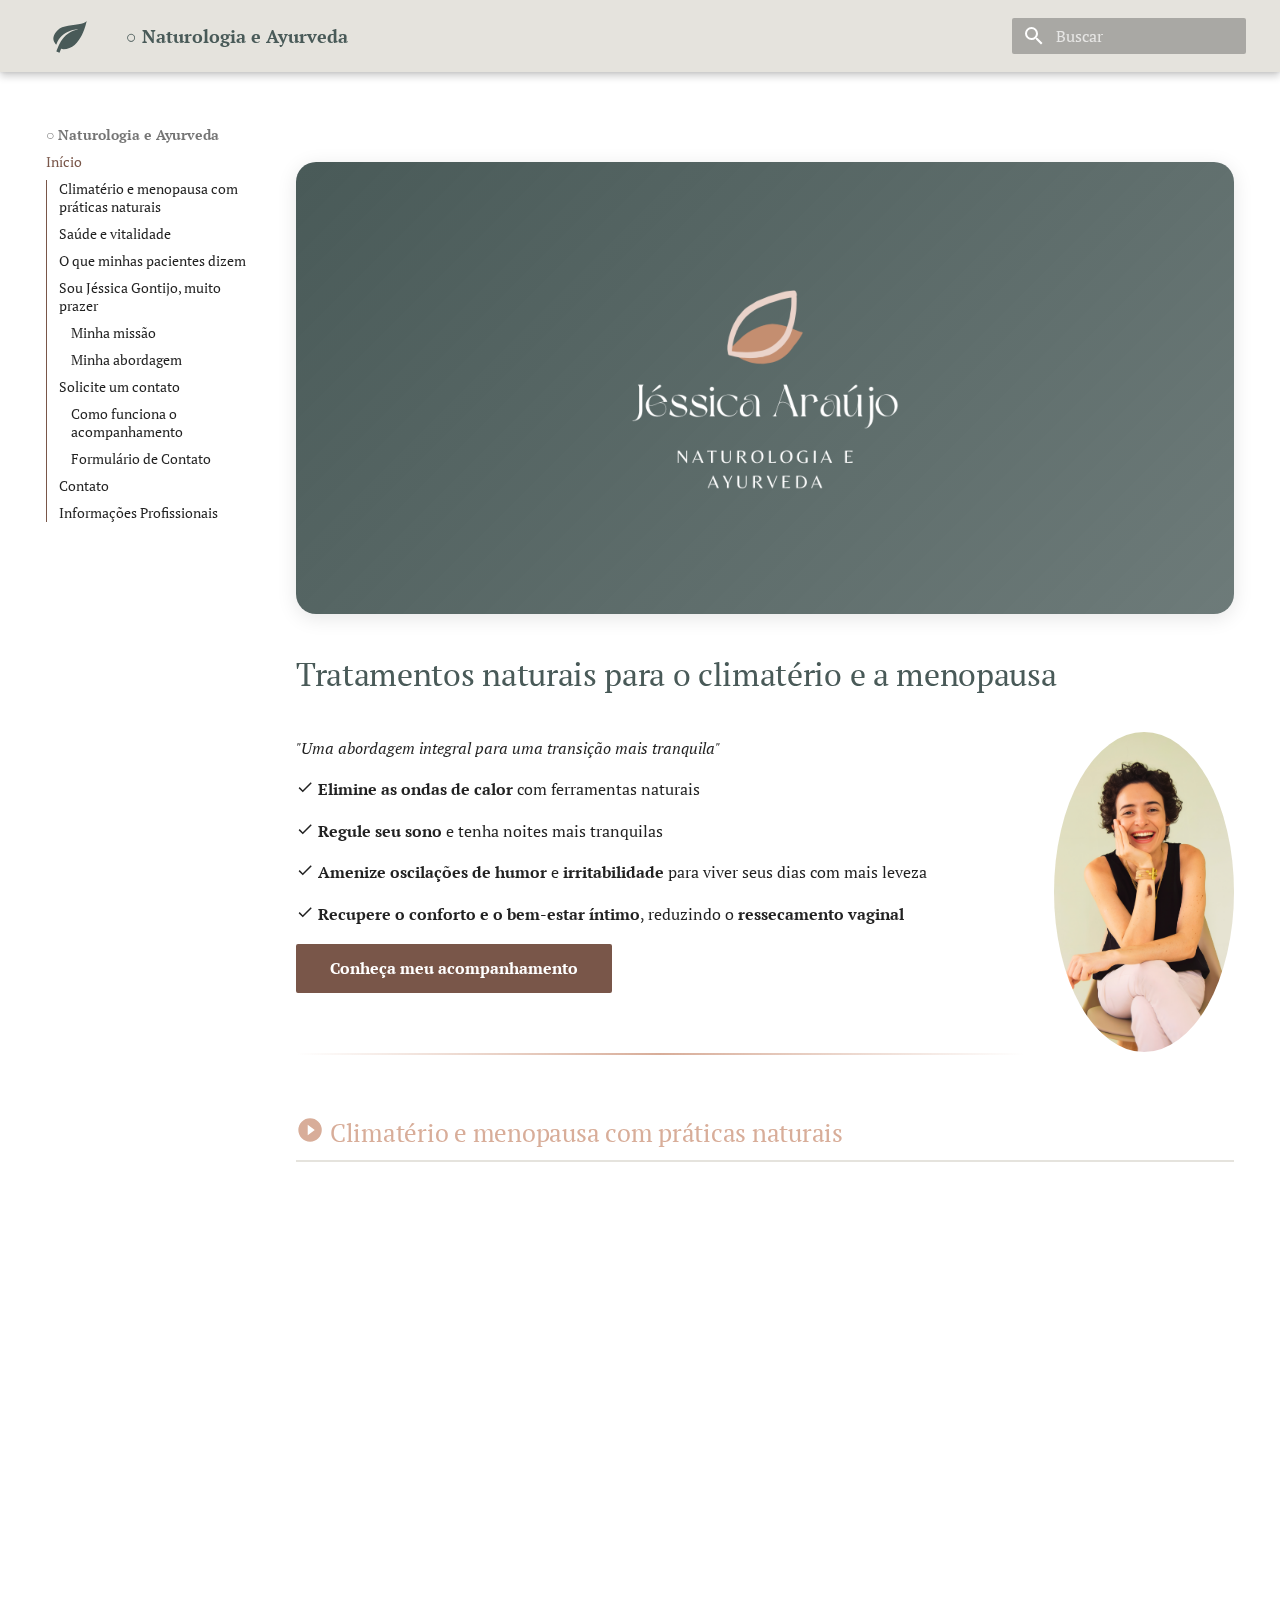
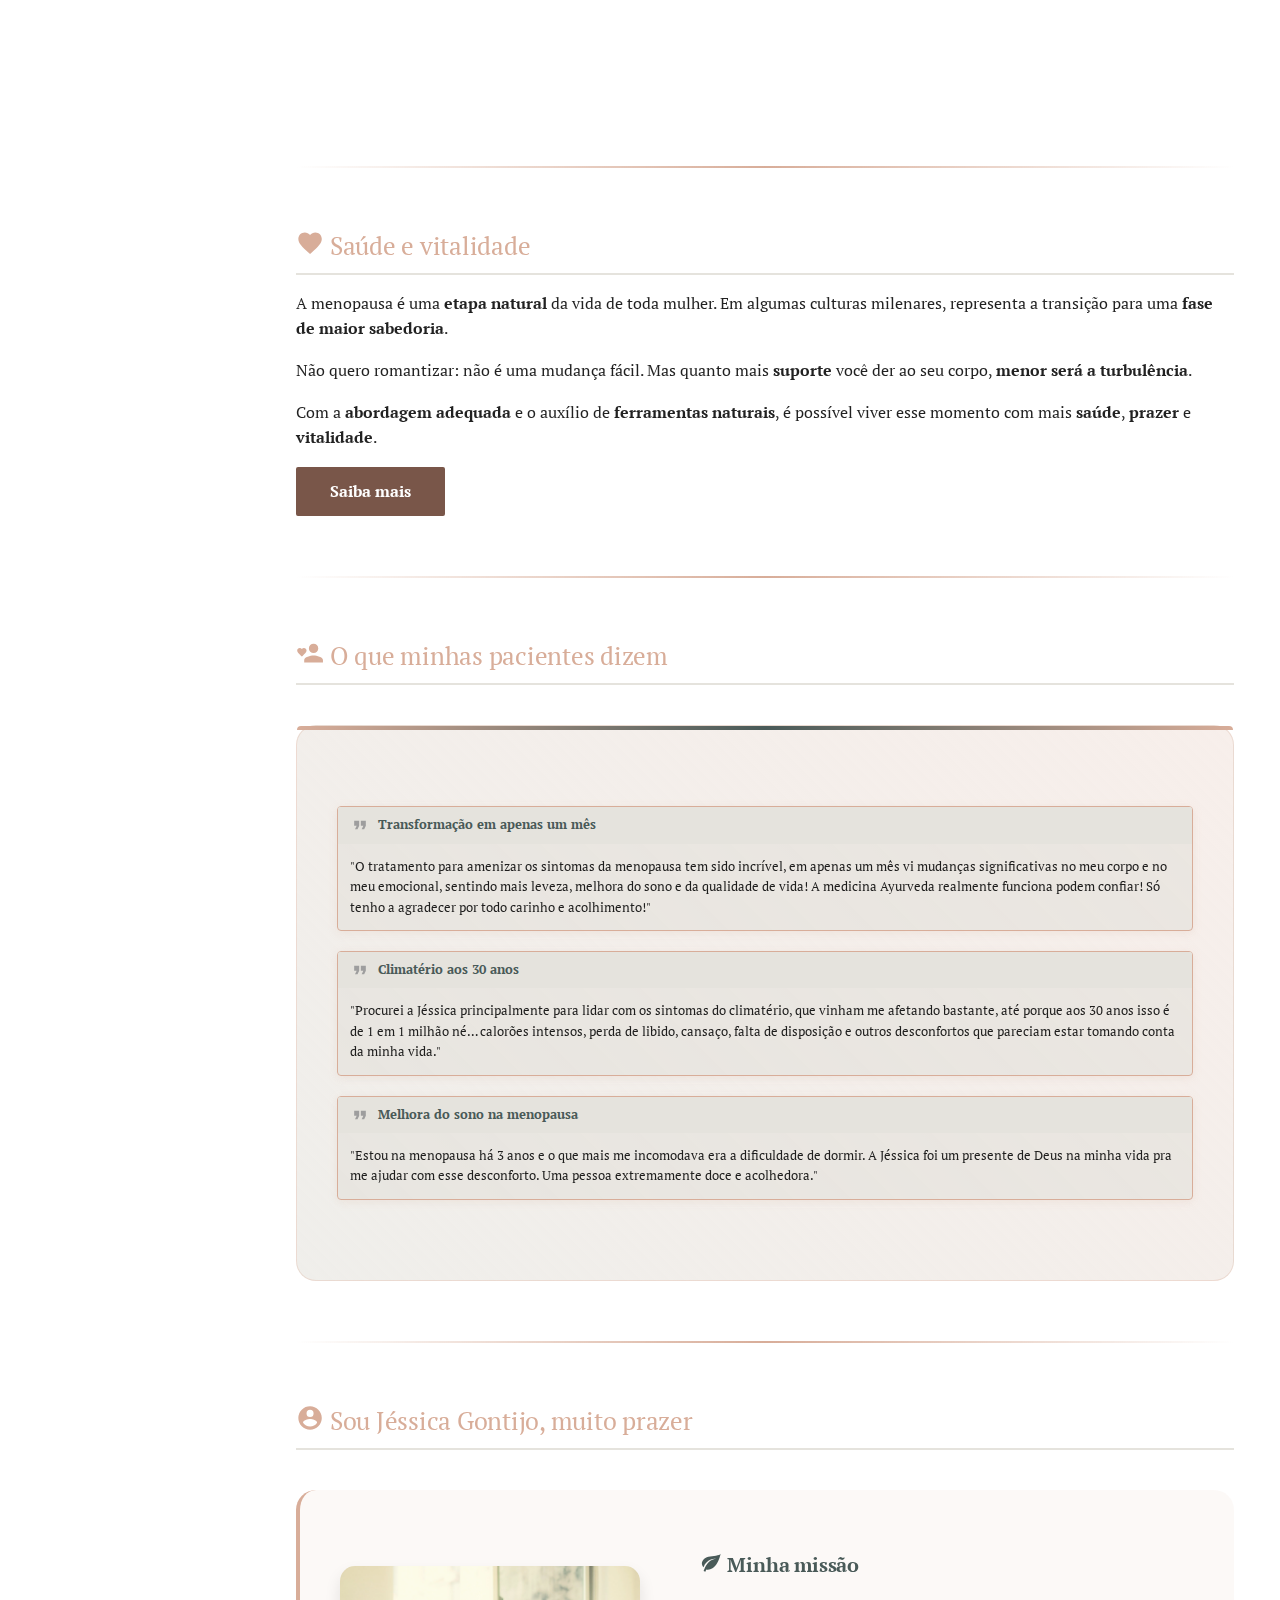
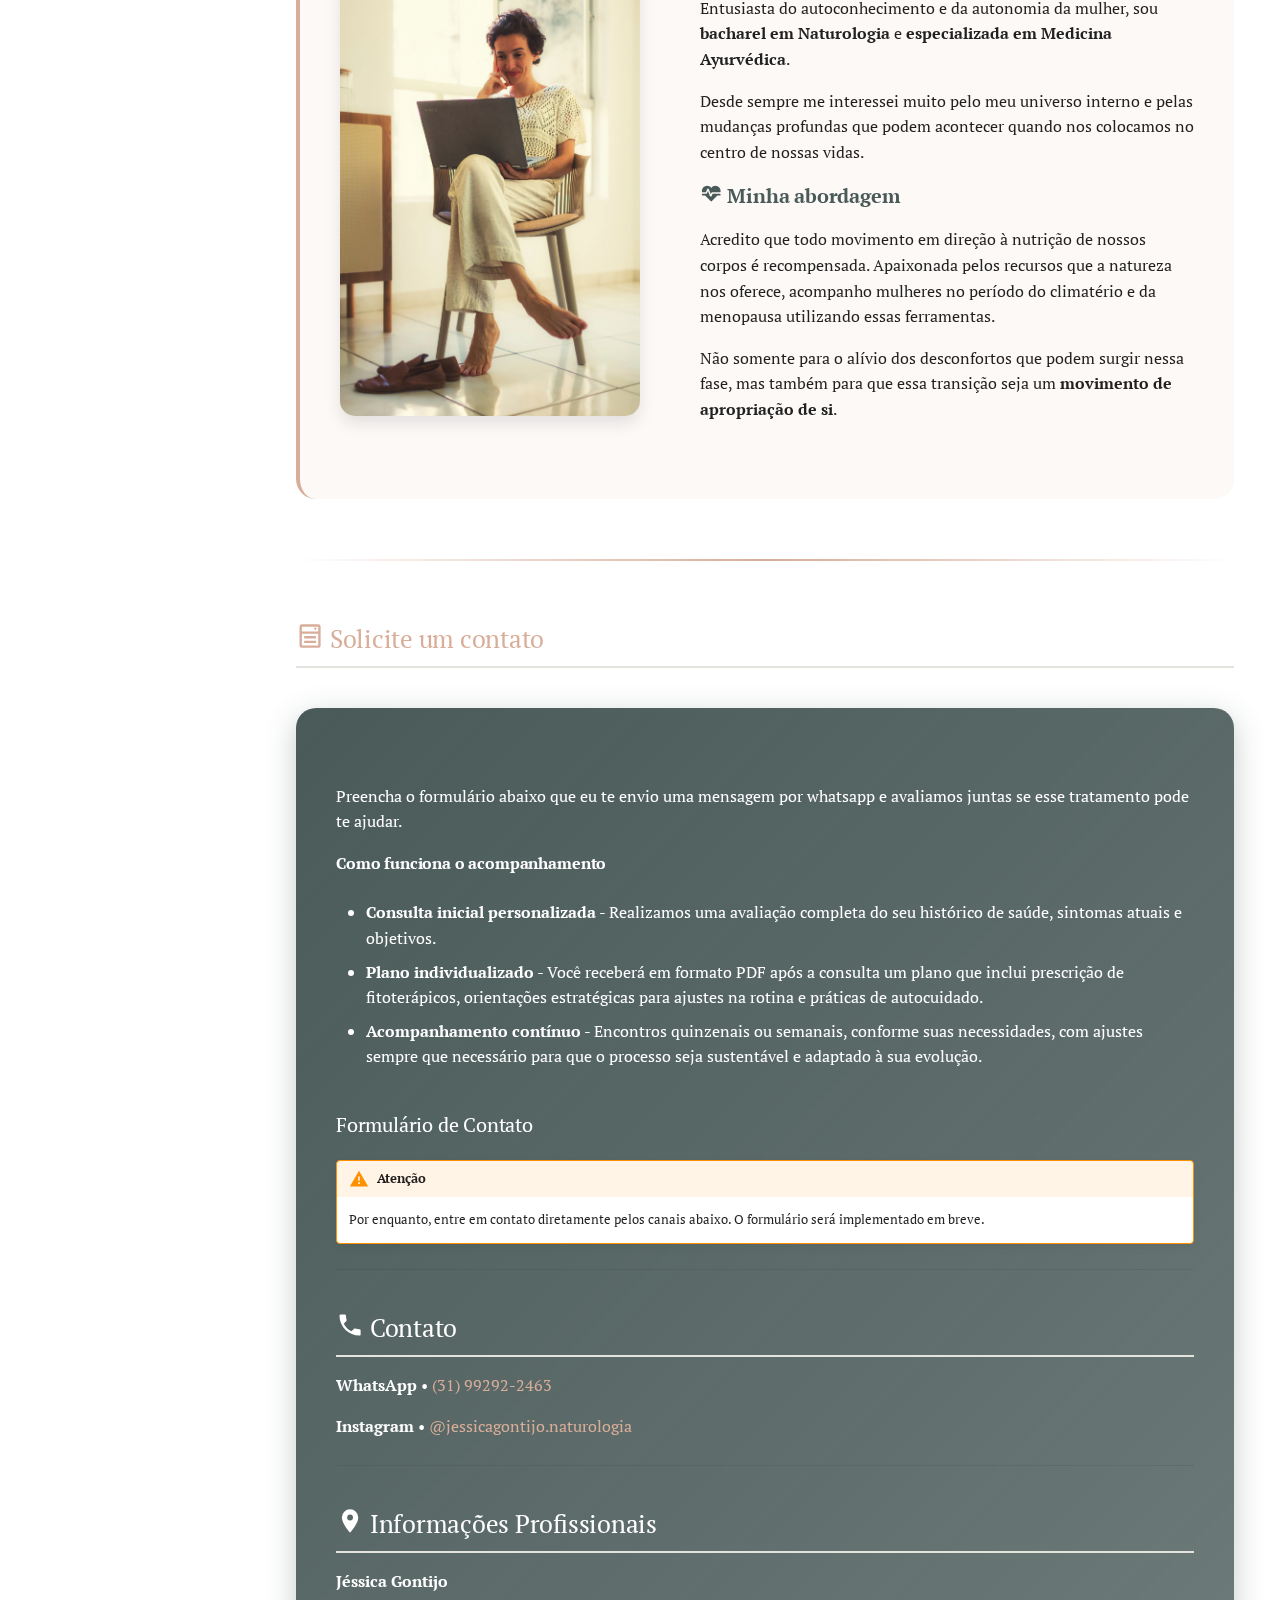
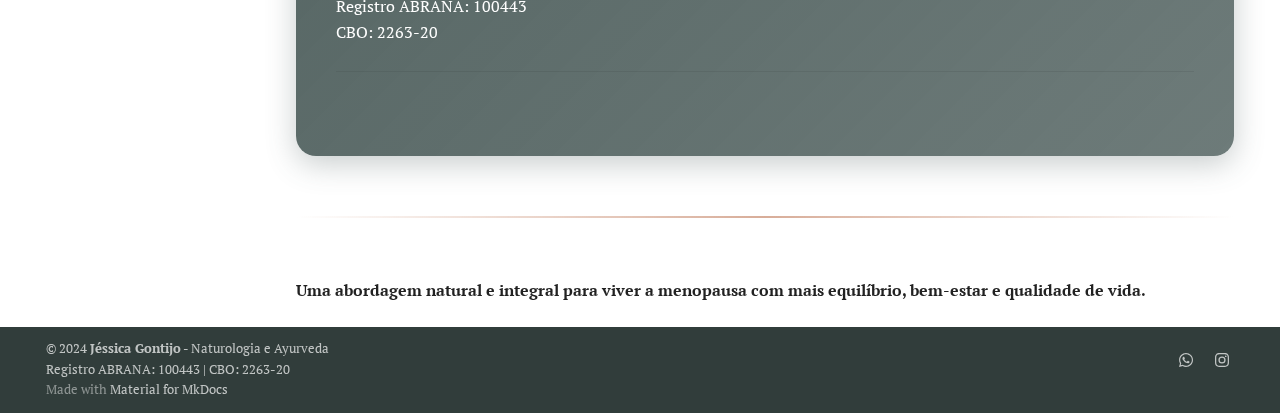
<file: index.html>
<!doctype html>
<html lang="pt" class="no-js">
  <head>
    
      <meta charset="utf-8">
      <meta name="viewport" content="width=device-width,initial-scale=1">
      
        <meta name="description" content="Tratamento natural para sintomas do climatério e menopausa. Utilize a medicina ayurveda e práticas integrativas para recuperar equilíbrio, bem-estar e qualidade de vida.">
      
      
      
        <link rel="canonical" href="https://jessicagontijo.github.io/naturologia/">
      
      
      
      
      <link rel="icon" href="assets/images/favicon.png">
      <meta name="generator" content="mkdocs-1.6.1, mkdocs-material-9.6.16">
    
    
      
        <title>Tratamentos naturais para a menopausa - ○ Naturologia e Ayurveda</title>
      
    
    
      <link rel="stylesheet" href="assets/stylesheets/main.7e37652d.min.css">
      
        
        <link rel="stylesheet" href="assets/stylesheets/palette.06af60db.min.css">
      
      


    
    
      
    
    
      
        
        
        <link rel="preconnect" href="https://fonts.gstatic.com" crossorigin>
        <link rel="stylesheet" href="https://fonts.googleapis.com/css?family=PT+Serif:300,300i,400,400i,700,700i%7CRoboto+Mono:400,400i,700,700i&display=fallback">
        <style>:root{--md-text-font:"PT Serif";--md-code-font:"Roboto Mono"}</style>
      
    
    
      <link rel="stylesheet" href="assets/stylesheets/extra.css">
    
    <script>__md_scope=new URL(".",location),__md_hash=e=>[...e].reduce(((e,_)=>(e<<5)-e+_.charCodeAt(0)),0),__md_get=(e,_=localStorage,t=__md_scope)=>JSON.parse(_.getItem(t.pathname+"."+e)),__md_set=(e,_,t=localStorage,a=__md_scope)=>{try{t.setItem(a.pathname+"."+e,JSON.stringify(_))}catch(e){}}</script>
    
      
  


  
  

<script id="__analytics">function __md_analytics(){function e(){dataLayer.push(arguments)}window.dataLayer=window.dataLayer||[],e("js",new Date),e("config","G-FZ711LHTKY"),document.addEventListener("DOMContentLoaded",(function(){document.forms.search&&document.forms.search.query.addEventListener("blur",(function(){this.value&&e("event","search",{search_term:this.value})}));document$.subscribe((function(){var t=document.forms.feedback;if(void 0!==t)for(var a of t.querySelectorAll("[type=submit]"))a.addEventListener("click",(function(a){a.preventDefault();var n=document.location.pathname,d=this.getAttribute("data-md-value");e("event","feedback",{page:n,data:d}),t.firstElementChild.disabled=!0;var r=t.querySelector(".md-feedback__note [data-md-value='"+d+"']");r&&(r.hidden=!1)})),t.hidden=!1})),location$.subscribe((function(t){e("config","G-FZ711LHTKY",{page_path:t.pathname})}))}));var t=document.createElement("script");t.async=!0,t.src="https://www.googletagmanager.com/gtag/js?id=G-FZ711LHTKY",document.getElementById("__analytics").insertAdjacentElement("afterEnd",t)}</script>
  
    <script>"undefined"!=typeof __md_analytics&&__md_analytics()</script>
  

    
    
    
  </head>
  
  
    
    
    
    
    
    <body dir="ltr" data-md-color-scheme="default" data-md-color-primary="brown" data-md-color-accent="deep-orange">
  
    
    <input class="md-toggle" data-md-toggle="drawer" type="checkbox" id="__drawer" autocomplete="off">
    <input class="md-toggle" data-md-toggle="search" type="checkbox" id="__search" autocomplete="off">
    <label class="md-overlay" for="__drawer"></label>
    <div data-md-component="skip">
      
        
        <a href="#tratamentos-naturais-para-o-climaterio-e-a-menopausa" class="md-skip">
          Pular para conteúdo
        </a>
      
    </div>
    <div data-md-component="announce">
      
    </div>
    
    
      

  

<header class="md-header md-header--shadow" data-md-component="header">
  <nav class="md-header__inner md-grid" aria-label="Cabeçalho">
    <a href="." title="○ Naturologia e Ayurveda" class="md-header__button md-logo" aria-label="○ Naturologia e Ayurveda" data-md-component="logo">
      
  
  <svg xmlns="http://www.w3.org/2000/svg" viewBox="0 0 24 24"><path d="M17 8C8 10 5.9 16.17 3.82 21.34l1.89.66.95-2.3c.48.17.98.3 1.34.3C19 20 22 3 22 3c-1 2-8 2.25-13 3.25S2 11.5 2 13.5s1.75 3.75 1.75 3.75C7 8 17 8 17 8"/></svg>

    </a>
    <label class="md-header__button md-icon" for="__drawer">
      
      <svg xmlns="http://www.w3.org/2000/svg" viewBox="0 0 24 24"><path d="M3 6h18v2H3zm0 5h18v2H3zm0 5h18v2H3z"/></svg>
    </label>
    <div class="md-header__title" data-md-component="header-title">
      <div class="md-header__ellipsis">
        <div class="md-header__topic">
          <span class="md-ellipsis">
            ○ Naturologia e Ayurveda
          </span>
        </div>
        <div class="md-header__topic" data-md-component="header-topic">
          <span class="md-ellipsis">
            
              Tratamentos naturais para a menopausa
            
          </span>
        </div>
      </div>
    </div>
    
      
    
    
    
    
      
      
        <label class="md-header__button md-icon" for="__search">
          
          <svg xmlns="http://www.w3.org/2000/svg" viewBox="0 0 24 24"><path d="M9.5 3A6.5 6.5 0 0 1 16 9.5c0 1.61-.59 3.09-1.56 4.23l.27.27h.79l5 5-1.5 1.5-5-5v-.79l-.27-.27A6.52 6.52 0 0 1 9.5 16 6.5 6.5 0 0 1 3 9.5 6.5 6.5 0 0 1 9.5 3m0 2C7 5 5 7 5 9.5S7 14 9.5 14 14 12 14 9.5 12 5 9.5 5"/></svg>
        </label>
        <div class="md-search" data-md-component="search" role="dialog">
  <label class="md-search__overlay" for="__search"></label>
  <div class="md-search__inner" role="search">
    <form class="md-search__form" name="search">
      <input type="text" class="md-search__input" name="query" aria-label="Buscar" placeholder="Buscar" autocapitalize="off" autocorrect="off" autocomplete="off" spellcheck="false" data-md-component="search-query" required>
      <label class="md-search__icon md-icon" for="__search">
        
        <svg xmlns="http://www.w3.org/2000/svg" viewBox="0 0 24 24"><path d="M9.5 3A6.5 6.5 0 0 1 16 9.5c0 1.61-.59 3.09-1.56 4.23l.27.27h.79l5 5-1.5 1.5-5-5v-.79l-.27-.27A6.52 6.52 0 0 1 9.5 16 6.5 6.5 0 0 1 3 9.5 6.5 6.5 0 0 1 9.5 3m0 2C7 5 5 7 5 9.5S7 14 9.5 14 14 12 14 9.5 12 5 9.5 5"/></svg>
        
        <svg xmlns="http://www.w3.org/2000/svg" viewBox="0 0 24 24"><path d="M20 11v2H8l5.5 5.5-1.42 1.42L4.16 12l7.92-7.92L13.5 5.5 8 11z"/></svg>
      </label>
      <nav class="md-search__options" aria-label="Pesquisar">
        
        <button type="reset" class="md-search__icon md-icon" title="Limpar" aria-label="Limpar" tabindex="-1">
          
          <svg xmlns="http://www.w3.org/2000/svg" viewBox="0 0 24 24"><path d="M19 6.41 17.59 5 12 10.59 6.41 5 5 6.41 10.59 12 5 17.59 6.41 19 12 13.41 17.59 19 19 17.59 13.41 12z"/></svg>
        </button>
      </nav>
      
        <div class="md-search__suggest" data-md-component="search-suggest"></div>
      
    </form>
    <div class="md-search__output">
      <div class="md-search__scrollwrap" tabindex="0" data-md-scrollfix>
        <div class="md-search-result" data-md-component="search-result">
          <div class="md-search-result__meta">
            Inicializando busca
          </div>
          <ol class="md-search-result__list" role="presentation"></ol>
        </div>
      </div>
    </div>
  </div>
</div>
      
    
    
  </nav>
  
</header>
    
    <div class="md-container" data-md-component="container">
      
      
        
          
        
      
      <main class="md-main" data-md-component="main">
        <div class="md-main__inner md-grid">
          
            
              
              <div class="md-sidebar md-sidebar--primary" data-md-component="sidebar" data-md-type="navigation" >
                <div class="md-sidebar__scrollwrap">
                  <div class="md-sidebar__inner">
                    



  

<nav class="md-nav md-nav--primary md-nav--integrated" aria-label="Navegação" data-md-level="0">
  <label class="md-nav__title" for="__drawer">
    <a href="." title="○ Naturologia e Ayurveda" class="md-nav__button md-logo" aria-label="○ Naturologia e Ayurveda" data-md-component="logo">
      
  
  <svg xmlns="http://www.w3.org/2000/svg" viewBox="0 0 24 24"><path d="M17 8C8 10 5.9 16.17 3.82 21.34l1.89.66.95-2.3c.48.17.98.3 1.34.3C19 20 22 3 22 3c-1 2-8 2.25-13 3.25S2 11.5 2 13.5s1.75 3.75 1.75 3.75C7 8 17 8 17 8"/></svg>

    </a>
    ○ Naturologia e Ayurveda
  </label>
  
  <ul class="md-nav__list" data-md-scrollfix>
    
      
      
  
  
    
  
  
  
    <li class="md-nav__item md-nav__item--active">
      
      <input class="md-nav__toggle md-toggle" type="checkbox" id="__toc">
      
      
        
      
      
        <label class="md-nav__link md-nav__link--active" for="__toc">
          
  
  
  <span class="md-ellipsis">
    Início
    
  </span>
  

          <span class="md-nav__icon md-icon"></span>
        </label>
      
      <a href="." class="md-nav__link md-nav__link--active">
        
  
  
  <span class="md-ellipsis">
    Início
    
  </span>
  

      </a>
      
        

<nav class="md-nav md-nav--secondary" aria-label="Índice">
  
  
  
    
  
  
    <label class="md-nav__title" for="__toc">
      <span class="md-nav__icon md-icon"></span>
      Índice
    </label>
    <ul class="md-nav__list" data-md-component="toc" data-md-scrollfix>
      
        <li class="md-nav__item">
  <a href="#climaterio-e-menopausa-com-praticas-naturais" class="md-nav__link">
    <span class="md-ellipsis">
      Climatério e menopausa com práticas naturais
    </span>
  </a>
  
</li>
      
        <li class="md-nav__item">
  <a href="#saude-e-vitalidade" class="md-nav__link">
    <span class="md-ellipsis">
      Saúde e vitalidade
    </span>
  </a>
  
</li>
      
        <li class="md-nav__item">
  <a href="#o-que-minhas-pacientes-dizem" class="md-nav__link">
    <span class="md-ellipsis">
      O que minhas pacientes dizem
    </span>
  </a>
  
</li>
      
        <li class="md-nav__item">
  <a href="#sobre" class="md-nav__link">
    <span class="md-ellipsis">
      Sou Jéssica Gontijo, muito prazer
    </span>
  </a>
  
    <nav class="md-nav" aria-label="Sou Jéssica Gontijo, muito prazer">
      <ul class="md-nav__list">
        
          <li class="md-nav__item">
  <a href="#minha-missao" class="md-nav__link">
    <span class="md-ellipsis">
      Minha missão
    </span>
  </a>
  
</li>
        
          <li class="md-nav__item">
  <a href="#minha-abordagem" class="md-nav__link">
    <span class="md-ellipsis">
      Minha abordagem
    </span>
  </a>
  
</li>
        
      </ul>
    </nav>
  
</li>
      
        <li class="md-nav__item">
  <a href="#contato" class="md-nav__link">
    <span class="md-ellipsis">
      Solicite um contato
    </span>
  </a>
  
    <nav class="md-nav" aria-label="Solicite um contato">
      <ul class="md-nav__list">
        
          <li class="md-nav__item">
  <a href="#como-funciona-o-acompanhamento" class="md-nav__link">
    <span class="md-ellipsis">
      Como funciona o acompanhamento
    </span>
  </a>
  
</li>
        
          <li class="md-nav__item">
  <a href="#formulario-de-contato" class="md-nav__link">
    <span class="md-ellipsis">
      Formulário de Contato
    </span>
  </a>
  
</li>
        
      </ul>
    </nav>
  
</li>
      
        <li class="md-nav__item">
  <a href="#contato_1" class="md-nav__link">
    <span class="md-ellipsis">
      Contato
    </span>
  </a>
  
</li>
      
        <li class="md-nav__item">
  <a href="#informacoes-profissionais" class="md-nav__link">
    <span class="md-ellipsis">
      Informações Profissionais
    </span>
  </a>
  
</li>
      
    </ul>
  
</nav>
      
    </li>
  

    
  </ul>
</nav>
                  </div>
                </div>
              </div>
            
            
          
          
            <div class="md-content" data-md-component="content">
              <article class="md-content__inner md-typeset">
                
                  



<div class="hero-section">
<p><img align="center" alt="Jéssica Gontijo - Naturologia e Ayurveda" src="assets/images/logo/logo%2Bfonte%2Bnova%2B4.webp" width="300" /></p>
</div>
<h1 id="tratamentos-naturais-para-o-climaterio-e-a-menopausa"><strong>Tratamentos naturais para o climatério e a menopausa</strong><a class="headerlink" href="#tratamentos-naturais-para-o-climaterio-e-a-menopausa" title="Permanent link">&para;</a></h1>
<div class="hero-image">
<p><img align="right" alt="Avatar Jéssica" class="hero-avatar" src="assets/images/hero/photo-avatar.webp" width="250" /></p>
</div>
<p><em>"Uma abordagem integral para uma transição mais tranquila"</em></p>
<p><span class="twemoji"><svg xmlns="http://www.w3.org/2000/svg" viewBox="0 0 24 24"><path d="M21 7 9 19l-5.5-5.5 1.41-1.41L9 16.17 19.59 5.59z"/></svg></span> <strong>Elimine as ondas de calor</strong> com ferramentas naturais</p>
<p><span class="twemoji"><svg xmlns="http://www.w3.org/2000/svg" viewBox="0 0 24 24"><path d="M21 7 9 19l-5.5-5.5 1.41-1.41L9 16.17 19.59 5.59z"/></svg></span> <strong>Regule seu sono</strong> e tenha noites mais tranquilas</p>
<p><span class="twemoji"><svg xmlns="http://www.w3.org/2000/svg" viewBox="0 0 24 24"><path d="M21 7 9 19l-5.5-5.5 1.41-1.41L9 16.17 19.59 5.59z"/></svg></span> <strong>Amenize oscilações de humor</strong> e <strong>irritabilidade</strong> para viver seus dias com mais leveza</p>
<p><span class="twemoji"><svg xmlns="http://www.w3.org/2000/svg" viewBox="0 0 24 24"><path d="M21 7 9 19l-5.5-5.5 1.41-1.41L9 16.17 19.59 5.59z"/></svg></span> <strong>Recupere o conforto e o bem-estar íntimo</strong>, reduzindo o <strong>ressecamento vaginal</strong></p>
<p><a class="md-button md-button--primary" href="#contato">Conheça meu acompanhamento</a></p>
<hr />
<h2 id="climaterio-e-menopausa-com-praticas-naturais"><span class="twemoji"><svg xmlns="http://www.w3.org/2000/svg" viewBox="0 0 24 24"><path d="M10 16.5v-9l6 4.5M12 2A10 10 0 0 0 2 12a10 10 0 0 0 10 10 10 10 0 0 0 10-10A10 10 0 0 0 12 2"/></svg></span> <strong>Climatério e menopausa com práticas naturais</strong><a class="headerlink" href="#climaterio-e-menopausa-com-praticas-naturais" title="Permanent link">&para;</a></h2>
<div style="position: relative; padding-bottom: 56.25%; height: 0; overflow: hidden;">
  <iframe src="https://www.youtube.com/embed/BR0vg-rcyB8" 
          style="position: absolute; top: 0; left: 0; width: 100%; height: 100%; border: 0;" 
          allowfullscreen 
          title="Climatério e menopausa com práticas naturais">
  </iframe>
</div>

<hr />
<h2 id="saude-e-vitalidade"><span class="twemoji"><svg xmlns="http://www.w3.org/2000/svg" viewBox="0 0 24 24"><path d="m12 21.35-1.45-1.32C5.4 15.36 2 12.27 2 8.5 2 5.41 4.42 3 7.5 3c1.74 0 3.41.81 4.5 2.08C13.09 3.81 14.76 3 16.5 3 19.58 3 22 5.41 22 8.5c0 3.77-3.4 6.86-8.55 11.53z"/></svg></span> <strong>Saúde e vitalidade</strong><a class="headerlink" href="#saude-e-vitalidade" title="Permanent link">&para;</a></h2>
<p>A menopausa é uma <strong>etapa natural</strong> da vida de toda mulher. Em algumas culturas milenares, representa a transição para uma <strong>fase de maior sabedoria</strong>.</p>
<p>Não quero romantizar: não é uma mudança fácil. Mas quanto mais <strong>suporte</strong> você der ao seu corpo, <strong>menor será a turbulência</strong>.</p>
<p>Com a <strong>abordagem adequada</strong> e o auxílio de <strong>ferramentas naturais</strong>, é possível viver esse momento com mais <strong>saúde</strong>, <strong>prazer</strong> e <strong>vitalidade</strong>.</p>
<p><a class="md-button md-button--primary" href="#sobre">Saiba mais</a></p>
<hr />
<h2 id="o-que-minhas-pacientes-dizem"><span class="twemoji"><svg xmlns="http://www.w3.org/2000/svg" viewBox="0 0 24 24"><path d="M15 14c-2.7 0-8 1.3-8 4v2h16v-2c0-2.7-5.3-4-8-4m0-2a4 4 0 0 0 4-4 4 4 0 0 0-4-4 4 4 0 0 0-4 4 4 4 0 0 0 4 4M5 15l-.6-.5C2.4 12.6 1 11.4 1 9.9c0-1.2 1-2.2 2.2-2.2.7 0 1.4.3 1.8.8.4-.5 1.1-.8 1.8-.8C8 7.7 9 8.6 9 9.9c0 1.5-1.4 2.7-3.4 4.6z"/></svg></span> O que minhas pacientes dizem<a class="headerlink" href="#o-que-minhas-pacientes-dizem" title="Permanent link">&para;</a></h2>
<div class="testimonials-section">
<div class="admonition quote">
<p class="admonition-title">Transformação em apenas um mês</p>
<p>"O tratamento para amenizar os sintomas da menopausa tem sido incrível, em apenas um mês vi mudanças significativas no meu corpo e no meu emocional, sentindo mais leveza, melhora do sono e da qualidade de vida! A medicina Ayurveda realmente funciona podem confiar! Só tenho a agradecer por todo carinho e acolhimento!"</p>
</div>
<div class="admonition quote">
<p class="admonition-title">Climatério aos 30 anos</p>
<p>"Procurei a Jéssica principalmente para lidar com os sintomas do climatério, que vinham me afetando bastante, até porque aos 30 anos isso é de 1 em 1 milhão né… calorões intensos, perda de libido, cansaço, falta de disposição e outros desconfortos que pareciam estar tomando conta da minha vida."</p>
</div>
<div class="admonition quote">
<p class="admonition-title">Melhora do sono na menopausa</p>
<p>"Estou na menopausa há 3 anos e o que mais me incomodava era a dificuldade de dormir. A Jéssica foi um presente de Deus na minha vida pra me ajudar com esse desconforto. Uma pessoa extremamente doce e acolhedora."</p>
</div>
</div>
<hr />
<h2 id="sobre"><span class="twemoji"><svg xmlns="http://www.w3.org/2000/svg" viewBox="0 0 24 24"><path d="M12 19.2c-2.5 0-4.71-1.28-6-3.2.03-2 4-3.1 6-3.1s5.97 1.1 6 3.1a7.23 7.23 0 0 1-6 3.2M12 5a3 3 0 0 1 3 3 3 3 0 0 1-3 3 3 3 0 0 1-3-3 3 3 0 0 1 3-3m0-3A10 10 0 0 0 2 12a10 10 0 0 0 10 10 10 10 0 0 0 10-10c0-5.53-4.5-10-10-10"/></svg></span> <strong>Sou Jéssica Gontijo, muito prazer</strong><a class="headerlink" href="#sobre" title="Permanent link">&para;</a></h2>
<div class="about-section">
<div class="about-image">
<p><img align="left" alt="Jéssica Gontijo - Foto profissional" class="about-photo" src="assets/images/about/phtoto-about.webp" width="300" /></p>
</div>
<div class="about-content">
<h3 id="minha-missao"><span class="twemoji"><svg xmlns="http://www.w3.org/2000/svg" viewBox="0 0 24 24"><path d="M17 8C8 10 5.9 16.17 3.82 21.34l1.89.66.95-2.3c.48.17.98.3 1.34.3C19 20 22 3 22 3c-1 2-8 2.25-13 3.25S2 11.5 2 13.5s1.75 3.75 1.75 3.75C7 8 17 8 17 8"/></svg></span> <strong>Minha missão</strong><a class="headerlink" href="#minha-missao" title="Permanent link">&para;</a></h3>
<p>Entusiasta do autoconhecimento e da autonomia da mulher, sou <strong>bacharel em Naturologia</strong> e <strong>especializada em Medicina Ayurvédica</strong>. </p>
<p>Desde sempre me interessei muito pelo meu universo interno e pelas mudanças profundas que podem acontecer quando nos colocamos no centro de nossas vidas.</p>
<h3 id="minha-abordagem"><span class="twemoji"><svg xmlns="http://www.w3.org/2000/svg" viewBox="0 0 24 24"><path d="M7.5 4A5.5 5.5 0 0 0 2 9.5c0 .5.09 1 .22 1.5H6.3l1.27-3.37c.3-.8 1.48-.88 1.86 0L11.5 13l.59-1.42c.13-.33.48-.58.91-.58h8.78c.13-.5.22-1 .22-1.5A5.5 5.5 0 0 0 16.5 4c-1.86 0-3.5.93-4.5 2.34C11 4.93 9.36 4 7.5 4M3 12.5a1 1 0 0 0-1 1 1 1 0 0 0 1 1h2.44L11 20c1 .9 1 .9 2 0l5.56-5.5H21a1 1 0 0 0 1-1 1 1 0 0 0-1-1h-7.6l-.93 2.3c-.4 1.01-1.55.87-1.92.03L8.5 9.5l-.96 2.33c-.15.38-.49.67-.94.67z"/></svg></span> <strong>Minha abordagem</strong><a class="headerlink" href="#minha-abordagem" title="Permanent link">&para;</a></h3>
<p>Acredito que todo movimento em direção à nutrição de nossos corpos é recompensada. Apaixonada pelos recursos que a natureza nos oferece, acompanho mulheres no período do climatério e da menopausa utilizando essas ferramentas.</p>
<p>Não somente para o alívio dos desconfortos que podem surgir nessa fase, mas também para que essa transição seja um <strong>movimento de apropriação de si</strong>.</p>
</div>
</div>
<hr />
<h2 id="contato"><span class="twemoji"><svg xmlns="http://www.w3.org/2000/svg" viewBox="0 0 24 24"><path d="M15 5h3l-1.5 2zM5 2h14a2 2 0 0 1 2 2v16c0 1.11-.89 2-2 2H5a2 2 0 0 1-2-2V4c0-1.1.9-2 2-2m0 2v4h14V4zm0 16h14V10H5zm2-8h10v2H7zm0 4h10v2H7z"/></svg></span> Solicite um contato<a class="headerlink" href="#contato" title="Permanent link">&para;</a></h2>
<div class="contact-section">
<p>Preencha o formulário abaixo que eu te envio uma mensagem por whatsapp e avaliamos juntas se esse tratamento pode te ajudar.</p>
<h4 id="como-funciona-o-acompanhamento">Como funciona o acompanhamento<a class="headerlink" href="#como-funciona-o-acompanhamento" title="Permanent link">&para;</a></h4>
<ul>
<li>
<p><strong>Consulta inicial personalizada</strong> - Realizamos uma avaliação completa do seu histórico de saúde, sintomas atuais e objetivos.</p>
</li>
<li>
<p><strong>Plano individualizado</strong> - Você receberá em formato PDF após a consulta um plano que inclui prescrição de fitoterápicos, orientações estratégicas para ajustes na rotina e práticas de autocuidado.</p>
</li>
<li>
<p><strong>Acompanhamento contínuo</strong> - Encontros quinzenais ou semanais, conforme suas necessidades, com ajustes sempre que necessário para que o processo seja sustentável e adaptado à sua evolução.</p>
</li>
</ul>
<h3 id="formulario-de-contato">Formulário de Contato<a class="headerlink" href="#formulario-de-contato" title="Permanent link">&para;</a></h3>
<div class="admonition warning">
<p class="admonition-title">Atenção</p>
<p>Por enquanto, entre em contato diretamente pelos canais abaixo. O formulário será implementado em breve.</p>
</div>
<hr />
<h2 id="contato_1"><span class="twemoji"><svg xmlns="http://www.w3.org/2000/svg" viewBox="0 0 24 24"><path d="M6.62 10.79c1.44 2.83 3.76 5.15 6.59 6.59l2.2-2.2c.28-.28.67-.36 1.02-.25 1.12.37 2.32.57 3.57.57a1 1 0 0 1 1 1V20a1 1 0 0 1-1 1A17 17 0 0 1 3 4a1 1 0 0 1 1-1h3.5a1 1 0 0 1 1 1c0 1.25.2 2.45.57 3.57.11.35.03.74-.25 1.02z"/></svg></span> Contato<a class="headerlink" href="#contato_1" title="Permanent link">&para;</a></h2>
<p><strong>WhatsApp</strong> • <a href="https://wa.me/5531992922463">(31) 99292-2463</a></p>
<p><strong>Instagram</strong> • <a href="https://instagram.com/jessicagontijo.naturologia">@jessicagontijo.naturologia</a></p>
<hr />
<h2 id="informacoes-profissionais"><span class="twemoji"><svg xmlns="http://www.w3.org/2000/svg" viewBox="0 0 24 24"><path d="M12 11.5A2.5 2.5 0 0 1 9.5 9 2.5 2.5 0 0 1 12 6.5 2.5 2.5 0 0 1 14.5 9a2.5 2.5 0 0 1-2.5 2.5M12 2a7 7 0 0 0-7 7c0 5.25 7 13 7 13s7-7.75 7-13a7 7 0 0 0-7-7"/></svg></span> Informações Profissionais<a class="headerlink" href="#informacoes-profissionais" title="Permanent link">&para;</a></h2>
<p><strong>Jéssica Gontijo</strong><br />
Registro ABRANA: 100443<br />
CBO: 2263-20</p>
<hr />
</div>
<hr />
<p><strong>Uma abordagem natural e integral para viver a menopausa com mais equilíbrio, bem-estar e qualidade de vida.</strong></p>







  
  



  




                
              </article>
            </div>
          
          
<script>var target=document.getElementById(location.hash.slice(1));target&&target.name&&(target.checked=target.name.startsWith("__tabbed_"))</script>
        </div>
        
      </main>
      
        <footer class="md-footer">
  
  <div class="md-footer-meta md-typeset">
    <div class="md-footer-meta__inner md-grid">
      <div class="md-copyright">
  
    <div class="md-copyright__highlight">
      &copy; 2024 <strong>Jéssica Gontijo</strong> - Naturologia e Ayurveda<br>
Registro ABRANA: 100443 | CBO: 2263-20

    </div>
  
  
    Made with
    <a href="https://squidfunk.github.io/mkdocs-material/" target="_blank" rel="noopener">
      Material for MkDocs
    </a>
  
</div>
      
        <div class="md-social">
  
    
    
    
    
    <a href="https://wa.me/5531992922463" target="_blank" rel="noopener" title="WhatsApp" class="md-social__link">
      <svg xmlns="http://www.w3.org/2000/svg" viewBox="0 0 448 512"><!--! Font Awesome Free 7.0.0 by @fontawesome - https://fontawesome.com License - https://fontawesome.com/license/free (Icons: CC BY 4.0, Fonts: SIL OFL 1.1, Code: MIT License) Copyright 2025 Fonticons, Inc.--><path fill="currentColor" d="M380.9 97.1C339 55.1 283.2 32 223.9 32c-122.4 0-222 99.6-222 222 0 39.1 10.2 77.3 29.6 111L0 480l117.7-30.9c32.4 17.7 68.9 27 106.1 27h.1c122.3 0 224.1-99.6 224.1-222 0-59.3-25.2-115-67.1-157m-157 341.6c-33.2 0-65.7-8.9-94-25.7l-6.7-4-69.8 18.3L72 359.2l-4.4-7c-18.5-29.4-28.2-63.3-28.2-98.2 0-101.7 82.8-184.5 184.6-184.5 49.3 0 95.6 19.2 130.4 54.1s56.2 81.2 56.1 130.5c0 101.8-84.9 184.6-186.6 184.6m101.2-138.2c-5.5-2.8-32.8-16.2-37.9-18-5.1-1.9-8.8-2.8-12.5 2.8s-14.3 18-17.6 21.8c-3.2 3.7-6.5 4.2-12 1.4-32.6-16.3-54-29.1-75.5-66-5.7-9.8 5.7-9.1 16.3-30.3 1.8-3.7.9-6.9-.5-9.7s-12.5-30.1-17.1-41.2c-4.5-10.8-9.1-9.3-12.5-9.5-3.2-.2-6.9-.2-10.6-.2s-9.7 1.4-14.8 6.9c-5.1 5.6-19.4 19-19.4 46.3s19.9 53.7 22.6 57.4c2.8 3.7 39.1 59.7 94.8 83.8 35.2 15.2 49 16.5 66.6 13.9 10.7-1.6 32.8-13.4 37.4-26.4s4.6-24.1 3.2-26.4c-1.3-2.5-5-3.9-10.5-6.6"/></svg>
    </a>
  
    
    
    
    
    <a href="https://instagram.com/jessicagontijo.naturologia" target="_blank" rel="noopener" title="Instagram" class="md-social__link">
      <svg xmlns="http://www.w3.org/2000/svg" viewBox="0 0 448 512"><!--! Font Awesome Free 7.0.0 by @fontawesome - https://fontawesome.com License - https://fontawesome.com/license/free (Icons: CC BY 4.0, Fonts: SIL OFL 1.1, Code: MIT License) Copyright 2025 Fonticons, Inc.--><path fill="currentColor" d="M224.3 141a115 115 0 1 0-.6 230 115 115 0 1 0 .6-230m-.6 40.4a74.6 74.6 0 1 1 .6 149.2 74.6 74.6 0 1 1-.6-149.2m93.4-45.1a26.8 26.8 0 1 1 53.6 0 26.8 26.8 0 1 1-53.6 0m129.7 27.2c-1.7-35.9-9.9-67.7-36.2-93.9-26.2-26.2-58-34.4-93.9-36.2-37-2.1-147.9-2.1-184.9 0-35.8 1.7-67.6 9.9-93.9 36.1s-34.4 58-36.2 93.9c-2.1 37-2.1 147.9 0 184.9 1.7 35.9 9.9 67.7 36.2 93.9s58 34.4 93.9 36.2c37 2.1 147.9 2.1 184.9 0 35.9-1.7 67.7-9.9 93.9-36.2 26.2-26.2 34.4-58 36.2-93.9 2.1-37 2.1-147.8 0-184.8M399 388c-7.8 19.6-22.9 34.7-42.6 42.6-29.5 11.7-99.5 9-132.1 9s-102.7 2.6-132.1-9c-19.6-7.8-34.7-22.9-42.6-42.6-11.7-29.5-9-99.5-9-132.1s-2.6-102.7 9-132.1c7.8-19.6 22.9-34.7 42.6-42.6 29.5-11.7 99.5-9 132.1-9s102.7-2.6 132.1 9c19.6 7.8 34.7 22.9 42.6 42.6 11.7 29.5 9 99.5 9 132.1s2.7 102.7-9 132.1"/></svg>
    </a>
  
</div>
      
    </div>
  </div>
</footer>
      
    </div>
    <div class="md-dialog" data-md-component="dialog">
      <div class="md-dialog__inner md-typeset"></div>
    </div>
    
    
    
      
      <script id="__config" type="application/json">{"base": ".", "features": ["navigation.instant", "navigation.instant.prefetch", "navigation.tracking", "header.autohide", "search.highlight", "search.suggest", "content.code.copy", "content.action.edit", "content.action.view", "toc.integrate"], "search": "assets/javascripts/workers/search.d50fe291.min.js", "tags": null, "translations": {"clipboard.copied": "Copiado para \u00e1rea de transfer\u00eancia", "clipboard.copy": "Copiar para \u00e1rea de transfer\u00eancia", "search.result.more.one": "mais 1 nesta p\u00e1gina", "search.result.more.other": "# mais nesta p\u00e1gina", "search.result.none": "Nenhum documento encontrado", "search.result.one": "1 documento encontrado", "search.result.other": "# documentos encontrados", "search.result.placeholder": "Digite para iniciar a busca", "search.result.term.missing": "Ausente", "select.version": "Selecione a vers\u00e3o"}, "version": null}</script>
    
    
      <script src="assets/javascripts/bundle.50899def.min.js"></script>
      
    
  </body>
</html>
</file>
<file: assets/stylesheets/extra.css>
/* Estilos customizados para o site da Jéssica Gontijo */

/* ===== PALETA DE CORES PERSONALIZADA ===== */
:root {
  /* Cores do site original da Jéssica Gontijo */
  --custom-primary: #e5e3dd;        /* Cor primária (bege claro) */
  --custom-accent: #d8ad99;         /* Cor de destaque (rosé/salmão) */
  --custom-light-accent: #ffffff;   /* Accent claro (branco) */
  --custom-dark-bg: #495a58;        /* Fundo escuro (verde acinzentado) */
  --custom-white: #ffffff;          /* Branco */
  --custom-black: #000000;          /* Preto */
  --custom-text: #333333;           /* Cor do texto principal */
  --custom-text-light: #666666;     /* Texto mais claro */
  
  /* Sobrescrevendo variáveis do Material Theme */
  --md-primary-fg-color: var(--custom-accent);
  --md-primary-fg-color--light: var(--custom-primary);
  --md-primary-fg-color--dark: var(--custom-dark-bg);
  --md-accent-fg-color: var(--custom-accent);
  --md-accent-fg-color--transparent: rgba(216, 173, 153, 0.1);
  
  /* Cores de texto */
  --md-default-fg-color: var(--custom-text);
  --md-default-fg-color--light: var(--custom-text-light);
  --md-default-fg-color--lighter: rgba(51, 51, 51, 0.32);
  --md-default-fg-color--lightest: rgba(51, 51, 51, 0.07);
  
  /* Cores de fundo */
  --md-default-bg-color: var(--custom-white);
  --md-code-bg-color: var(--custom-primary);
  
  /* Cores para admonitions */
  --md-admonition-bg-color: rgba(229, 227, 221, 0.1);
  --md-admonition-fg-color: var(--custom-text);
}

/* Seção Hero */
.hero-section {
    text-align: center;
    margin-bottom: 2rem;
}

.hero-section img {
    max-width: 300px;
    height: auto;
    margin: 0 auto;
}

.hero-image {
    float: right;
    margin: -1rem 0 1rem 1.5rem;
    max-width: 180px;
    width: 180px;
}

.hero-image img {
    border-radius: 50%;
    box-shadow: 0 4px 12px rgba(255, 255, 255, 0.2);
    transition: transform 0.3s ease;
    width: 100%;
    height: auto;
}

.hero-image img:hover {
    transform: scale(1.03);
}

/* Seção Sobre */
.about-section {
    display: flex;
    gap: 2rem;
    align-items: flex-start;
    margin: 2rem 0;
}

.about-image {
    flex: 0 0 300px;
}

.about-image img {
    border-radius: 15px;
    box-shadow: 0 8px 16px rgba(0,0,0,0.1);
    width: 100%;
    height: auto;
}

.about-content {
    flex: 1;
    padding-left: 1rem;
}

.about-content h3 {
    margin-top: 0;
    color: var(--md-primary-fg-color);
}

/* Responsividade */
@media (max-width: 768px) {
    .hero-image {
        float: none;
        margin: 1rem auto;
        display: block;
        text-align: center;
        max-width: 150px;
        width: 150px;
    }
    
    .about-section {
        flex-direction: column;
        text-align: center;
    }
    
    .about-image {
        flex: none;
        max-width: 250px;
        margin: 0 auto;
    }
    
    .about-content {
        padding-left: 0;
        margin-top: 1rem;
    }
}

/* ===== ESTILOS COM PALETA PERSONALIZADA ===== */

/* Admonitions personalizados */
.md-typeset .admonition.tip {
    border-left-color: var(--custom-accent);
    background-color: rgba(216, 173, 153, 0.05);
}

.md-typeset .admonition.tip .admonition-title {
    background-color: rgba(216, 173, 153, 0.1);
    color: var(--custom-dark-bg);
}

.md-typeset .admonition.quote {
    border-left-color: var(--custom-accent);
    background-color: rgba(229, 227, 221, 0.3);
}

.md-typeset .admonition.quote .admonition-title {
    background-color: var(--custom-primary);
    color: var(--custom-dark-bg);
}

.md-typeset .admonition.info {
    border-left-color: var(--custom-dark-bg);
    background-color: rgba(73, 90, 88, 0.05);
}

.md-typeset .admonition.info .admonition-title {
    background-color: rgba(73, 90, 88, 0.1);
    color: var(--custom-dark-bg);
}

/* Botões personalizados */
.md-button {
    transition: all 0.3s ease;
    background-color: var(--custom-accent);
    color: white;
    border: none;
}

.md-button:hover {
    transform: translateY(-2px);
    box-shadow: 0 4px 8px rgba(216, 173, 153, 0.3);
    background-color: var(--custom-dark-bg);
}

.md-button--primary {
    background-color: var(--custom-accent);
    color: white;
}

.md-button--primary:hover {
    background-color: var(--custom-dark-bg);
}

/* Headers personalizados */
.md-typeset h1 {
    color: var(--custom-dark-bg);
}

.md-typeset h2 {
    color: var(--custom-accent);
    border-bottom: 2px solid var(--custom-primary);
    padding-bottom: 0.5rem;
}

.md-typeset h3 {
    color: var(--custom-dark-bg);
}

/* Links personalizados */
.md-typeset a {
    color: var(--custom-accent);
}

.md-typeset a:hover {
    color: var(--custom-dark-bg);
}

/* Separadores das seções */
.md-content__inner > hr {
    margin: 3rem 0;
    border: none;
    height: 2px;
    background: linear-gradient(90deg, transparent, var(--custom-accent), transparent);
}

/* Footer personalizado */
.md-footer {
    background-color: var(--custom-dark-bg);
    color: var(--custom-white);
}

/* Header personalizado */
.md-header {
    background-color: var(--custom-primary);
    color: var(--custom-dark-bg);
}

.md-header__title {
    color: var(--custom-dark-bg);
}

/* Ícone personalizado no header */
.md-header__button.md-logo {
    margin: 0.4rem;
}

.md-header__button.md-logo img,
.md-header__button.md-logo svg {
    width: 2rem;
    height: 2rem;
    fill: var(--custom-dark-bg);
}



/* ===== SEÇÕES COM FUNDOS PERSONALIZADOS ===== */

/* Seção Hero com fundo mais escuro para contraste */
.hero-section {
    background: linear-gradient(135deg, var(--custom-dark-bg) 0%, rgba(73, 90, 88, 0.8) 100%);
    padding: 3rem 2rem;
    margin: 2rem 0;
    border-radius: 20px;
    box-shadow: 0 4px 20px rgba(0,0,0,0.1);
    color: white;
}

/* Texto da seção hero em branco para contraste */
.hero-section h1 {
    color: white !important;
}

.hero-section p,
.hero-section em {
    color: rgba(255, 255, 255, 0.9);
}

/* Checkmarks em cor accent para destaque */
.hero-section .md-typeset :is(.emojione,.gemoji,.noto) {
    color: var(--custom-accent);
}

/* Botão na seção hero com destaque e centralizado */
.hero-section .md-button {
    background-color: var(--custom-accent);
    color: white;
    border: 2px solid var(--custom-accent);
    font-weight: 600;
    box-shadow: 0 4px 15px rgba(216, 173, 153, 0.3);
    display: block;
    margin: 2rem auto 0 auto;
    width: fit-content;
}

.hero-section .md-button:hover {
    background-color: white;
    color: var(--custom-dark-bg);
    border-color: white;
    transform: translateY(-3px);
    box-shadow: 0 6px 20px rgba(255, 255, 255, 0.2);
}

/* Seção Sobre com fundo alternativo */
.about-section {
    background: rgba(216, 173, 153, 0.08);
    padding: 3rem 2rem;
    margin: 2rem 0;
    border-radius: 20px;
    border-left: 4px solid var(--custom-accent);
}

/* Admonitions com fundos mais destacados */
.md-typeset .admonition.tip {
    background: linear-gradient(135deg, rgba(216, 173, 153, 0.1) 0%, rgba(229, 227, 221, 0.2) 100%);
    border: 1px solid rgba(216, 173, 153, 0.2);
    box-shadow: 0 2px 10px rgba(216, 173, 153, 0.1);
}

.md-typeset .admonition.quote {
    background: rgba(229, 227, 221, 0.7);
    border: 1px solid var(--custom-accent);
    box-shadow: 0 2px 10px rgba(216, 173, 153, 0.2);
}

/* Quotes dentro da seção de depoimentos com fundo mais forte */
.testimonials-section .md-typeset .admonition.quote {
    background: rgba(255, 255, 255, 0.8);
    border: 1px solid var(--custom-accent);
    box-shadow: 0 4px 15px rgba(216, 173, 153, 0.2);
}

.testimonials-section .md-typeset .admonition.quote .admonition-title {
    background-color: var(--custom-accent);
    color: white;
    font-weight: 600;
}

.md-typeset .admonition.info {
    background: linear-gradient(135deg, rgba(73, 90, 88, 0.08) 0%, rgba(229, 227, 221, 0.1) 100%);
    border: 1px solid rgba(73, 90, 88, 0.2);
    box-shadow: 0 2px 10px rgba(73, 90, 88, 0.1);
}

/* Seção de depoimentos com fundo mais contrastante */
.testimonials-section {
    background: linear-gradient(45deg, rgba(229, 227, 221, 0.6) 0%, rgba(216, 173, 153, 0.2) 100%);
    padding: 3rem 2rem;
    margin: 2rem 0;
    border-radius: 20px;
    position: relative;
    border: 1px solid rgba(216, 173, 153, 0.3);
}

.testimonials-section::before {
    content: '';
    position: absolute;
    top: 0;
    left: 0;
    right: 0;
    height: 4px;
    background: linear-gradient(90deg, var(--custom-accent), var(--custom-dark-bg), var(--custom-accent));
    border-radius: 20px 20px 0 0;
}

/* Título da seção depoimentos com melhor contraste */
.testimonials-section h2 {
    color: var(--custom-dark-bg) !important;
    text-shadow: 0 1px 2px rgba(255, 255, 255, 0.8);
}

/* Seção de contato com destaque */
.contact-section {
    background: linear-gradient(135deg, var(--custom-dark-bg) 0%, rgba(73, 90, 88, 0.8) 100%);
    color: white;
    padding: 3rem 2rem;
    margin: 2rem 0;
    border-radius: 20px;
    box-shadow: 0 8px 30px rgba(73, 90, 88, 0.3);
}

.contact-section h2,
.contact-section h3,
.contact-section h4 {
    color: white !important;
}

.contact-section .md-typeset a {
    color: var(--custom-accent);
    font-weight: 600;
}

.contact-section .md-typeset a:hover {
    color: var(--custom-primary);
}
</file>
<file: assets/stylesheets/main.7e37652d.min.css>
@charset "UTF-8";html{-webkit-text-size-adjust:none;-moz-text-size-adjust:none;text-size-adjust:none;box-sizing:border-box}*,:after,:before{box-sizing:inherit}@media (prefers-reduced-motion){*,:after,:before{transition:none!important}}body{margin:0}a,button,input,label{-webkit-tap-highlight-color:transparent}a{color:inherit;text-decoration:none}hr{border:0;box-sizing:initial;display:block;height:.05rem;overflow:visible;padding:0}small{font-size:80%}sub,sup{line-height:1em}img{border-style:none}table{border-collapse:initial;border-spacing:0}td,th{font-weight:400;vertical-align:top}button{background:#0000;border:0;font-family:inherit;font-size:inherit;margin:0;padding:0}input{border:0;outline:none}:root{--md-primary-fg-color:#4051b5;--md-primary-fg-color--light:#5d6cc0;--md-primary-fg-color--dark:#303fa1;--md-primary-bg-color:#fff;--md-primary-bg-color--light:#ffffffb3;--md-accent-fg-color:#526cfe;--md-accent-fg-color--transparent:#526cfe1a;--md-accent-bg-color:#fff;--md-accent-bg-color--light:#ffffffb3}[data-md-color-scheme=default]{color-scheme:light}[data-md-color-scheme=default] img[src$="#gh-dark-mode-only"],[data-md-color-scheme=default] img[src$="#only-dark"]{display:none}:root,[data-md-color-scheme=default]{--md-hue:225deg;--md-default-fg-color:#000000de;--md-default-fg-color--light:#0000008a;--md-default-fg-color--lighter:#00000052;--md-default-fg-color--lightest:#00000012;--md-default-bg-color:#fff;--md-default-bg-color--light:#ffffffb3;--md-default-bg-color--lighter:#ffffff4d;--md-default-bg-color--lightest:#ffffff1f;--md-code-fg-color:#36464e;--md-code-bg-color:#f5f5f5;--md-code-hl-color:#4287ff;--md-code-hl-color--light:#4287ff1a;--md-code-hl-number-color:#d52a2a;--md-code-hl-special-color:#db1457;--md-code-hl-function-color:#a846b9;--md-code-hl-constant-color:#6e59d9;--md-code-hl-keyword-color:#3f6ec6;--md-code-hl-string-color:#1c7d4d;--md-code-hl-name-color:var(--md-code-fg-color);--md-code-hl-operator-color:var(--md-default-fg-color--light);--md-code-hl-punctuation-color:var(--md-default-fg-color--light);--md-code-hl-comment-color:var(--md-default-fg-color--light);--md-code-hl-generic-color:var(--md-default-fg-color--light);--md-code-hl-variable-color:var(--md-default-fg-color--light);--md-typeset-color:var(--md-default-fg-color);--md-typeset-a-color:var(--md-primary-fg-color);--md-typeset-del-color:#f5503d26;--md-typeset-ins-color:#0bd57026;--md-typeset-kbd-color:#fafafa;--md-typeset-kbd-accent-color:#fff;--md-typeset-kbd-border-color:#b8b8b8;--md-typeset-mark-color:#ffff0080;--md-typeset-table-color:#0000001f;--md-typeset-table-color--light:rgba(0,0,0,.035);--md-admonition-fg-color:var(--md-default-fg-color);--md-admonition-bg-color:var(--md-default-bg-color);--md-warning-fg-color:#000000de;--md-warning-bg-color:#ff9;--md-footer-fg-color:#fff;--md-footer-fg-color--light:#ffffffb3;--md-footer-fg-color--lighter:#ffffff73;--md-footer-bg-color:#000000de;--md-footer-bg-color--dark:#00000052;--md-shadow-z1:0 0.2rem 0.5rem #0000000d,0 0 0.05rem #0000001a;--md-shadow-z2:0 0.2rem 0.5rem #0000001a,0 0 0.05rem #00000040;--md-shadow-z3:0 0.2rem 0.5rem #0003,0 0 0.05rem #00000059}.md-icon svg{fill:currentcolor;display:block;height:1.2rem;width:1.2rem}body{-webkit-font-smoothing:antialiased;-moz-osx-font-smoothing:grayscale;--md-text-font-family:var(--md-text-font,_),-apple-system,BlinkMacSystemFont,Helvetica,Arial,sans-serif;--md-code-font-family:var(--md-code-font,_),SFMono-Regular,Consolas,Menlo,monospace}aside,body,input{font-feature-settings:"kern","liga";color:var(--md-typeset-color);font-family:var(--md-text-font-family)}code,kbd,pre{font-feature-settings:"kern";font-family:var(--md-code-font-family)}:root{--md-typeset-table-sort-icon:url('data:image/svg+xml;charset=utf-8,<svg xmlns="http://www.w3.org/2000/svg" viewBox="0 0 24 24"><path d="m18 21-4-4h3V7h-3l4-4 4 4h-3v10h3M2 19v-2h10v2M2 13v-2h7v2M2 7V5h4v2z"/></svg>');--md-typeset-table-sort-icon--asc:url('data:image/svg+xml;charset=utf-8,<svg xmlns="http://www.w3.org/2000/svg" viewBox="0 0 24 24"><path d="M19 17h3l-4 4-4-4h3V3h2M2 17h10v2H2M6 5v2H2V5m0 6h7v2H2z"/></svg>');--md-typeset-table-sort-icon--desc:url('data:image/svg+xml;charset=utf-8,<svg xmlns="http://www.w3.org/2000/svg" viewBox="0 0 24 24"><path d="M19 7h3l-4-4-4 4h3v14h2M2 17h10v2H2M6 5v2H2V5m0 6h7v2H2z"/></svg>')}.md-typeset{-webkit-print-color-adjust:exact;color-adjust:exact;font-size:.8rem;line-height:1.6;overflow-wrap:break-word}@media print{.md-typeset{font-size:.68rem}}.md-typeset blockquote,.md-typeset dl,.md-typeset figure,.md-typeset ol,.md-typeset pre,.md-typeset ul{margin-bottom:1em;margin-top:1em}.md-typeset h1{color:var(--md-default-fg-color--light);font-size:2em;line-height:1.3;margin:0 0 1.25em}.md-typeset h1,.md-typeset h2{font-weight:300;letter-spacing:-.01em}.md-typeset h2{font-size:1.5625em;line-height:1.4;margin:1.6em 0 .64em}.md-typeset h3{font-size:1.25em;font-weight:400;letter-spacing:-.01em;line-height:1.5;margin:1.6em 0 .8em}.md-typeset h2+h3{margin-top:.8em}.md-typeset h4{font-weight:700;letter-spacing:-.01em;margin:1em 0}.md-typeset h5,.md-typeset h6{color:var(--md-default-fg-color--light);font-size:.8em;font-weight:700;letter-spacing:-.01em;margin:1.25em 0}.md-typeset h5{text-transform:uppercase}.md-typeset h5 code{text-transform:none}.md-typeset hr{border-bottom:.05rem solid var(--md-default-fg-color--lightest);display:flow-root;margin:1.5em 0}.md-typeset a{color:var(--md-typeset-a-color);word-break:break-word}.md-typeset a,.md-typeset a:before{transition:color 125ms}.md-typeset a:focus,.md-typeset a:hover{color:var(--md-accent-fg-color)}.md-typeset a:focus code,.md-typeset a:hover code{background-color:var(--md-accent-fg-color--transparent)}.md-typeset a code{color:currentcolor;transition:background-color 125ms}.md-typeset a.focus-visible{outline-color:var(--md-accent-fg-color);outline-offset:.2rem}.md-typeset code,.md-typeset kbd,.md-typeset pre{color:var(--md-code-fg-color);direction:ltr;font-variant-ligatures:none}@media print{.md-typeset code,.md-typeset kbd,.md-typeset pre{white-space:pre-wrap}}.md-typeset code{background-color:var(--md-code-bg-color);border-radius:.1rem;-webkit-box-decoration-break:clone;box-decoration-break:clone;font-size:.85em;padding:0 .2941176471em;word-break:break-word}.md-typeset code:not(.focus-visible){-webkit-tap-highlight-color:transparent;outline:none}.md-typeset pre{display:flow-root;line-height:1.4;position:relative}.md-typeset pre>code{-webkit-box-decoration-break:slice;box-decoration-break:slice;box-shadow:none;display:block;margin:0;outline-color:var(--md-accent-fg-color);overflow:auto;padding:.7720588235em 1.1764705882em;scrollbar-color:var(--md-default-fg-color--lighter) #0000;scrollbar-width:thin;touch-action:auto;word-break:normal}.md-typeset pre>code:hover{scrollbar-color:var(--md-accent-fg-color) #0000}.md-typeset pre>code::-webkit-scrollbar{height:.2rem;width:.2rem}.md-typeset pre>code::-webkit-scrollbar-thumb{background-color:var(--md-default-fg-color--lighter)}.md-typeset pre>code::-webkit-scrollbar-thumb:hover{background-color:var(--md-accent-fg-color)}.md-typeset kbd{background-color:var(--md-typeset-kbd-color);border-radius:.1rem;box-shadow:0 .1rem 0 .05rem var(--md-typeset-kbd-border-color),0 .1rem 0 var(--md-typeset-kbd-border-color),0 -.1rem .2rem var(--md-typeset-kbd-accent-color) inset;color:var(--md-default-fg-color);display:inline-block;font-size:.75em;padding:0 .6666666667em;vertical-align:text-top;word-break:break-word}.md-typeset mark{background-color:var(--md-typeset-mark-color);-webkit-box-decoration-break:clone;box-decoration-break:clone;color:inherit;word-break:break-word}.md-typeset abbr{border-bottom:.05rem dotted var(--md-default-fg-color--light);cursor:help;text-decoration:none}.md-typeset small{opacity:.75}[dir=ltr] .md-typeset sub,[dir=ltr] .md-typeset sup{margin-left:.078125em}[dir=rtl] .md-typeset sub,[dir=rtl] .md-typeset sup{margin-right:.078125em}[dir=ltr] .md-typeset blockquote{padding-left:.6rem}[dir=rtl] .md-typeset blockquote{padding-right:.6rem}[dir=ltr] .md-typeset blockquote{border-left:.2rem solid var(--md-default-fg-color--lighter)}[dir=rtl] .md-typeset blockquote{border-right:.2rem solid var(--md-default-fg-color--lighter)}.md-typeset blockquote{color:var(--md-default-fg-color--light);margin-left:0;margin-right:0}.md-typeset ul{list-style-type:disc}.md-typeset ul[type]{list-style-type:revert-layer}[dir=ltr] .md-typeset ol,[dir=ltr] .md-typeset ul{margin-left:.625em}[dir=rtl] .md-typeset ol,[dir=rtl] .md-typeset ul{margin-right:.625em}.md-typeset ol,.md-typeset ul{padding:0}.md-typeset ol:not([hidden]),.md-typeset ul:not([hidden]){display:flow-root}.md-typeset ol ol,.md-typeset ul ol{list-style-type:lower-alpha}.md-typeset ol ol ol,.md-typeset ul ol ol{list-style-type:lower-roman}.md-typeset ol ol ol ol,.md-typeset ul ol ol ol{list-style-type:upper-alpha}.md-typeset ol ol ol ol ol,.md-typeset ul ol ol ol ol{list-style-type:upper-roman}.md-typeset ol[type],.md-typeset ul[type]{list-style-type:revert-layer}[dir=ltr] .md-typeset ol li,[dir=ltr] .md-typeset ul li{margin-left:1.25em}[dir=rtl] .md-typeset ol li,[dir=rtl] .md-typeset ul li{margin-right:1.25em}.md-typeset ol li,.md-typeset ul li{margin-bottom:.5em}.md-typeset ol li blockquote,.md-typeset ol li p,.md-typeset ul li blockquote,.md-typeset ul li p{margin:.5em 0}.md-typeset ol li:last-child,.md-typeset ul li:last-child{margin-bottom:0}[dir=ltr] .md-typeset ol li ol,[dir=ltr] .md-typeset ol li ul,[dir=ltr] .md-typeset ul li ol,[dir=ltr] .md-typeset ul li ul{margin-left:.625em}[dir=rtl] .md-typeset ol li ol,[dir=rtl] .md-typeset ol li ul,[dir=rtl] .md-typeset ul li ol,[dir=rtl] .md-typeset ul li ul{margin-right:.625em}.md-typeset ol li ol,.md-typeset ol li ul,.md-typeset ul li ol,.md-typeset ul li ul{margin-bottom:.5em;margin-top:.5em}[dir=ltr] .md-typeset dd{margin-left:1.875em}[dir=rtl] .md-typeset dd{margin-right:1.875em}.md-typeset dd{margin-bottom:1.5em;margin-top:1em}.md-typeset img,.md-typeset svg,.md-typeset video{height:auto;max-width:100%}.md-typeset img[align=left]{margin:1em 1em 1em 0}.md-typeset img[align=right]{margin:1em 0 1em 1em}.md-typeset img[align]:only-child{margin-top:0}.md-typeset figure{display:flow-root;margin:1em auto;max-width:100%;text-align:center;width:-moz-fit-content;width:fit-content}.md-typeset figure img{display:block;margin:0 auto}.md-typeset figcaption{font-style:italic;margin:1em auto;max-width:24rem}.md-typeset iframe{max-width:100%}.md-typeset table:not([class]){background-color:var(--md-default-bg-color);border:.05rem solid var(--md-typeset-table-color);border-radius:.1rem;display:inline-block;font-size:.64rem;max-width:100%;overflow:auto;touch-action:auto}@media print{.md-typeset table:not([class]){display:table}}.md-typeset table:not([class])+*{margin-top:1.5em}.md-typeset table:not([class]) td>:first-child,.md-typeset table:not([class]) th>:first-child{margin-top:0}.md-typeset table:not([class]) td>:last-child,.md-typeset table:not([class]) th>:last-child{margin-bottom:0}.md-typeset table:not([class]) td:not([align]),.md-typeset table:not([class]) th:not([align]){text-align:left}[dir=rtl] .md-typeset table:not([class]) td:not([align]),[dir=rtl] .md-typeset table:not([class]) th:not([align]){text-align:right}.md-typeset table:not([class]) th{font-weight:700;min-width:5rem;padding:.9375em 1.25em;vertical-align:top}.md-typeset table:not([class]) td{border-top:.05rem solid var(--md-typeset-table-color);padding:.9375em 1.25em;vertical-align:top}.md-typeset table:not([class]) tbody tr{transition:background-color 125ms}.md-typeset table:not([class]) tbody tr:hover{background-color:var(--md-typeset-table-color--light);box-shadow:0 .05rem 0 var(--md-default-bg-color) inset}.md-typeset table:not([class]) a{word-break:normal}.md-typeset table th[role=columnheader]{cursor:pointer}[dir=ltr] .md-typeset table th[role=columnheader]:after{margin-left:.5em}[dir=rtl] .md-typeset table th[role=columnheader]:after{margin-right:.5em}.md-typeset table th[role=columnheader]:after{content:"";display:inline-block;height:1.2em;-webkit-mask-image:var(--md-typeset-table-sort-icon);mask-image:var(--md-typeset-table-sort-icon);-webkit-mask-repeat:no-repeat;mask-repeat:no-repeat;-webkit-mask-size:contain;mask-size:contain;transition:background-color 125ms;vertical-align:text-bottom;width:1.2em}.md-typeset table th[role=columnheader]:hover:after{background-color:var(--md-default-fg-color--lighter)}.md-typeset table th[role=columnheader][aria-sort=ascending]:after{background-color:var(--md-default-fg-color--light);-webkit-mask-image:var(--md-typeset-table-sort-icon--asc);mask-image:var(--md-typeset-table-sort-icon--asc)}.md-typeset table th[role=columnheader][aria-sort=descending]:after{background-color:var(--md-default-fg-color--light);-webkit-mask-image:var(--md-typeset-table-sort-icon--desc);mask-image:var(--md-typeset-table-sort-icon--desc)}.md-typeset__scrollwrap{margin:1em -.8rem;overflow-x:auto;touch-action:auto}.md-typeset__table{display:inline-block;margin-bottom:.5em;padding:0 .8rem}@media print{.md-typeset__table{display:block}}html .md-typeset__table table{display:table;margin:0;overflow:hidden;width:100%}@media screen and (max-width:44.984375em){.md-content__inner>pre{margin:1em -.8rem}.md-content__inner>pre code{border-radius:0}}.md-typeset .md-author{border-radius:100%;display:block;flex-shrink:0;height:1.6rem;overflow:hidden;position:relative;transition:color 125ms,transform 125ms;width:1.6rem}.md-typeset .md-author img{display:block}.md-typeset .md-author--more{background:var(--md-default-fg-color--lightest);color:var(--md-default-fg-color--lighter);font-size:.6rem;font-weight:700;line-height:1.6rem;text-align:center}.md-typeset .md-author--long{height:2.4rem;width:2.4rem}.md-typeset a.md-author{transform:scale(1)}.md-typeset a.md-author img{border-radius:100%;filter:grayscale(100%) opacity(75%);transition:filter 125ms}.md-typeset a.md-author:focus,.md-typeset a.md-author:hover{transform:scale(1.1);z-index:1}.md-typeset a.md-author:focus img,.md-typeset a.md-author:hover img{filter:grayscale(0)}.md-banner{background-color:var(--md-footer-bg-color);color:var(--md-footer-fg-color);overflow:auto}@media print{.md-banner{display:none}}.md-banner--warning{background-color:var(--md-warning-bg-color);color:var(--md-warning-fg-color)}.md-banner__inner{font-size:.7rem;margin:.6rem auto;padding:0 .8rem}[dir=ltr] .md-banner__button{float:right}[dir=rtl] .md-banner__button{float:left}.md-banner__button{color:inherit;cursor:pointer;transition:opacity .25s}.no-js .md-banner__button{display:none}.md-banner__button:hover{opacity:.7}html{font-size:125%;height:100%;overflow-x:hidden}@media screen and (min-width:100em){html{font-size:137.5%}}@media screen and (min-width:125em){html{font-size:150%}}body{background-color:var(--md-default-bg-color);display:flex;flex-direction:column;font-size:.5rem;min-height:100%;position:relative;width:100%}@media print{body{display:block}}@media screen and (max-width:59.984375em){body[data-md-scrolllock]{position:fixed}}.md-grid{margin-left:auto;margin-right:auto;max-width:61rem}.md-container{display:flex;flex-direction:column;flex-grow:1}@media print{.md-container{display:block}}.md-main{flex-grow:1}.md-main__inner{display:flex;height:100%;margin-top:1.5rem}.md-ellipsis{overflow:hidden;text-overflow:ellipsis}.md-toggle{display:none}.md-option{height:0;opacity:0;position:absolute;width:0}.md-option:checked+label:not([hidden]){display:block}.md-option.focus-visible+label{outline-color:var(--md-accent-fg-color);outline-style:auto}.md-skip{background-color:var(--md-default-fg-color);border-radius:.1rem;color:var(--md-default-bg-color);font-size:.64rem;margin:.5rem;opacity:0;outline-color:var(--md-accent-fg-color);padding:.3rem .5rem;position:fixed;transform:translateY(.4rem);z-index:-1}.md-skip:focus{opacity:1;transform:translateY(0);transition:transform .25s cubic-bezier(.4,0,.2,1),opacity 175ms 75ms;z-index:10}@page{margin:25mm}:root{--md-clipboard-icon:url('data:image/svg+xml;charset=utf-8,<svg xmlns="http://www.w3.org/2000/svg" viewBox="0 0 24 24"><path d="M19 21H8V7h11m0-2H8a2 2 0 0 0-2 2v14a2 2 0 0 0 2 2h11a2 2 0 0 0 2-2V7a2 2 0 0 0-2-2m-3-4H4a2 2 0 0 0-2 2v14h2V3h12z"/></svg>')}.md-clipboard{border-radius:.1rem;color:var(--md-default-fg-color--lightest);cursor:pointer;height:1.5em;outline-color:var(--md-accent-fg-color);outline-offset:.1rem;position:absolute;right:.5em;top:.5em;transition:color .25s;width:1.5em;z-index:1}@media print{.md-clipboard{display:none}}.md-clipboard:not(.focus-visible){-webkit-tap-highlight-color:transparent;outline:none}:hover>.md-clipboard{color:var(--md-default-fg-color--light)}.md-clipboard:focus,.md-clipboard:hover{color:var(--md-accent-fg-color)}.md-clipboard:after{background-color:currentcolor;content:"";display:block;height:1.125em;margin:0 auto;-webkit-mask-image:var(--md-clipboard-icon);mask-image:var(--md-clipboard-icon);-webkit-mask-position:center;mask-position:center;-webkit-mask-repeat:no-repeat;mask-repeat:no-repeat;-webkit-mask-size:contain;mask-size:contain;width:1.125em}.md-clipboard--inline{cursor:pointer}.md-clipboard--inline code{transition:color .25s,background-color .25s}.md-clipboard--inline:focus code,.md-clipboard--inline:hover code{background-color:var(--md-accent-fg-color--transparent);color:var(--md-accent-fg-color)}.md-typeset .md-code__content{display:grid}@keyframes consent{0%{opacity:0;transform:translateY(100%)}to{opacity:1;transform:translateY(0)}}@keyframes overlay{0%{opacity:0}to{opacity:1}}.md-consent__overlay{animation:overlay .25s both;-webkit-backdrop-filter:blur(.1rem);backdrop-filter:blur(.1rem);background-color:#0000008a;height:100%;opacity:1;position:fixed;top:0;width:100%;z-index:5}.md-consent__inner{animation:consent .5s cubic-bezier(.1,.7,.1,1) both;background-color:var(--md-default-bg-color);border:0;border-radius:.1rem;bottom:0;box-shadow:0 0 .2rem #0000001a,0 .2rem .4rem #0003;max-height:100%;overflow:auto;padding:0;position:fixed;width:100%;z-index:5}.md-consent__form{padding:.8rem}.md-consent__settings{display:none;margin:1em 0}input:checked+.md-consent__settings{display:block}.md-consent__controls{margin-bottom:.8rem}.md-typeset .md-consent__controls .md-button{display:inline}@media screen and (max-width:44.984375em){.md-typeset .md-consent__controls .md-button{display:block;margin-top:.4rem;text-align:center;width:100%}}.md-consent label{cursor:pointer}.md-content{flex-grow:1;min-width:0}.md-content__inner{margin:0 .8rem 1.2rem;padding-top:.6rem}@media screen and (min-width:76.25em){[dir=ltr] .md-sidebar--primary:not([hidden])~.md-content>.md-content__inner{margin-left:1.2rem}[dir=ltr] .md-sidebar--secondary:not([hidden])~.md-content>.md-content__inner,[dir=rtl] .md-sidebar--primary:not([hidden])~.md-content>.md-content__inner{margin-right:1.2rem}[dir=rtl] .md-sidebar--secondary:not([hidden])~.md-content>.md-content__inner{margin-left:1.2rem}}.md-content__inner:before{content:"";display:block;height:.4rem}.md-content__inner>:last-child{margin-bottom:0}[dir=ltr] .md-content__button{float:right}[dir=rtl] .md-content__button{float:left}[dir=ltr] .md-content__button{margin-left:.4rem}[dir=rtl] .md-content__button{margin-right:.4rem}.md-content__button{margin:.4rem 0;padding:0}@media print{.md-content__button{display:none}}.md-typeset .md-content__button{color:var(--md-default-fg-color--lighter)}.md-content__button svg{display:inline;vertical-align:top}[dir=rtl] .md-content__button svg{transform:scaleX(-1)}[dir=ltr] .md-dialog{right:.8rem}[dir=rtl] .md-dialog{left:.8rem}.md-dialog{background-color:var(--md-default-fg-color);border-radius:.1rem;bottom:.8rem;box-shadow:var(--md-shadow-z3);min-width:11.1rem;opacity:0;padding:.4rem .6rem;pointer-events:none;position:fixed;transform:translateY(100%);transition:transform 0ms .4s,opacity .4s;z-index:4}@media print{.md-dialog{display:none}}.md-dialog--active{opacity:1;pointer-events:auto;transform:translateY(0);transition:transform .4s cubic-bezier(.075,.85,.175,1),opacity .4s}.md-dialog__inner{color:var(--md-default-bg-color);font-size:.7rem}.md-feedback{margin:2em 0 1em;text-align:center}.md-feedback fieldset{border:none;margin:0;padding:0}.md-feedback__title{font-weight:700;margin:1em auto}.md-feedback__inner{position:relative}.md-feedback__list{display:flex;flex-wrap:wrap;place-content:baseline center;position:relative}.md-feedback__list:hover .md-icon:not(:disabled){color:var(--md-default-fg-color--lighter)}:disabled .md-feedback__list{min-height:1.8rem}.md-feedback__icon{color:var(--md-default-fg-color--light);cursor:pointer;flex-shrink:0;margin:0 .1rem;transition:color 125ms}.md-feedback__icon:not(:disabled).md-icon:hover{color:var(--md-accent-fg-color)}.md-feedback__icon:disabled{color:var(--md-default-fg-color--lightest);pointer-events:none}.md-feedback__note{opacity:0;position:relative;transform:translateY(.4rem);transition:transform .4s cubic-bezier(.1,.7,.1,1),opacity .15s}.md-feedback__note>*{margin:0 auto;max-width:16rem}:disabled .md-feedback__note{opacity:1;transform:translateY(0)}@media print{.md-feedback{display:none}}.md-footer{background-color:var(--md-footer-bg-color);color:var(--md-footer-fg-color)}@media print{.md-footer{display:none}}.md-footer__inner{justify-content:space-between;overflow:auto;padding:.2rem}.md-footer__inner:not([hidden]){display:flex}.md-footer__link{align-items:end;display:flex;flex-grow:0.01;margin-bottom:.4rem;margin-top:1rem;max-width:100%;outline-color:var(--md-accent-fg-color);overflow:hidden;transition:opacity .25s}.md-footer__link:focus,.md-footer__link:hover{opacity:.7}[dir=rtl] .md-footer__link svg{transform:scaleX(-1)}@media screen and (max-width:44.984375em){.md-footer__link--prev{flex-shrink:0}.md-footer__link--prev .md-footer__title{display:none}}[dir=ltr] .md-footer__link--next{margin-left:auto}[dir=rtl] .md-footer__link--next{margin-right:auto}.md-footer__link--next{text-align:right}[dir=rtl] .md-footer__link--next{text-align:left}.md-footer__title{flex-grow:1;font-size:.9rem;margin-bottom:.7rem;max-width:calc(100% - 2.4rem);padding:0 1rem;white-space:nowrap}.md-footer__button{margin:.2rem;padding:.4rem}.md-footer__direction{font-size:.64rem;opacity:.7}.md-footer-meta{background-color:var(--md-footer-bg-color--dark)}.md-footer-meta__inner{display:flex;flex-wrap:wrap;justify-content:space-between;padding:.2rem}html .md-footer-meta.md-typeset a{color:var(--md-footer-fg-color--light)}html .md-footer-meta.md-typeset a:focus,html .md-footer-meta.md-typeset a:hover{color:var(--md-footer-fg-color)}.md-copyright{color:var(--md-footer-fg-color--lighter);font-size:.64rem;margin:auto .6rem;padding:.4rem 0;width:100%}@media screen and (min-width:45em){.md-copyright{width:auto}}.md-copyright__highlight{color:var(--md-footer-fg-color--light)}.md-social{display:inline-flex;gap:.2rem;margin:0 .4rem;padding:.2rem 0 .6rem}@media screen and (min-width:45em){.md-social{padding:.6rem 0}}.md-social__link{display:inline-block;height:1.6rem;text-align:center;width:1.6rem}.md-social__link:before{line-height:1.9}.md-social__link svg{fill:currentcolor;max-height:.8rem;vertical-align:-25%}.md-typeset .md-button{border:.1rem solid;border-radius:.1rem;color:var(--md-primary-fg-color);cursor:pointer;display:inline-block;font-weight:700;padding:.625em 2em;transition:color 125ms,background-color 125ms,border-color 125ms}.md-typeset .md-button--primary{background-color:var(--md-primary-fg-color);border-color:var(--md-primary-fg-color);color:var(--md-primary-bg-color)}.md-typeset .md-button:focus,.md-typeset .md-button:hover{background-color:var(--md-accent-fg-color);border-color:var(--md-accent-fg-color);color:var(--md-accent-bg-color)}[dir=ltr] .md-typeset .md-input{border-top-left-radius:.1rem}[dir=ltr] .md-typeset .md-input,[dir=rtl] .md-typeset .md-input{border-top-right-radius:.1rem}[dir=rtl] .md-typeset .md-input{border-top-left-radius:.1rem}.md-typeset .md-input{border-bottom:.1rem solid var(--md-default-fg-color--lighter);box-shadow:var(--md-shadow-z1);font-size:.8rem;height:1.8rem;padding:0 .6rem;transition:border .25s,box-shadow .25s}.md-typeset .md-input:focus,.md-typeset .md-input:hover{border-bottom-color:var(--md-accent-fg-color);box-shadow:var(--md-shadow-z2)}.md-typeset .md-input--stretch{width:100%}.md-header{background-color:var(--md-primary-fg-color);box-shadow:0 0 .2rem #0000,0 .2rem .4rem #0000;color:var(--md-primary-bg-color);display:block;left:0;position:sticky;right:0;top:0;z-index:4}@media print{.md-header{display:none}}.md-header[hidden]{transform:translateY(-100%);transition:transform .25s cubic-bezier(.8,0,.6,1),box-shadow .25s}.md-header--shadow{box-shadow:0 0 .2rem #0000001a,0 .2rem .4rem #0003;transition:transform .25s cubic-bezier(.1,.7,.1,1),box-shadow .25s}.md-header__inner{align-items:center;display:flex;padding:0 .2rem}.md-header__button{color:currentcolor;cursor:pointer;margin:.2rem;outline-color:var(--md-accent-fg-color);padding:.4rem;position:relative;transition:opacity .25s;vertical-align:middle;z-index:1}.md-header__button:hover{opacity:.7}.md-header__button:not([hidden]){display:inline-block}.md-header__button:not(.focus-visible){-webkit-tap-highlight-color:transparent;outline:none}.md-header__button.md-logo{margin:.2rem;padding:.4rem}@media screen and (max-width:76.234375em){.md-header__button.md-logo{display:none}}.md-header__button.md-logo img,.md-header__button.md-logo svg{fill:currentcolor;display:block;height:1.2rem;width:auto}@media screen and (min-width:60em){.md-header__button[for=__search]{display:none}}.no-js .md-header__button[for=__search]{display:none}[dir=rtl] .md-header__button[for=__search] svg{transform:scaleX(-1)}@media screen and (min-width:76.25em){.md-header__button[for=__drawer]{display:none}}.md-header__topic{display:flex;max-width:100%;position:absolute;transition:transform .4s cubic-bezier(.1,.7,.1,1),opacity .15s;white-space:nowrap}.md-header__topic+.md-header__topic{opacity:0;pointer-events:none;transform:translateX(1.25rem);transition:transform .4s cubic-bezier(1,.7,.1,.1),opacity .15s;z-index:-1}[dir=rtl] .md-header__topic+.md-header__topic{transform:translateX(-1.25rem)}.md-header__topic:first-child{font-weight:700}[dir=ltr] .md-header__title{margin-left:1rem;margin-right:.4rem}[dir=rtl] .md-header__title{margin-left:.4rem;margin-right:1rem}.md-header__title{flex-grow:1;font-size:.9rem;height:2.4rem;line-height:2.4rem}.md-header__title--active .md-header__topic{opacity:0;pointer-events:none;transform:translateX(-1.25rem);transition:transform .4s cubic-bezier(1,.7,.1,.1),opacity .15s;z-index:-1}[dir=rtl] .md-header__title--active .md-header__topic{transform:translateX(1.25rem)}.md-header__title--active .md-header__topic+.md-header__topic{opacity:1;pointer-events:auto;transform:translateX(0);transition:transform .4s cubic-bezier(.1,.7,.1,1),opacity .15s;z-index:0}.md-header__title>.md-header__ellipsis{height:100%;position:relative;width:100%}.md-header__option{display:flex;flex-shrink:0;max-width:100%;transition:max-width 0ms .25s,opacity .25s .25s;white-space:nowrap}[data-md-toggle=search]:checked~.md-header .md-header__option{max-width:0;opacity:0;transition:max-width 0ms,opacity 0ms}.md-header__option>input{bottom:0}.md-header__source{display:none}@media screen and (min-width:60em){[dir=ltr] .md-header__source{margin-left:1rem}[dir=rtl] .md-header__source{margin-right:1rem}.md-header__source{display:block;max-width:11.7rem;width:11.7rem}}@media screen and (min-width:76.25em){[dir=ltr] .md-header__source{margin-left:1.4rem}[dir=rtl] .md-header__source{margin-right:1.4rem}}.md-meta{color:var(--md-default-fg-color--light);font-size:.7rem;line-height:1.3}.md-meta__list{display:inline-flex;flex-wrap:wrap;list-style:none;margin:0;padding:0}.md-meta__item:not(:last-child):after{content:"·";margin-left:.2rem;margin-right:.2rem}.md-meta__link{color:var(--md-typeset-a-color)}.md-meta__link:focus,.md-meta__link:hover{color:var(--md-accent-fg-color)}.md-draft{background-color:#ff1744;border-radius:.125em;color:#fff;display:inline-block;font-weight:700;padding-left:.5714285714em;padding-right:.5714285714em}:root{--md-nav-icon--prev:url('data:image/svg+xml;charset=utf-8,<svg xmlns="http://www.w3.org/2000/svg" viewBox="0 0 24 24"><path d="M20 11v2H8l5.5 5.5-1.42 1.42L4.16 12l7.92-7.92L13.5 5.5 8 11z"/></svg>');--md-nav-icon--next:url('data:image/svg+xml;charset=utf-8,<svg xmlns="http://www.w3.org/2000/svg" viewBox="0 0 24 24"><path d="M8.59 16.58 13.17 12 8.59 7.41 10 6l6 6-6 6z"/></svg>');--md-toc-icon:url('data:image/svg+xml;charset=utf-8,<svg xmlns="http://www.w3.org/2000/svg" viewBox="0 0 24 24"><path d="M3 9h14V7H3zm0 4h14v-2H3zm0 4h14v-2H3zm16 0h2v-2h-2zm0-10v2h2V7zm0 6h2v-2h-2z"/></svg>')}.md-nav{font-size:.7rem;line-height:1.3}.md-nav__title{color:var(--md-default-fg-color--light);display:block;font-weight:700;overflow:hidden;padding:0 .6rem;text-overflow:ellipsis}.md-nav__title .md-nav__button{display:none}.md-nav__title .md-nav__button img{height:100%;width:auto}.md-nav__title .md-nav__button.md-logo img,.md-nav__title .md-nav__button.md-logo svg{fill:currentcolor;display:block;height:2.4rem;max-width:100%;object-fit:contain;width:auto}.md-nav__list{list-style:none;margin:0;padding:0}.md-nav__link{align-items:flex-start;display:flex;gap:.4rem;margin-top:.625em;scroll-snap-align:start;transition:color 125ms}.md-nav__link--passed{color:var(--md-default-fg-color--light)}.md-nav__item .md-nav__link--active,.md-nav__item .md-nav__link--active code{color:var(--md-typeset-a-color)}.md-nav__link .md-ellipsis{position:relative}[dir=ltr] .md-nav__link .md-icon:last-child{margin-left:auto}[dir=rtl] .md-nav__link .md-icon:last-child{margin-right:auto}.md-nav__link svg{fill:currentcolor;flex-shrink:0;height:1.3em;position:relative}.md-nav__link[for]:focus,.md-nav__link[for]:hover,.md-nav__link[href]:focus,.md-nav__link[href]:hover{color:var(--md-accent-fg-color);cursor:pointer}.md-nav__link.focus-visible{outline-color:var(--md-accent-fg-color);outline-offset:.2rem}.md-nav--primary .md-nav__link[for=__toc]{display:none}.md-nav--primary .md-nav__link[for=__toc] .md-icon:after{background-color:currentcolor;display:block;height:100%;-webkit-mask-image:var(--md-toc-icon);mask-image:var(--md-toc-icon);width:100%}.md-nav--primary .md-nav__link[for=__toc]~.md-nav{display:none}.md-nav__container>.md-nav__link{margin-top:0}.md-nav__container>.md-nav__link:first-child{flex-grow:1;min-width:0}.md-nav__icon{flex-shrink:0}.md-nav__source{display:none}@media screen and (max-width:76.234375em){.md-nav--primary,.md-nav--primary .md-nav{background-color:var(--md-default-bg-color);display:flex;flex-direction:column;height:100%;left:0;position:absolute;right:0;top:0;z-index:1}.md-nav--primary .md-nav__item,.md-nav--primary .md-nav__title{font-size:.8rem;line-height:1.5}.md-nav--primary .md-nav__title{background-color:var(--md-default-fg-color--lightest);color:var(--md-default-fg-color--light);cursor:pointer;height:5.6rem;line-height:2.4rem;padding:3rem .8rem .2rem;position:relative;white-space:nowrap}[dir=ltr] .md-nav--primary .md-nav__title .md-nav__icon{left:.4rem}[dir=rtl] .md-nav--primary .md-nav__title .md-nav__icon{right:.4rem}.md-nav--primary .md-nav__title .md-nav__icon{display:block;height:1.2rem;margin:.2rem;position:absolute;top:.4rem;width:1.2rem}.md-nav--primary .md-nav__title .md-nav__icon:after{background-color:currentcolor;content:"";display:block;height:100%;-webkit-mask-image:var(--md-nav-icon--prev);mask-image:var(--md-nav-icon--prev);-webkit-mask-position:center;mask-position:center;-webkit-mask-repeat:no-repeat;mask-repeat:no-repeat;-webkit-mask-size:contain;mask-size:contain;width:100%}.md-nav--primary .md-nav__title~.md-nav__list{background-color:var(--md-default-bg-color);box-shadow:0 .05rem 0 var(--md-default-fg-color--lightest) inset;overflow-y:auto;scroll-snap-type:y mandatory;touch-action:pan-y}.md-nav--primary .md-nav__title~.md-nav__list>:first-child{border-top:0}.md-nav--primary .md-nav__title[for=__drawer]{background-color:var(--md-primary-fg-color);color:var(--md-primary-bg-color);font-weight:700}.md-nav--primary .md-nav__title .md-logo{display:block;left:.2rem;margin:.2rem;padding:.4rem;position:absolute;right:.2rem;top:.2rem}.md-nav--primary .md-nav__list{flex:1}.md-nav--primary .md-nav__item{border-top:.05rem solid var(--md-default-fg-color--lightest)}.md-nav--primary .md-nav__item--active>.md-nav__link{color:var(--md-typeset-a-color)}.md-nav--primary .md-nav__item--active>.md-nav__link:focus,.md-nav--primary .md-nav__item--active>.md-nav__link:hover{color:var(--md-accent-fg-color)}.md-nav--primary .md-nav__link{margin-top:0;padding:.6rem .8rem}.md-nav--primary .md-nav__link svg{margin-top:.1em}.md-nav--primary .md-nav__link>.md-nav__link{padding:0}[dir=ltr] .md-nav--primary .md-nav__link .md-nav__icon{margin-right:-.2rem}[dir=rtl] .md-nav--primary .md-nav__link .md-nav__icon{margin-left:-.2rem}.md-nav--primary .md-nav__link .md-nav__icon{font-size:1.2rem;height:1.2rem;width:1.2rem}.md-nav--primary .md-nav__link .md-nav__icon:after{background-color:currentcolor;content:"";display:block;height:100%;-webkit-mask-image:var(--md-nav-icon--next);mask-image:var(--md-nav-icon--next);-webkit-mask-position:center;mask-position:center;-webkit-mask-repeat:no-repeat;mask-repeat:no-repeat;-webkit-mask-size:contain;mask-size:contain;width:100%}[dir=rtl] .md-nav--primary .md-nav__icon:after{transform:scale(-1)}.md-nav--primary .md-nav--secondary .md-nav{background-color:initial;position:static}[dir=ltr] .md-nav--primary .md-nav--secondary .md-nav .md-nav__link{padding-left:1.4rem}[dir=rtl] .md-nav--primary .md-nav--secondary .md-nav .md-nav__link{padding-right:1.4rem}[dir=ltr] .md-nav--primary .md-nav--secondary .md-nav .md-nav .md-nav__link{padding-left:2rem}[dir=rtl] .md-nav--primary .md-nav--secondary .md-nav .md-nav .md-nav__link{padding-right:2rem}[dir=ltr] .md-nav--primary .md-nav--secondary .md-nav .md-nav .md-nav .md-nav__link{padding-left:2.6rem}[dir=rtl] .md-nav--primary .md-nav--secondary .md-nav .md-nav .md-nav .md-nav__link{padding-right:2.6rem}[dir=ltr] .md-nav--primary .md-nav--secondary .md-nav .md-nav .md-nav .md-nav .md-nav__link{padding-left:3.2rem}[dir=rtl] .md-nav--primary .md-nav--secondary .md-nav .md-nav .md-nav .md-nav .md-nav__link{padding-right:3.2rem}.md-nav--secondary{background-color:initial}.md-nav__toggle~.md-nav{display:flex;opacity:0;transform:translateX(100%);transition:transform .25s cubic-bezier(.8,0,.6,1),opacity 125ms 50ms}[dir=rtl] .md-nav__toggle~.md-nav{transform:translateX(-100%)}.md-nav__toggle:checked~.md-nav{opacity:1;transform:translateX(0);transition:transform .25s cubic-bezier(.4,0,.2,1),opacity 125ms 125ms}.md-nav__toggle:checked~.md-nav>.md-nav__list{-webkit-backface-visibility:hidden;backface-visibility:hidden}}@media screen and (max-width:59.984375em){.md-nav--primary .md-nav__link[for=__toc]{display:flex}.md-nav--primary .md-nav__link[for=__toc] .md-icon:after{content:""}.md-nav--primary .md-nav__link[for=__toc]+.md-nav__link{display:none}.md-nav--primary .md-nav__link[for=__toc]~.md-nav{display:flex}.md-nav__source{background-color:var(--md-primary-fg-color--dark);color:var(--md-primary-bg-color);display:block;padding:0 .2rem}}@media screen and (min-width:60em) and (max-width:76.234375em){.md-nav--integrated .md-nav__link[for=__toc]{display:flex}.md-nav--integrated .md-nav__link[for=__toc] .md-icon:after{content:""}.md-nav--integrated .md-nav__link[for=__toc]+.md-nav__link{display:none}.md-nav--integrated .md-nav__link[for=__toc]~.md-nav{display:flex}}@media screen and (min-width:60em){.md-nav{margin-bottom:-.4rem}.md-nav--secondary .md-nav__title{background:var(--md-default-bg-color);box-shadow:0 0 .4rem .4rem var(--md-default-bg-color);position:sticky;top:0;z-index:1}.md-nav--secondary .md-nav__title[for=__toc]{scroll-snap-align:start}.md-nav--secondary .md-nav__title .md-nav__icon{display:none}[dir=ltr] .md-nav--secondary .md-nav__list{padding-left:.6rem}[dir=rtl] .md-nav--secondary .md-nav__list{padding-right:.6rem}.md-nav--secondary .md-nav__list{padding-bottom:.4rem}[dir=ltr] .md-nav--secondary .md-nav__item>.md-nav__link{margin-right:.4rem}[dir=rtl] .md-nav--secondary .md-nav__item>.md-nav__link{margin-left:.4rem}}@media screen and (min-width:76.25em){.md-nav{margin-bottom:-.4rem;transition:max-height .25s cubic-bezier(.86,0,.07,1)}.md-nav--primary .md-nav__title{background:var(--md-default-bg-color);box-shadow:0 0 .4rem .4rem var(--md-default-bg-color);position:sticky;top:0;z-index:1}.md-nav--primary .md-nav__title[for=__drawer]{scroll-snap-align:start}.md-nav--primary .md-nav__title .md-nav__icon{display:none}[dir=ltr] .md-nav--primary .md-nav__list{padding-left:.6rem}[dir=rtl] .md-nav--primary .md-nav__list{padding-right:.6rem}.md-nav--primary .md-nav__list{padding-bottom:.4rem}[dir=ltr] .md-nav--primary .md-nav__item>.md-nav__link{margin-right:.4rem}[dir=rtl] .md-nav--primary .md-nav__item>.md-nav__link{margin-left:.4rem}.md-nav__toggle~.md-nav{display:grid;grid-template-rows:minmax(.4rem,0fr);opacity:0;transition:grid-template-rows .25s cubic-bezier(.86,0,.07,1),opacity .25s,visibility 0ms .25s;visibility:collapse}.md-nav__toggle~.md-nav>.md-nav__list{overflow:hidden}.md-nav__toggle.md-toggle--indeterminate~.md-nav,.md-nav__toggle:checked~.md-nav{grid-template-rows:minmax(.4rem,1fr);opacity:1;transition:grid-template-rows .25s cubic-bezier(.86,0,.07,1),opacity .15s .1s,visibility 0ms;visibility:visible}.md-nav__toggle.md-toggle--indeterminate~.md-nav{transition:none}.md-nav__item--nested>.md-nav>.md-nav__title{display:none}.md-nav__item--section{display:block;margin:1.25em 0}.md-nav__item--section:last-child{margin-bottom:0}.md-nav__item--section>.md-nav__link{font-weight:700}.md-nav__item--section>.md-nav__link[for]{color:var(--md-default-fg-color--light)}.md-nav__item--section>.md-nav__link:not(.md-nav__container){pointer-events:none}.md-nav__item--section>.md-nav__link .md-icon,.md-nav__item--section>.md-nav__link>[for]{display:none}[dir=ltr] .md-nav__item--section>.md-nav{margin-left:-.6rem}[dir=rtl] .md-nav__item--section>.md-nav{margin-right:-.6rem}.md-nav__item--section>.md-nav{display:block;opacity:1;visibility:visible}.md-nav__item--section>.md-nav>.md-nav__list>.md-nav__item{padding:0}.md-nav__icon{border-radius:100%;height:.9rem;transition:background-color .25s;width:.9rem}.md-nav__icon:hover{background-color:var(--md-accent-fg-color--transparent)}.md-nav__icon:after{background-color:currentcolor;border-radius:100%;content:"";display:inline-block;height:100%;-webkit-mask-image:var(--md-nav-icon--next);mask-image:var(--md-nav-icon--next);-webkit-mask-position:center;mask-position:center;-webkit-mask-repeat:no-repeat;mask-repeat:no-repeat;-webkit-mask-size:contain;mask-size:contain;transition:transform .25s;vertical-align:-.1rem;width:100%}[dir=rtl] .md-nav__icon:after{transform:rotate(180deg)}.md-nav__item--nested .md-nav__toggle:checked~.md-nav__link .md-nav__icon:after,.md-nav__item--nested .md-toggle--indeterminate~.md-nav__link .md-nav__icon:after{transform:rotate(90deg)}.md-nav--lifted>.md-nav__list>.md-nav__item,.md-nav--lifted>.md-nav__title{display:none}.md-nav--lifted>.md-nav__list>.md-nav__item--active{display:block}.md-nav--lifted>.md-nav__list>.md-nav__item--active>.md-nav__link{background:var(--md-default-bg-color);box-shadow:0 0 .4rem .4rem var(--md-default-bg-color);margin-top:0;position:sticky;top:0;z-index:1}.md-nav--lifted>.md-nav__list>.md-nav__item--active>.md-nav__link:not(.md-nav__container){pointer-events:none}.md-nav--lifted>.md-nav__list>.md-nav__item--active.md-nav__item--section{margin:0}[dir=ltr] .md-nav--lifted>.md-nav__list>.md-nav__item>.md-nav:not(.md-nav--secondary){margin-left:-.6rem}[dir=rtl] .md-nav--lifted>.md-nav__list>.md-nav__item>.md-nav:not(.md-nav--secondary){margin-right:-.6rem}.md-nav--lifted>.md-nav__list>.md-nav__item>[for]{color:var(--md-default-fg-color--light)}.md-nav--lifted .md-nav[data-md-level="1"]{grid-template-rows:minmax(.4rem,1fr);opacity:1;visibility:visible}[dir=ltr] .md-nav--integrated>.md-nav__list>.md-nav__item--active .md-nav--secondary{border-left:.05rem solid var(--md-primary-fg-color)}[dir=rtl] .md-nav--integrated>.md-nav__list>.md-nav__item--active .md-nav--secondary{border-right:.05rem solid var(--md-primary-fg-color)}.md-nav--integrated>.md-nav__list>.md-nav__item--active .md-nav--secondary{display:block;margin-bottom:1.25em;opacity:1;visibility:visible}.md-nav--integrated>.md-nav__list>.md-nav__item--active .md-nav--secondary>.md-nav__list{overflow:visible;padding-bottom:0}.md-nav--integrated>.md-nav__list>.md-nav__item--active .md-nav--secondary>.md-nav__title{display:none}}.md-pagination{font-size:.8rem;font-weight:700;gap:.4rem}.md-pagination,.md-pagination>*{align-items:center;display:flex;justify-content:center}.md-pagination>*{border-radius:.2rem;height:1.8rem;min-width:1.8rem;text-align:center}.md-pagination__current{background-color:var(--md-default-fg-color--lightest);color:var(--md-default-fg-color--light)}.md-pagination__link{transition:color 125ms,background-color 125ms}.md-pagination__link:focus,.md-pagination__link:hover{background-color:var(--md-accent-fg-color--transparent);color:var(--md-accent-fg-color)}.md-pagination__link:focus svg,.md-pagination__link:hover svg{color:var(--md-accent-fg-color)}.md-pagination__link.focus-visible{outline-color:var(--md-accent-fg-color);outline-offset:.2rem}.md-pagination__link svg{fill:currentcolor;color:var(--md-default-fg-color--lighter);display:block;max-height:100%;width:1.2rem}.md-post__back{border-bottom:.05rem solid var(--md-default-fg-color--lightest);margin-bottom:1.2rem;padding-bottom:1.2rem}@media screen and (max-width:76.234375em){.md-post__back{display:none}}[dir=rtl] .md-post__back svg{transform:scaleX(-1)}.md-post__authors{display:flex;flex-direction:column;gap:.6rem;margin:0 .6rem 1.2rem}.md-post .md-post__meta a{transition:color 125ms}.md-post .md-post__meta a:focus,.md-post .md-post__meta a:hover{color:var(--md-accent-fg-color)}.md-post__title{color:var(--md-default-fg-color--light);font-weight:700}.md-post--excerpt{margin-bottom:3.2rem}.md-post--excerpt .md-post__header{align-items:center;display:flex;gap:.6rem;min-height:1.6rem}.md-post--excerpt .md-post__authors{align-items:center;display:inline-flex;flex-direction:row;gap:.2rem;margin:0;min-height:2.4rem}[dir=ltr] .md-post--excerpt .md-post__meta .md-meta__list{margin-right:.4rem}[dir=rtl] .md-post--excerpt .md-post__meta .md-meta__list{margin-left:.4rem}.md-post--excerpt .md-post__content>:first-child{--md-scroll-margin:6rem;margin-top:0}.md-post>.md-nav--secondary{margin:1em 0}.md-profile{align-items:center;display:flex;font-size:.7rem;gap:.6rem;line-height:1.4;width:100%}.md-profile__description{flex-grow:1}.md-content--post{display:flex}@media screen and (max-width:76.234375em){.md-content--post{flex-flow:column-reverse}}.md-content--post>.md-content__inner{flex-grow:1;min-width:0}@media screen and (min-width:76.25em){[dir=ltr] .md-content--post>.md-content__inner{margin-left:1.2rem}[dir=rtl] .md-content--post>.md-content__inner{margin-right:1.2rem}}@media screen and (max-width:76.234375em){.md-sidebar.md-sidebar--post{padding:0;position:static;width:100%}.md-sidebar.md-sidebar--post .md-sidebar__scrollwrap{overflow:visible}.md-sidebar.md-sidebar--post .md-sidebar__inner{padding:0}.md-sidebar.md-sidebar--post .md-post__meta{margin-left:.6rem;margin-right:.6rem}.md-sidebar.md-sidebar--post .md-nav__item{border:none;display:inline}.md-sidebar.md-sidebar--post .md-nav__list{display:inline-flex;flex-wrap:wrap;gap:.6rem;padding-bottom:.6rem;padding-top:.6rem}.md-sidebar.md-sidebar--post .md-nav__link{padding:0}.md-sidebar.md-sidebar--post .md-nav{height:auto;margin-bottom:0;position:static}}:root{--md-progress-value:0;--md-progress-delay:400ms}.md-progress{background:var(--md-primary-bg-color);height:.075rem;opacity:min(clamp(0,var(--md-progress-value),1),clamp(0,100 - var(--md-progress-value),1));position:fixed;top:0;transform:scaleX(calc(var(--md-progress-value)*1%));transform-origin:left;transition:transform .5s cubic-bezier(.19,1,.22,1),opacity .25s var(--md-progress-delay);width:100%;z-index:4}:root{--md-search-result-icon:url('data:image/svg+xml;charset=utf-8,<svg xmlns="http://www.w3.org/2000/svg" viewBox="0 0 24 24"><path d="M14 2H6a2 2 0 0 0-2 2v16a2 2 0 0 0 2 2h7c-.41-.25-.8-.56-1.14-.9-.33-.33-.61-.7-.86-1.1H6V4h7v5h5v1.18c.71.16 1.39.43 2 .82V8zm6.31 16.9c1.33-2.11.69-4.9-1.4-6.22-2.11-1.33-4.91-.68-6.22 1.4-1.34 2.11-.69 4.89 1.4 6.22 1.46.93 3.32.93 4.79.02L22 23.39 23.39 22zm-3.81.1a2.5 2.5 0 0 1-2.5-2.5 2.5 2.5 0 0 1 2.5-2.5 2.5 2.5 0 0 1 2.5 2.5 2.5 2.5 0 0 1-2.5 2.5"/></svg>')}.md-search{position:relative}@media screen and (min-width:60em){.md-search{padding:.2rem 0}}.no-js .md-search{display:none}.md-search__overlay{opacity:0;z-index:1}@media screen and (max-width:59.984375em){[dir=ltr] .md-search__overlay{left:-2.2rem}[dir=rtl] .md-search__overlay{right:-2.2rem}.md-search__overlay{background-color:var(--md-default-bg-color);border-radius:1rem;height:2rem;overflow:hidden;pointer-events:none;position:absolute;top:-1rem;transform-origin:center;transition:transform .3s .1s,opacity .2s .2s;width:2rem}[data-md-toggle=search]:checked~.md-header .md-search__overlay{opacity:1;transition:transform .4s,opacity .1s}}@media screen and (min-width:60em){[dir=ltr] .md-search__overlay{left:0}[dir=rtl] .md-search__overlay{right:0}.md-search__overlay{background-color:#0000008a;cursor:pointer;height:0;position:fixed;top:0;transition:width 0ms .25s,height 0ms .25s,opacity .25s;width:0}[data-md-toggle=search]:checked~.md-header .md-search__overlay{height:200vh;opacity:1;transition:width 0ms,height 0ms,opacity .25s;width:100%}}@media screen and (max-width:29.984375em){[data-md-toggle=search]:checked~.md-header .md-search__overlay{transform:scale(45)}}@media screen and (min-width:30em) and (max-width:44.984375em){[data-md-toggle=search]:checked~.md-header .md-search__overlay{transform:scale(60)}}@media screen and (min-width:45em) and (max-width:59.984375em){[data-md-toggle=search]:checked~.md-header .md-search__overlay{transform:scale(75)}}.md-search__inner{-webkit-backface-visibility:hidden;backface-visibility:hidden}@media screen and (max-width:59.984375em){[dir=ltr] .md-search__inner{left:0}[dir=rtl] .md-search__inner{right:0}.md-search__inner{height:0;opacity:0;overflow:hidden;position:fixed;top:0;transform:translateX(5%);transition:width 0ms .3s,height 0ms .3s,transform .15s cubic-bezier(.4,0,.2,1) .15s,opacity .15s .15s;width:0;z-index:2}[dir=rtl] .md-search__inner{transform:translateX(-5%)}[data-md-toggle=search]:checked~.md-header .md-search__inner{height:100%;opacity:1;transform:translateX(0);transition:width 0ms 0ms,height 0ms 0ms,transform .15s cubic-bezier(.1,.7,.1,1) .15s,opacity .15s .15s;width:100%}}@media screen and (min-width:60em){[dir=ltr] .md-search__inner{float:right}[dir=rtl] .md-search__inner{float:left}.md-search__inner{padding:.1rem 0;position:relative;transition:width .25s cubic-bezier(.1,.7,.1,1);width:11.7rem}}@media screen and (min-width:60em) and (max-width:76.234375em){[data-md-toggle=search]:checked~.md-header .md-search__inner{width:23.4rem}}@media screen and (min-width:76.25em){[data-md-toggle=search]:checked~.md-header .md-search__inner{width:34.4rem}}.md-search__form{background-color:var(--md-default-bg-color);box-shadow:0 0 .6rem #0000;height:2.4rem;position:relative;transition:color .25s,background-color .25s;z-index:2}@media screen and (min-width:60em){.md-search__form{background-color:#00000042;border-radius:.1rem;height:1.8rem}.md-search__form:hover{background-color:#ffffff1f}}[data-md-toggle=search]:checked~.md-header .md-search__form{background-color:var(--md-default-bg-color);border-radius:.1rem .1rem 0 0;box-shadow:0 0 .6rem #00000012;color:var(--md-default-fg-color)}[dir=ltr] .md-search__input{padding-left:3.6rem;padding-right:2.2rem}[dir=rtl] .md-search__input{padding-left:2.2rem;padding-right:3.6rem}.md-search__input{background:#0000;font-size:.9rem;height:100%;position:relative;text-overflow:ellipsis;width:100%;z-index:2}.md-search__input::placeholder{transition:color .25s}.md-search__input::placeholder,.md-search__input~.md-search__icon{color:var(--md-default-fg-color--light)}.md-search__input::-ms-clear{display:none}@media screen and (max-width:59.984375em){.md-search__input{font-size:.9rem;height:2.4rem;width:100%}}@media screen and (min-width:60em){[dir=ltr] .md-search__input{padding-left:2.2rem}[dir=rtl] .md-search__input{padding-right:2.2rem}.md-search__input{color:inherit;font-size:.8rem}.md-search__input::placeholder{color:var(--md-primary-bg-color--light)}.md-search__input+.md-search__icon{color:var(--md-primary-bg-color)}[data-md-toggle=search]:checked~.md-header .md-search__input{text-overflow:clip}[data-md-toggle=search]:checked~.md-header .md-search__input+.md-search__icon{color:var(--md-default-fg-color--light)}[data-md-toggle=search]:checked~.md-header .md-search__input::placeholder{color:#0000}}.md-search__icon{cursor:pointer;display:inline-block;height:1.2rem;transition:color .25s,opacity .25s;width:1.2rem}.md-search__icon:hover{opacity:.7}[dir=ltr] .md-search__icon[for=__search]{left:.5rem}[dir=rtl] .md-search__icon[for=__search]{right:.5rem}.md-search__icon[for=__search]{position:absolute;top:.3rem;z-index:2}[dir=rtl] .md-search__icon[for=__search] svg{transform:scaleX(-1)}@media screen and (max-width:59.984375em){[dir=ltr] .md-search__icon[for=__search]{left:.8rem}[dir=rtl] .md-search__icon[for=__search]{right:.8rem}.md-search__icon[for=__search]{top:.6rem}.md-search__icon[for=__search] svg:first-child{display:none}}@media screen and (min-width:60em){.md-search__icon[for=__search]{pointer-events:none}.md-search__icon[for=__search] svg:last-child{display:none}}[dir=ltr] .md-search__options{right:.5rem}[dir=rtl] .md-search__options{left:.5rem}.md-search__options{pointer-events:none;position:absolute;top:.3rem;z-index:2}@media screen and (max-width:59.984375em){[dir=ltr] .md-search__options{right:.8rem}[dir=rtl] .md-search__options{left:.8rem}.md-search__options{top:.6rem}}[dir=ltr] .md-search__options>.md-icon{margin-left:.2rem}[dir=rtl] .md-search__options>.md-icon{margin-right:.2rem}.md-search__options>.md-icon{color:var(--md-default-fg-color--light);opacity:0;transform:scale(.75);transition:transform .15s cubic-bezier(.1,.7,.1,1),opacity .15s}.md-search__options>.md-icon:not(.focus-visible){-webkit-tap-highlight-color:transparent;outline:none}[data-md-toggle=search]:checked~.md-header .md-search__input:valid~.md-search__options>.md-icon{opacity:1;pointer-events:auto;transform:scale(1)}[data-md-toggle=search]:checked~.md-header .md-search__input:valid~.md-search__options>.md-icon:hover{opacity:.7}[dir=ltr] .md-search__suggest{padding-left:3.6rem;padding-right:2.2rem}[dir=rtl] .md-search__suggest{padding-left:2.2rem;padding-right:3.6rem}.md-search__suggest{align-items:center;color:var(--md-default-fg-color--lighter);display:flex;font-size:.9rem;height:100%;opacity:0;position:absolute;top:0;transition:opacity 50ms;white-space:nowrap;width:100%}@media screen and (min-width:60em){[dir=ltr] .md-search__suggest{padding-left:2.2rem}[dir=rtl] .md-search__suggest{padding-right:2.2rem}.md-search__suggest{font-size:.8rem}}[data-md-toggle=search]:checked~.md-header .md-search__suggest{opacity:1;transition:opacity .3s .1s}[dir=ltr] .md-search__output{border-bottom-left-radius:.1rem}[dir=ltr] .md-search__output,[dir=rtl] .md-search__output{border-bottom-right-radius:.1rem}[dir=rtl] .md-search__output{border-bottom-left-radius:.1rem}.md-search__output{overflow:hidden;position:absolute;width:100%;z-index:1}@media screen and (max-width:59.984375em){.md-search__output{bottom:0;top:2.4rem}}@media screen and (min-width:60em){.md-search__output{opacity:0;top:1.9rem;transition:opacity .4s}[data-md-toggle=search]:checked~.md-header .md-search__output{box-shadow:var(--md-shadow-z3);opacity:1}}.md-search__scrollwrap{-webkit-backface-visibility:hidden;backface-visibility:hidden;background-color:var(--md-default-bg-color);height:100%;overflow-y:auto;touch-action:pan-y}@media (-webkit-max-device-pixel-ratio:1),(max-resolution:1dppx){.md-search__scrollwrap{transform:translateZ(0)}}@media screen and (min-width:60em) and (max-width:76.234375em){.md-search__scrollwrap{width:23.4rem}}@media screen and (min-width:76.25em){.md-search__scrollwrap{width:34.4rem}}@media screen and (min-width:60em){.md-search__scrollwrap{max-height:0;scrollbar-color:var(--md-default-fg-color--lighter) #0000;scrollbar-width:thin}[data-md-toggle=search]:checked~.md-header .md-search__scrollwrap{max-height:75vh}.md-search__scrollwrap:hover{scrollbar-color:var(--md-accent-fg-color) #0000}.md-search__scrollwrap::-webkit-scrollbar{height:.2rem;width:.2rem}.md-search__scrollwrap::-webkit-scrollbar-thumb{background-color:var(--md-default-fg-color--lighter)}.md-search__scrollwrap::-webkit-scrollbar-thumb:hover{background-color:var(--md-accent-fg-color)}}.md-search-result{color:var(--md-default-fg-color);word-break:break-word}.md-search-result__meta{background-color:var(--md-default-fg-color--lightest);color:var(--md-default-fg-color--light);font-size:.64rem;line-height:1.8rem;padding:0 .8rem;scroll-snap-align:start}@media screen and (min-width:60em){[dir=ltr] .md-search-result__meta{padding-left:2.2rem}[dir=rtl] .md-search-result__meta{padding-right:2.2rem}}.md-search-result__list{list-style:none;margin:0;padding:0;-webkit-user-select:none;user-select:none}.md-search-result__item{box-shadow:0 -.05rem var(--md-default-fg-color--lightest)}.md-search-result__item:first-child{box-shadow:none}.md-search-result__link{display:block;outline:none;scroll-snap-align:start;transition:background-color .25s}.md-search-result__link:focus,.md-search-result__link:hover{background-color:var(--md-accent-fg-color--transparent)}.md-search-result__link:last-child p:last-child{margin-bottom:.6rem}.md-search-result__more>summary{cursor:pointer;display:block;outline:none;position:sticky;scroll-snap-align:start;top:0;z-index:1}.md-search-result__more>summary::marker{display:none}.md-search-result__more>summary::-webkit-details-marker{display:none}.md-search-result__more>summary>div{color:var(--md-typeset-a-color);font-size:.64rem;padding:.75em .8rem;transition:color .25s,background-color .25s}@media screen and (min-width:60em){[dir=ltr] .md-search-result__more>summary>div{padding-left:2.2rem}[dir=rtl] .md-search-result__more>summary>div{padding-right:2.2rem}}.md-search-result__more>summary:focus>div,.md-search-result__more>summary:hover>div{background-color:var(--md-accent-fg-color--transparent);color:var(--md-accent-fg-color)}.md-search-result__more[open]>summary{background-color:var(--md-default-bg-color)}.md-search-result__article{overflow:hidden;padding:0 .8rem;position:relative}@media screen and (min-width:60em){[dir=ltr] .md-search-result__article{padding-left:2.2rem}[dir=rtl] .md-search-result__article{padding-right:2.2rem}}[dir=ltr] .md-search-result__icon{left:0}[dir=rtl] .md-search-result__icon{right:0}.md-search-result__icon{color:var(--md-default-fg-color--light);height:1.2rem;margin:.5rem;position:absolute;width:1.2rem}@media screen and (max-width:59.984375em){.md-search-result__icon{display:none}}.md-search-result__icon:after{background-color:currentcolor;content:"";display:inline-block;height:100%;-webkit-mask-image:var(--md-search-result-icon);mask-image:var(--md-search-result-icon);-webkit-mask-position:center;mask-position:center;-webkit-mask-repeat:no-repeat;mask-repeat:no-repeat;-webkit-mask-size:contain;mask-size:contain;width:100%}[dir=rtl] .md-search-result__icon:after{transform:scaleX(-1)}.md-search-result .md-typeset{color:var(--md-default-fg-color--light);font-size:.64rem;line-height:1.6}.md-search-result .md-typeset h1{color:var(--md-default-fg-color);font-size:.8rem;font-weight:400;line-height:1.4;margin:.55rem 0}.md-search-result .md-typeset h1 mark{text-decoration:none}.md-search-result .md-typeset h2{color:var(--md-default-fg-color);font-size:.64rem;font-weight:700;line-height:1.6;margin:.5em 0}.md-search-result .md-typeset h2 mark{text-decoration:none}.md-search-result__terms{color:var(--md-default-fg-color);display:block;font-size:.64rem;font-style:italic;margin:.5em 0}.md-search-result mark{background-color:initial;color:var(--md-accent-fg-color);text-decoration:underline}.md-select{position:relative;z-index:1}.md-select__inner{background-color:var(--md-default-bg-color);border-radius:.1rem;box-shadow:var(--md-shadow-z2);color:var(--md-default-fg-color);left:50%;margin-top:.2rem;max-height:0;opacity:0;position:absolute;top:calc(100% - .2rem);transform:translate3d(-50%,.3rem,0);transition:transform .25s 375ms,opacity .25s .25s,max-height 0ms .5s}.md-select:focus-within .md-select__inner,.md-select:hover .md-select__inner{max-height:10rem;opacity:1;transform:translate3d(-50%,0,0);transition:transform .25s cubic-bezier(.1,.7,.1,1),opacity .25s,max-height 0ms}.md-select__inner:after{border-bottom:.2rem solid #0000;border-bottom-color:var(--md-default-bg-color);border-left:.2rem solid #0000;border-right:.2rem solid #0000;border-top:0;content:"";height:0;left:50%;margin-left:-.2rem;margin-top:-.2rem;position:absolute;top:0;width:0}.md-select__list{border-radius:.1rem;font-size:.8rem;list-style-type:none;margin:0;max-height:inherit;overflow:auto;padding:0}.md-select__item{line-height:1.8rem}[dir=ltr] .md-select__link{padding-left:.6rem;padding-right:1.2rem}[dir=rtl] .md-select__link{padding-left:1.2rem;padding-right:.6rem}.md-select__link{cursor:pointer;display:block;outline:none;scroll-snap-align:start;transition:background-color .25s,color .25s;width:100%}.md-select__link:focus,.md-select__link:hover{color:var(--md-accent-fg-color)}.md-select__link:focus{background-color:var(--md-default-fg-color--lightest)}.md-sidebar{align-self:flex-start;flex-shrink:0;padding:1.2rem 0;position:sticky;top:2.4rem;width:12.1rem}@media print{.md-sidebar{display:none}}@media screen and (max-width:76.234375em){[dir=ltr] .md-sidebar--primary{left:-12.1rem}[dir=rtl] .md-sidebar--primary{right:-12.1rem}.md-sidebar--primary{background-color:var(--md-default-bg-color);display:block;height:100%;position:fixed;top:0;transform:translateX(0);transition:transform .25s cubic-bezier(.4,0,.2,1),box-shadow .25s;width:12.1rem;z-index:5}[data-md-toggle=drawer]:checked~.md-container .md-sidebar--primary{box-shadow:var(--md-shadow-z3);transform:translateX(12.1rem)}[dir=rtl] [data-md-toggle=drawer]:checked~.md-container .md-sidebar--primary{transform:translateX(-12.1rem)}.md-sidebar--primary .md-sidebar__scrollwrap{bottom:0;left:0;margin:0;overflow:hidden;position:absolute;right:0;scroll-snap-type:none;top:0}}@media screen and (min-width:76.25em){.md-sidebar{height:0}.no-js .md-sidebar{height:auto}.md-header--lifted~.md-container .md-sidebar{top:4.8rem}}.md-sidebar--secondary{display:none;order:2}@media screen and (min-width:60em){.md-sidebar--secondary{height:0}.no-js .md-sidebar--secondary{height:auto}.md-sidebar--secondary:not([hidden]){display:block}.md-sidebar--secondary .md-sidebar__scrollwrap{touch-action:pan-y}}.md-sidebar__scrollwrap{-webkit-backface-visibility:hidden;backface-visibility:hidden;margin:0 .2rem;overflow-y:auto;scrollbar-color:var(--md-default-fg-color--lighter) #0000}@media screen and (min-width:60em){.md-sidebar__scrollwrap{scrollbar-gutter:stable;scrollbar-width:thin}}.md-sidebar__scrollwrap::-webkit-scrollbar{height:.2rem;width:.2rem}.md-sidebar__scrollwrap:focus-within,.md-sidebar__scrollwrap:hover{scrollbar-color:var(--md-accent-fg-color) #0000}.md-sidebar__scrollwrap:focus-within::-webkit-scrollbar-thumb,.md-sidebar__scrollwrap:hover::-webkit-scrollbar-thumb{background-color:var(--md-default-fg-color--lighter)}.md-sidebar__scrollwrap:focus-within::-webkit-scrollbar-thumb:hover,.md-sidebar__scrollwrap:hover::-webkit-scrollbar-thumb:hover{background-color:var(--md-accent-fg-color)}@supports selector(::-webkit-scrollbar){.md-sidebar__scrollwrap{scrollbar-gutter:auto}[dir=ltr] .md-sidebar__inner{padding-right:calc(100% - 11.5rem)}[dir=rtl] .md-sidebar__inner{padding-left:calc(100% - 11.5rem)}}@media screen and (max-width:76.234375em){.md-overlay{background-color:#0000008a;height:0;opacity:0;position:fixed;top:0;transition:width 0ms .25s,height 0ms .25s,opacity .25s;width:0;z-index:5}[data-md-toggle=drawer]:checked~.md-overlay{height:100%;opacity:1;transition:width 0ms,height 0ms,opacity .25s;width:100%}}@keyframes facts{0%{height:0}to{height:.65rem}}@keyframes fact{0%{opacity:0;transform:translateY(100%)}50%{opacity:0}to{opacity:1;transform:translateY(0)}}:root{--md-source-forks-icon:url('data:image/svg+xml;charset=utf-8,<svg xmlns="http://www.w3.org/2000/svg" viewBox="0 0 16 16"><path d="M5 5.372v.878c0 .414.336.75.75.75h4.5a.75.75 0 0 0 .75-.75v-.878a2.25 2.25 0 1 1 1.5 0v.878a2.25 2.25 0 0 1-2.25 2.25h-1.5v2.128a2.251 2.251 0 1 1-1.5 0V8.5h-1.5A2.25 2.25 0 0 1 3.5 6.25v-.878a2.25 2.25 0 1 1 1.5 0M5 3.25a.75.75 0 1 0-1.5 0 .75.75 0 0 0 1.5 0m6.75.75a.75.75 0 1 0 0-1.5.75.75 0 0 0 0 1.5m-3 8.75a.75.75 0 1 0-1.5 0 .75.75 0 0 0 1.5 0"/></svg>');--md-source-repositories-icon:url('data:image/svg+xml;charset=utf-8,<svg xmlns="http://www.w3.org/2000/svg" viewBox="0 0 16 16"><path d="M2 2.5A2.5 2.5 0 0 1 4.5 0h8.75a.75.75 0 0 1 .75.75v12.5a.75.75 0 0 1-.75.75h-2.5a.75.75 0 0 1 0-1.5h1.75v-2h-8a1 1 0 0 0-.714 1.7.75.75 0 1 1-1.072 1.05A2.5 2.5 0 0 1 2 11.5Zm10.5-1h-8a1 1 0 0 0-1 1v6.708A2.5 2.5 0 0 1 4.5 9h8ZM5 12.25a.25.25 0 0 1 .25-.25h3.5a.25.25 0 0 1 .25.25v3.25a.25.25 0 0 1-.4.2l-1.45-1.087a.25.25 0 0 0-.3 0L5.4 15.7a.25.25 0 0 1-.4-.2Z"/></svg>');--md-source-stars-icon:url('data:image/svg+xml;charset=utf-8,<svg xmlns="http://www.w3.org/2000/svg" viewBox="0 0 16 16"><path d="M8 .25a.75.75 0 0 1 .673.418l1.882 3.815 4.21.612a.75.75 0 0 1 .416 1.279l-3.046 2.97.719 4.192a.751.751 0 0 1-1.088.791L8 12.347l-3.766 1.98a.75.75 0 0 1-1.088-.79l.72-4.194L.818 6.374a.75.75 0 0 1 .416-1.28l4.21-.611L7.327.668A.75.75 0 0 1 8 .25m0 2.445L6.615 5.5a.75.75 0 0 1-.564.41l-3.097.45 2.24 2.184a.75.75 0 0 1 .216.664l-.528 3.084 2.769-1.456a.75.75 0 0 1 .698 0l2.77 1.456-.53-3.084a.75.75 0 0 1 .216-.664l2.24-2.183-3.096-.45a.75.75 0 0 1-.564-.41z"/></svg>');--md-source-version-icon:url('data:image/svg+xml;charset=utf-8,<svg xmlns="http://www.w3.org/2000/svg" viewBox="0 0 16 16"><path d="M1 7.775V2.75C1 1.784 1.784 1 2.75 1h5.025c.464 0 .91.184 1.238.513l6.25 6.25a1.75 1.75 0 0 1 0 2.474l-5.026 5.026a1.75 1.75 0 0 1-2.474 0l-6.25-6.25A1.75 1.75 0 0 1 1 7.775m1.5 0c0 .066.026.13.073.177l6.25 6.25a.25.25 0 0 0 .354 0l5.025-5.025a.25.25 0 0 0 0-.354l-6.25-6.25a.25.25 0 0 0-.177-.073H2.75a.25.25 0 0 0-.25.25ZM6 5a1 1 0 1 1 0 2 1 1 0 0 1 0-2"/></svg>')}.md-source{-webkit-backface-visibility:hidden;backface-visibility:hidden;display:block;font-size:.65rem;line-height:1.2;outline-color:var(--md-accent-fg-color);transition:opacity .25s;white-space:nowrap}.md-source:hover{opacity:.7}.md-source__icon{display:inline-block;height:2.4rem;vertical-align:middle;width:2rem}[dir=ltr] .md-source__icon svg{margin-left:.6rem}[dir=rtl] .md-source__icon svg{margin-right:.6rem}.md-source__icon svg{margin-top:.6rem}[dir=ltr] .md-source__icon+.md-source__repository{padding-left:2rem}[dir=rtl] .md-source__icon+.md-source__repository{padding-right:2rem}[dir=ltr] .md-source__icon+.md-source__repository{margin-left:-2rem}[dir=rtl] .md-source__icon+.md-source__repository{margin-right:-2rem}[dir=ltr] .md-source__repository{margin-left:.6rem}[dir=rtl] .md-source__repository{margin-right:.6rem}.md-source__repository{display:inline-block;max-width:calc(100% - 1.2rem);overflow:hidden;text-overflow:ellipsis;vertical-align:middle}.md-source__facts{display:flex;font-size:.55rem;gap:.4rem;list-style-type:none;margin:.1rem 0 0;opacity:.75;overflow:hidden;padding:0;width:100%}.md-source__repository--active .md-source__facts{animation:facts .25s ease-in}.md-source__fact{overflow:hidden;text-overflow:ellipsis}.md-source__repository--active .md-source__fact{animation:fact .4s ease-out}[dir=ltr] .md-source__fact:before{margin-right:.1rem}[dir=rtl] .md-source__fact:before{margin-left:.1rem}.md-source__fact:before{background-color:currentcolor;content:"";display:inline-block;height:.6rem;-webkit-mask-position:center;mask-position:center;-webkit-mask-repeat:no-repeat;mask-repeat:no-repeat;-webkit-mask-size:contain;mask-size:contain;vertical-align:text-top;width:.6rem}.md-source__fact:nth-child(1n+2){flex-shrink:0}.md-source__fact--version:before{-webkit-mask-image:var(--md-source-version-icon);mask-image:var(--md-source-version-icon)}.md-source__fact--stars:before{-webkit-mask-image:var(--md-source-stars-icon);mask-image:var(--md-source-stars-icon)}.md-source__fact--forks:before{-webkit-mask-image:var(--md-source-forks-icon);mask-image:var(--md-source-forks-icon)}.md-source__fact--repositories:before{-webkit-mask-image:var(--md-source-repositories-icon);mask-image:var(--md-source-repositories-icon)}.md-source-file{margin:1em 0}[dir=ltr] .md-source-file__fact{margin-right:.6rem}[dir=rtl] .md-source-file__fact{margin-left:.6rem}.md-source-file__fact{align-items:center;color:var(--md-default-fg-color--light);display:inline-flex;font-size:.68rem;gap:.3rem}.md-source-file__fact .md-icon{flex-shrink:0;margin-bottom:.05rem}[dir=ltr] .md-source-file__fact .md-author{float:left}[dir=rtl] .md-source-file__fact .md-author{float:right}.md-source-file__fact .md-author{margin-right:.2rem}.md-source-file__fact svg{width:.9rem}:root{--md-status:url('data:image/svg+xml;charset=utf-8,<svg xmlns="http://www.w3.org/2000/svg" viewBox="0 0 24 24"><path d="M11 9h2V7h-2m1 13c-4.41 0-8-3.59-8-8s3.59-8 8-8 8 3.59 8 8-3.59 8-8 8m0-18A10 10 0 0 0 2 12a10 10 0 0 0 10 10 10 10 0 0 0 10-10A10 10 0 0 0 12 2m-1 15h2v-6h-2z"/></svg>');--md-status--new:url('data:image/svg+xml;charset=utf-8,<svg xmlns="http://www.w3.org/2000/svg" viewBox="0 0 24 24"><path d="m23 12-2.44-2.78.34-3.68-3.61-.82-1.89-3.18L12 3 8.6 1.54 6.71 4.72l-3.61.81.34 3.68L1 12l2.44 2.78-.34 3.69 3.61.82 1.89 3.18L12 21l3.4 1.46 1.89-3.18 3.61-.82-.34-3.68zm-10 5h-2v-2h2zm0-4h-2V7h2z"/></svg>');--md-status--deprecated:url('data:image/svg+xml;charset=utf-8,<svg xmlns="http://www.w3.org/2000/svg" viewBox="0 0 24 24"><path d="M9 3v1H4v2h1v13a2 2 0 0 0 2 2h10a2 2 0 0 0 2-2V6h1V4h-5V3zm0 5h2v9H9zm4 0h2v9h-2z"/></svg>');--md-status--encrypted:url('data:image/svg+xml;charset=utf-8,<svg xmlns="http://www.w3.org/2000/svg" viewBox="0 0 24 24"><path d="M12 1 3 5v6c0 5.55 3.84 10.74 9 12 5.16-1.26 9-6.45 9-12V5zm0 6c1.4 0 2.8 1.1 2.8 2.5V11c.6 0 1.2.6 1.2 1.3v3.5c0 .6-.6 1.2-1.3 1.2H9.2c-.6 0-1.2-.6-1.2-1.3v-3.5c0-.6.6-1.2 1.2-1.2V9.5C9.2 8.1 10.6 7 12 7m0 1.2c-.8 0-1.5.5-1.5 1.3V11h3V9.5c0-.8-.7-1.3-1.5-1.3"/></svg>')}.md-status:after{background-color:var(--md-default-fg-color--light);content:"";display:inline-block;height:1.125em;-webkit-mask-image:var(--md-status);mask-image:var(--md-status);-webkit-mask-position:center;mask-position:center;-webkit-mask-repeat:no-repeat;mask-repeat:no-repeat;-webkit-mask-size:contain;mask-size:contain;vertical-align:text-bottom;width:1.125em}.md-status:hover:after{background-color:currentcolor}.md-status--new:after{-webkit-mask-image:var(--md-status--new);mask-image:var(--md-status--new)}.md-status--deprecated:after{-webkit-mask-image:var(--md-status--deprecated);mask-image:var(--md-status--deprecated)}.md-status--encrypted:after{-webkit-mask-image:var(--md-status--encrypted);mask-image:var(--md-status--encrypted)}.md-tabs{background-color:var(--md-primary-fg-color);color:var(--md-primary-bg-color);display:block;line-height:1.3;overflow:auto;width:100%;z-index:3}@media print{.md-tabs{display:none}}@media screen and (max-width:76.234375em){.md-tabs{display:none}}.md-tabs[hidden]{pointer-events:none}[dir=ltr] .md-tabs__list{margin-left:.2rem}[dir=rtl] .md-tabs__list{margin-right:.2rem}.md-tabs__list{contain:content;display:flex;list-style:none;margin:0;overflow:auto;padding:0;scrollbar-width:none;white-space:nowrap}.md-tabs__list::-webkit-scrollbar{display:none}.md-tabs__item{height:2.4rem;padding-left:.6rem;padding-right:.6rem}.md-tabs__item--active .md-tabs__link{color:inherit;opacity:1}.md-tabs__link{-webkit-backface-visibility:hidden;backface-visibility:hidden;display:flex;font-size:.7rem;margin-top:.8rem;opacity:.7;outline-color:var(--md-accent-fg-color);outline-offset:.2rem;transition:transform .4s cubic-bezier(.1,.7,.1,1),opacity .25s}.md-tabs__link:focus,.md-tabs__link:hover{color:inherit;opacity:1}[dir=ltr] .md-tabs__link svg{margin-right:.4rem}[dir=rtl] .md-tabs__link svg{margin-left:.4rem}.md-tabs__link svg{fill:currentcolor;height:1.3em}.md-tabs__item:nth-child(2) .md-tabs__link{transition-delay:20ms}.md-tabs__item:nth-child(3) .md-tabs__link{transition-delay:40ms}.md-tabs__item:nth-child(4) .md-tabs__link{transition-delay:60ms}.md-tabs__item:nth-child(5) .md-tabs__link{transition-delay:80ms}.md-tabs__item:nth-child(6) .md-tabs__link{transition-delay:.1s}.md-tabs__item:nth-child(7) .md-tabs__link{transition-delay:.12s}.md-tabs__item:nth-child(8) .md-tabs__link{transition-delay:.14s}.md-tabs__item:nth-child(9) .md-tabs__link{transition-delay:.16s}.md-tabs__item:nth-child(10) .md-tabs__link{transition-delay:.18s}.md-tabs__item:nth-child(11) .md-tabs__link{transition-delay:.2s}.md-tabs__item:nth-child(12) .md-tabs__link{transition-delay:.22s}.md-tabs__item:nth-child(13) .md-tabs__link{transition-delay:.24s}.md-tabs__item:nth-child(14) .md-tabs__link{transition-delay:.26s}.md-tabs__item:nth-child(15) .md-tabs__link{transition-delay:.28s}.md-tabs__item:nth-child(16) .md-tabs__link{transition-delay:.3s}.md-tabs[hidden] .md-tabs__link{opacity:0;transform:translateY(50%);transition:transform 0ms .1s,opacity .1s}:root{--md-tag-icon:url('data:image/svg+xml;charset=utf-8,<svg xmlns="http://www.w3.org/2000/svg" viewBox="0 0 24 24"><path d="m5.41 21 .71-4h-4l.35-2h4l1.06-6h-4l.35-2h4l.71-4h2l-.71 4h6l.71-4h2l-.71 4h4l-.35 2h-4l-1.06 6h4l-.35 2h-4l-.71 4h-2l.71-4h-6l-.71 4zM9.53 9l-1.06 6h6l1.06-6z"/></svg>')}.md-typeset .md-tags:not([hidden]){display:inline-flex;flex-wrap:wrap;gap:.5em;margin-bottom:.75em;margin-top:-.125em}.md-typeset .md-tag{align-items:center;background:var(--md-default-fg-color--lightest);border-radius:2.4rem;display:inline-flex;font-size:.64rem;font-size:min(.8em,.64rem);font-weight:700;gap:.5em;letter-spacing:normal;line-height:1.6;padding:.3125em .78125em}.md-typeset .md-tag[href]{-webkit-tap-highlight-color:transparent;color:inherit;outline:none;transition:color 125ms,background-color 125ms}.md-typeset .md-tag[href]:focus,.md-typeset .md-tag[href]:hover{background-color:var(--md-accent-fg-color);color:var(--md-accent-bg-color)}[id]>.md-typeset .md-tag{vertical-align:text-top}.md-typeset .md-tag-icon:before{background-color:var(--md-default-fg-color--lighter);content:"";display:inline-block;height:1.2em;-webkit-mask-image:var(--md-tag-icon);mask-image:var(--md-tag-icon);-webkit-mask-position:center;mask-position:center;-webkit-mask-repeat:no-repeat;mask-repeat:no-repeat;-webkit-mask-size:contain;mask-size:contain;transition:background-color 125ms;vertical-align:text-bottom;width:1.2em}.md-typeset .md-tag-icon[href]:focus:before,.md-typeset .md-tag-icon[href]:hover:before{background-color:var(--md-accent-bg-color)}@keyframes pulse{0%{transform:scale(.95)}75%{transform:scale(1)}to{transform:scale(.95)}}:root{--md-annotation-bg-icon:url('data:image/svg+xml;charset=utf-8,<svg xmlns="http://www.w3.org/2000/svg" viewBox="0 0 24 24"><path d="M12 2A10 10 0 0 0 2 12a10 10 0 0 0 10 10 10 10 0 0 0 10-10A10 10 0 0 0 12 2"/></svg>');--md-annotation-icon:url('data:image/svg+xml;charset=utf-8,<svg xmlns="http://www.w3.org/2000/svg" viewBox="0 0 24 24"><path d="M17 13h-4v4h-2v-4H7v-2h4V7h2v4h4m-5-9A10 10 0 0 0 2 12a10 10 0 0 0 10 10 10 10 0 0 0 10-10A10 10 0 0 0 12 2"/></svg>')}.md-tooltip{-webkit-backface-visibility:hidden;backface-visibility:hidden;background-color:var(--md-default-bg-color);border-radius:.1rem;box-shadow:var(--md-shadow-z2);color:var(--md-default-fg-color);font-family:var(--md-text-font-family);left:clamp(var(--md-tooltip-0,0rem) + .8rem,var(--md-tooltip-x),100vw + var(--md-tooltip-0,0rem) + .8rem - var(--md-tooltip-width) - 2 * .8rem);max-width:calc(100vw - 1.6rem);opacity:0;position:absolute;top:var(--md-tooltip-y);transform:translateY(-.4rem);transition:transform 0ms .25s,opacity .25s,z-index .25s;width:var(--md-tooltip-width);z-index:0}.md-tooltip--active{opacity:1;transform:translateY(0);transition:transform .25s cubic-bezier(.1,.7,.1,1),opacity .25s,z-index 0ms;z-index:2}.md-tooltip--inline{font-weight:700;-webkit-user-select:none;user-select:none;width:auto}.md-tooltip--inline:not(.md-tooltip--active){transform:translateY(.2rem) scale(.9)}.md-tooltip--inline .md-tooltip__inner{font-size:.5rem;padding:.2rem .4rem}[hidden]+.md-tooltip--inline{display:none}.focus-visible>.md-tooltip,.md-tooltip:target{outline:var(--md-accent-fg-color) auto}.md-tooltip__inner{font-size:.64rem;padding:.8rem}.md-tooltip__inner.md-typeset>:first-child{margin-top:0}.md-tooltip__inner.md-typeset>:last-child{margin-bottom:0}.md-annotation{font-style:normal;font-weight:400;outline:none;text-align:initial;vertical-align:text-bottom;white-space:normal}[dir=rtl] .md-annotation{direction:rtl}code .md-annotation{font-family:var(--md-code-font-family);font-size:inherit}.md-annotation:not([hidden]){display:inline-block;line-height:1.25}.md-annotation__index{border-radius:.01px;cursor:pointer;display:inline-block;margin-left:.4ch;margin-right:.4ch;outline:none;overflow:hidden;position:relative;-webkit-user-select:none;user-select:none;vertical-align:text-top;z-index:0}.md-annotation .md-annotation__index{transition:z-index .25s}@media screen{.md-annotation__index{width:2.2ch}[data-md-visible]>.md-annotation__index{animation:pulse 2s infinite}.md-annotation__index:before{background:var(--md-default-bg-color);-webkit-mask-image:var(--md-annotation-bg-icon);mask-image:var(--md-annotation-bg-icon)}.md-annotation__index:after,.md-annotation__index:before{content:"";height:2.2ch;-webkit-mask-position:center;mask-position:center;-webkit-mask-repeat:no-repeat;mask-repeat:no-repeat;-webkit-mask-size:contain;mask-size:contain;position:absolute;top:-.1ch;width:2.2ch;z-index:-1}.md-annotation__index:after{background-color:var(--md-default-fg-color--lighter);-webkit-mask-image:var(--md-annotation-icon);mask-image:var(--md-annotation-icon);transform:scale(1.0001);transition:background-color .25s,transform .25s}.md-tooltip--active+.md-annotation__index:after{transform:rotate(45deg)}.md-tooltip--active+.md-annotation__index:after,:hover>.md-annotation__index:after{background-color:var(--md-accent-fg-color)}}.md-tooltip--active+.md-annotation__index{animation-play-state:paused;transition-duration:0ms;z-index:2}.md-annotation__index [data-md-annotation-id]{display:inline-block}@media print{.md-annotation__index [data-md-annotation-id]{background:var(--md-default-fg-color--lighter);border-radius:2ch;color:var(--md-default-bg-color);font-weight:700;padding:0 .6ch;white-space:nowrap}.md-annotation__index [data-md-annotation-id]:after{content:attr(data-md-annotation-id)}}.md-typeset .md-annotation-list{counter-reset:annotation;list-style:none!important}.md-typeset .md-annotation-list li{position:relative}[dir=ltr] .md-typeset .md-annotation-list li:before{left:-2.125em}[dir=rtl] .md-typeset .md-annotation-list li:before{right:-2.125em}.md-typeset .md-annotation-list li:before{background:var(--md-default-fg-color--lighter);border-radius:2ch;color:var(--md-default-bg-color);content:counter(annotation);counter-increment:annotation;font-size:.8875em;font-weight:700;height:2ch;line-height:1.25;min-width:2ch;padding:0 .6ch;position:absolute;text-align:center;top:.25em}:root{--md-tooltip-width:20rem;--md-tooltip-tail:0.3rem}.md-tooltip2{-webkit-backface-visibility:hidden;backface-visibility:hidden;color:var(--md-default-fg-color);font-family:var(--md-text-font-family);opacity:0;pointer-events:none;position:absolute;top:calc(var(--md-tooltip-host-y) + var(--md-tooltip-y));transform:translateY(-.4rem);transform-origin:calc(var(--md-tooltip-host-x) + var(--md-tooltip-x)) 0;transition:transform 0ms .25s,opacity .25s,z-index .25s;width:100%;z-index:0}.md-tooltip2:before{border-left:var(--md-tooltip-tail) solid #0000;border-right:var(--md-tooltip-tail) solid #0000;content:"";display:block;left:clamp(1.5 * .8rem,var(--md-tooltip-host-x) + var(--md-tooltip-x) - var(--md-tooltip-tail),100vw - 2 * var(--md-tooltip-tail) - 1.5 * .8rem);position:absolute;z-index:1}.md-tooltip2--top:before{border-top:var(--md-tooltip-tail) solid var(--md-default-bg-color);bottom:calc(var(--md-tooltip-tail)*-1 + .025rem);filter:drop-shadow(0 1px 0 hsla(0,0%,0%,.05))}.md-tooltip2--bottom:before{border-bottom:var(--md-tooltip-tail) solid var(--md-default-bg-color);filter:drop-shadow(0 -1px 0 hsla(0,0%,0%,.05));top:calc(var(--md-tooltip-tail)*-1 + .025rem)}.md-tooltip2--active{opacity:1;transform:translateY(0);transition:transform .4s cubic-bezier(0,1,.5,1),opacity .25s,z-index 0ms;z-index:2}.md-tooltip2__inner{scrollbar-gutter:stable;background-color:var(--md-default-bg-color);border-radius:.1rem;box-shadow:var(--md-shadow-z2);left:clamp(.8rem,var(--md-tooltip-host-x) - .8rem,100vw - var(--md-tooltip-width) - .8rem);max-height:40vh;max-width:calc(100vw - 1.6rem);position:relative;scrollbar-width:thin}.md-tooltip2__inner::-webkit-scrollbar{height:.2rem;width:.2rem}.md-tooltip2__inner::-webkit-scrollbar-thumb{background-color:var(--md-default-fg-color--lighter)}.md-tooltip2__inner::-webkit-scrollbar-thumb:hover{background-color:var(--md-accent-fg-color)}[role=tooltip]>.md-tooltip2__inner{font-size:.5rem;font-weight:700;left:clamp(.8rem,var(--md-tooltip-host-x) + var(--md-tooltip-x) - var(--md-tooltip-width)/2,100vw - var(--md-tooltip-width) - .8rem);max-width:min(100vw - 2 * .8rem,400px);padding:.2rem .4rem;-webkit-user-select:none;user-select:none;width:-moz-fit-content;width:fit-content}.md-tooltip2__inner.md-typeset>:first-child{margin-top:0}.md-tooltip2__inner.md-typeset>:last-child{margin-bottom:0}[dir=ltr] .md-top{margin-left:50%}[dir=rtl] .md-top{margin-right:50%}.md-top{background-color:var(--md-default-bg-color);border-radius:1.6rem;box-shadow:var(--md-shadow-z2);color:var(--md-default-fg-color--light);cursor:pointer;display:block;font-size:.7rem;outline:none;padding:.4rem .8rem;position:fixed;top:3.2rem;transform:translate(-50%);transition:color 125ms,background-color 125ms,transform 125ms cubic-bezier(.4,0,.2,1),opacity 125ms;z-index:2}@media print{.md-top{display:none}}[dir=rtl] .md-top{transform:translate(50%)}.md-top[hidden]{opacity:0;pointer-events:none;transform:translate(-50%,.2rem);transition-duration:0ms}[dir=rtl] .md-top[hidden]{transform:translate(50%,.2rem)}.md-top:focus,.md-top:hover{background-color:var(--md-accent-fg-color);color:var(--md-accent-bg-color)}.md-top svg{display:inline-block;vertical-align:-.5em}@keyframes hoverfix{0%{pointer-events:none}}:root{--md-version-icon:url('data:image/svg+xml;charset=utf-8,<svg xmlns="http://www.w3.org/2000/svg" viewBox="0 0 384 512"><!--! Font Awesome Free 7.0.0 by @fontawesome - https://fontawesome.com License - https://fontawesome.com/license/free (Icons: CC BY 4.0, Fonts: SIL OFL 1.1, Code: MIT License) Copyright 2025 Fonticons, Inc.--><path fill="currentColor" d="M352 160c12.9 0 24.6 7.8 29.6 19.8s2.2 25.7-6.9 34.9l-160 160c-12.5 12.5-32.8 12.5-45.3 0l-160-160c-9.2-9.2-11.9-22.9-6.9-34.9S19.1 160 32 160z"/></svg>')}.md-version{flex-shrink:0;font-size:.8rem;height:2.4rem}[dir=ltr] .md-version__current{margin-left:1.4rem;margin-right:.4rem}[dir=rtl] .md-version__current{margin-left:.4rem;margin-right:1.4rem}.md-version__current{color:inherit;cursor:pointer;outline:none;position:relative;top:.05rem}[dir=ltr] .md-version__current:after{margin-left:.4rem}[dir=rtl] .md-version__current:after{margin-right:.4rem}.md-version__current:after{background-color:currentcolor;content:"";display:inline-block;height:.6rem;-webkit-mask-image:var(--md-version-icon);mask-image:var(--md-version-icon);-webkit-mask-position:center;mask-position:center;-webkit-mask-repeat:no-repeat;mask-repeat:no-repeat;-webkit-mask-size:contain;mask-size:contain;width:.4rem}.md-version__alias{margin-left:.3rem;opacity:.7}.md-version__list{background-color:var(--md-default-bg-color);border-radius:.1rem;box-shadow:var(--md-shadow-z2);color:var(--md-default-fg-color);list-style-type:none;margin:.2rem .8rem;max-height:0;opacity:0;overflow:auto;padding:0;position:absolute;scroll-snap-type:y mandatory;top:.15rem;transition:max-height 0ms .5s,opacity .25s .25s;z-index:3}.md-version:focus-within .md-version__list,.md-version:hover .md-version__list{max-height:10rem;opacity:1;transition:max-height 0ms,opacity .25s}@media (hover:none),(pointer:coarse){.md-version:hover .md-version__list{animation:hoverfix .25s forwards}.md-version:focus-within .md-version__list{animation:none}}.md-version__item{line-height:1.8rem}[dir=ltr] .md-version__link{padding-left:.6rem;padding-right:1.2rem}[dir=rtl] .md-version__link{padding-left:1.2rem;padding-right:.6rem}.md-version__link{cursor:pointer;display:block;outline:none;scroll-snap-align:start;transition:color .25s,background-color .25s;white-space:nowrap;width:100%}.md-version__link:focus,.md-version__link:hover{color:var(--md-accent-fg-color)}.md-version__link:focus{background-color:var(--md-default-fg-color--lightest)}:root{--md-admonition-icon--note:url('data:image/svg+xml;charset=utf-8,<svg xmlns="http://www.w3.org/2000/svg" viewBox="0 0 24 24"><path d="M12 2C6.47 2 2 6.47 2 12s4.47 10 10 10 10-4.47 10-10S17.53 2 12 2m3.1 5.07c.14 0 .28.05.4.16l1.27 1.27c.23.22.23.57 0 .78l-1 1-2.05-2.05 1-1c.1-.11.24-.16.38-.16m-1.97 1.74 2.06 2.06-6.06 6.06H7.07v-2.06z"/></svg>');--md-admonition-icon--abstract:url('data:image/svg+xml;charset=utf-8,<svg xmlns="http://www.w3.org/2000/svg" viewBox="0 0 24 24"><path d="M17 9H7V7h10m0 6H7v-2h10m-3 6H7v-2h7M12 3a1 1 0 0 1 1 1 1 1 0 0 1-1 1 1 1 0 0 1-1-1 1 1 0 0 1 1-1m7 0h-4.18C14.4 1.84 13.3 1 12 1s-2.4.84-2.82 2H5a2 2 0 0 0-2 2v14a2 2 0 0 0 2 2h14a2 2 0 0 0 2-2V5a2 2 0 0 0-2-2"/></svg>');--md-admonition-icon--info:url('data:image/svg+xml;charset=utf-8,<svg xmlns="http://www.w3.org/2000/svg" viewBox="0 0 24 24"><path d="M13 9h-2V7h2m0 10h-2v-6h2m-1-9A10 10 0 0 0 2 12a10 10 0 0 0 10 10 10 10 0 0 0 10-10A10 10 0 0 0 12 2"/></svg>');--md-admonition-icon--tip:url('data:image/svg+xml;charset=utf-8,<svg xmlns="http://www.w3.org/2000/svg" viewBox="0 0 24 24"><path d="M17.66 11.2c-.23-.3-.51-.56-.77-.82-.67-.6-1.43-1.03-2.07-1.66C13.33 7.26 13 4.85 13.95 3c-.95.23-1.78.75-2.49 1.32-2.59 2.08-3.61 5.75-2.39 8.9.04.1.08.2.08.33 0 .22-.15.42-.35.5-.23.1-.47.04-.66-.12a.6.6 0 0 1-.14-.17c-1.13-1.43-1.31-3.48-.55-5.12C5.78 10 4.87 12.3 5 14.47c.06.5.12 1 .29 1.5.14.6.41 1.2.71 1.73 1.08 1.73 2.95 2.97 4.96 3.22 2.14.27 4.43-.12 6.07-1.6 1.83-1.66 2.47-4.32 1.53-6.6l-.13-.26c-.21-.46-.77-1.26-.77-1.26m-3.16 6.3c-.28.24-.74.5-1.1.6-1.12.4-2.24-.16-2.9-.82 1.19-.28 1.9-1.16 2.11-2.05.17-.8-.15-1.46-.28-2.23-.12-.74-.1-1.37.17-2.06.19.38.39.76.63 1.06.77 1 1.98 1.44 2.24 2.8.04.14.06.28.06.43.03.82-.33 1.72-.93 2.27"/></svg>');--md-admonition-icon--success:url('data:image/svg+xml;charset=utf-8,<svg xmlns="http://www.w3.org/2000/svg" viewBox="0 0 24 24"><path d="M21 7 9 19l-5.5-5.5 1.41-1.41L9 16.17 19.59 5.59z"/></svg>');--md-admonition-icon--question:url('data:image/svg+xml;charset=utf-8,<svg xmlns="http://www.w3.org/2000/svg" viewBox="0 0 24 24"><path d="m15.07 11.25-.9.92C13.45 12.89 13 13.5 13 15h-2v-.5c0-1.11.45-2.11 1.17-2.83l1.24-1.26c.37-.36.59-.86.59-1.41a2 2 0 0 0-2-2 2 2 0 0 0-2 2H8a4 4 0 0 1 4-4 4 4 0 0 1 4 4 3.2 3.2 0 0 1-.93 2.25M13 19h-2v-2h2M12 2A10 10 0 0 0 2 12a10 10 0 0 0 10 10 10 10 0 0 0 10-10c0-5.53-4.5-10-10-10"/></svg>');--md-admonition-icon--warning:url('data:image/svg+xml;charset=utf-8,<svg xmlns="http://www.w3.org/2000/svg" viewBox="0 0 24 24"><path d="M13 14h-2V9h2m0 9h-2v-2h2M1 21h22L12 2z"/></svg>');--md-admonition-icon--failure:url('data:image/svg+xml;charset=utf-8,<svg xmlns="http://www.w3.org/2000/svg" viewBox="0 0 24 24"><path d="M19 6.41 17.59 5 12 10.59 6.41 5 5 6.41 10.59 12 5 17.59 6.41 19 12 13.41 17.59 19 19 17.59 13.41 12z"/></svg>');--md-admonition-icon--danger:url('data:image/svg+xml;charset=utf-8,<svg xmlns="http://www.w3.org/2000/svg" viewBox="0 0 24 24"><path d="m11.5 20 4.86-9.73H13V4l-5 9.73h3.5zM12 2c2.75 0 5.1 1 7.05 2.95S22 9.25 22 12s-1 5.1-2.95 7.05S14.75 22 12 22s-5.1-1-7.05-2.95S2 14.75 2 12s1-5.1 2.95-7.05S9.25 2 12 2"/></svg>');--md-admonition-icon--bug:url('data:image/svg+xml;charset=utf-8,<svg xmlns="http://www.w3.org/2000/svg" viewBox="0 0 24 24"><path d="M11 13h2v1h-2zm10-8v6c0 5.5-3.8 10.7-9 12-5.2-1.3-9-6.5-9-12V5l9-4zm-4 5h-2.2c-.2-.6-.6-1.1-1.1-1.5l1.2-1.2-.7-.7L12.8 8H12c-.2 0-.5 0-.7.1L9.9 6.6l-.8.8 1.2 1.2c-.5.3-.9.8-1.1 1.4H7v1h2v1H7v1h2v1H7v1h2.2c.4 1.2 1.5 2 2.8 2s2.4-.8 2.8-2H17v-1h-2v-1h2v-1h-2v-1h2zm-6 2h2v-1h-2z"/></svg>');--md-admonition-icon--example:url('data:image/svg+xml;charset=utf-8,<svg xmlns="http://www.w3.org/2000/svg" viewBox="0 0 24 24"><path d="M7 2v2h1v14a4 4 0 0 0 4 4 4 4 0 0 0 4-4V4h1V2zm4 14c-.6 0-1-.4-1-1s.4-1 1-1 1 .4 1 1-.4 1-1 1m2-4c-.6 0-1-.4-1-1s.4-1 1-1 1 .4 1 1-.4 1-1 1m1-5h-4V4h4z"/></svg>');--md-admonition-icon--quote:url('data:image/svg+xml;charset=utf-8,<svg xmlns="http://www.w3.org/2000/svg" viewBox="0 0 24 24"><path d="M14 17h3l2-4V7h-6v6h3M6 17h3l2-4V7H5v6h3z"/></svg>')}.md-typeset .admonition,.md-typeset details{background-color:var(--md-admonition-bg-color);border:.075rem solid #448aff;border-radius:.2rem;box-shadow:var(--md-shadow-z1);color:var(--md-admonition-fg-color);display:flow-root;font-size:.64rem;margin:1.5625em 0;padding:0 .6rem;page-break-inside:avoid;transition:box-shadow 125ms}@media print{.md-typeset .admonition,.md-typeset details{box-shadow:none}}.md-typeset .admonition:focus-within,.md-typeset details:focus-within{box-shadow:0 0 0 .2rem #448aff1a}.md-typeset .admonition>*,.md-typeset details>*{box-sizing:border-box}.md-typeset .admonition .admonition,.md-typeset .admonition details,.md-typeset details .admonition,.md-typeset details details{margin-bottom:1em;margin-top:1em}.md-typeset .admonition .md-typeset__scrollwrap,.md-typeset details .md-typeset__scrollwrap{margin:1em -.6rem}.md-typeset .admonition .md-typeset__table,.md-typeset details .md-typeset__table{padding:0 .6rem}.md-typeset .admonition>.tabbed-set:only-child,.md-typeset details>.tabbed-set:only-child{margin-top:0}html .md-typeset .admonition>:last-child,html .md-typeset details>:last-child{margin-bottom:.6rem}[dir=ltr] .md-typeset .admonition-title,[dir=ltr] .md-typeset summary{padding-left:2rem;padding-right:.6rem}[dir=rtl] .md-typeset .admonition-title,[dir=rtl] .md-typeset summary{padding-left:.6rem;padding-right:2rem}[dir=ltr] .md-typeset .admonition-title,[dir=ltr] .md-typeset summary{border-left-width:.2rem}[dir=rtl] .md-typeset .admonition-title,[dir=rtl] .md-typeset summary{border-right-width:.2rem}[dir=ltr] .md-typeset .admonition-title,[dir=ltr] .md-typeset summary{border-top-left-radius:.1rem}[dir=ltr] .md-typeset .admonition-title,[dir=ltr] .md-typeset summary,[dir=rtl] .md-typeset .admonition-title,[dir=rtl] .md-typeset summary{border-top-right-radius:.1rem}[dir=rtl] .md-typeset .admonition-title,[dir=rtl] .md-typeset summary{border-top-left-radius:.1rem}.md-typeset .admonition-title,.md-typeset summary{background-color:#448aff1a;border:none;font-weight:700;margin:0 -.6rem;padding-bottom:.4rem;padding-top:.4rem;position:relative}html .md-typeset .admonition-title:last-child,html .md-typeset summary:last-child{margin-bottom:0}[dir=ltr] .md-typeset .admonition-title:before,[dir=ltr] .md-typeset summary:before{left:.6rem}[dir=rtl] .md-typeset .admonition-title:before,[dir=rtl] .md-typeset summary:before{right:.6rem}.md-typeset .admonition-title:before,.md-typeset summary:before{background-color:#448aff;content:"";height:1rem;-webkit-mask-image:var(--md-admonition-icon--note);mask-image:var(--md-admonition-icon--note);-webkit-mask-position:center;mask-position:center;-webkit-mask-repeat:no-repeat;mask-repeat:no-repeat;-webkit-mask-size:contain;mask-size:contain;position:absolute;top:.625em;width:1rem}.md-typeset .admonition-title code,.md-typeset summary code{box-shadow:0 0 0 .05rem var(--md-default-fg-color--lightest)}.md-typeset .admonition.note,.md-typeset details.note{border-color:#448aff}.md-typeset .admonition.note:focus-within,.md-typeset details.note:focus-within{box-shadow:0 0 0 .2rem #448aff1a}.md-typeset .note>.admonition-title,.md-typeset .note>summary{background-color:#448aff1a}.md-typeset .note>.admonition-title:before,.md-typeset .note>summary:before{background-color:#448aff;-webkit-mask-image:var(--md-admonition-icon--note);mask-image:var(--md-admonition-icon--note)}.md-typeset .note>.admonition-title:after,.md-typeset .note>summary:after{color:#448aff}.md-typeset .admonition.abstract,.md-typeset details.abstract{border-color:#00b0ff}.md-typeset .admonition.abstract:focus-within,.md-typeset details.abstract:focus-within{box-shadow:0 0 0 .2rem #00b0ff1a}.md-typeset .abstract>.admonition-title,.md-typeset .abstract>summary{background-color:#00b0ff1a}.md-typeset .abstract>.admonition-title:before,.md-typeset .abstract>summary:before{background-color:#00b0ff;-webkit-mask-image:var(--md-admonition-icon--abstract);mask-image:var(--md-admonition-icon--abstract)}.md-typeset .abstract>.admonition-title:after,.md-typeset .abstract>summary:after{color:#00b0ff}.md-typeset .admonition.info,.md-typeset details.info{border-color:#00b8d4}.md-typeset .admonition.info:focus-within,.md-typeset details.info:focus-within{box-shadow:0 0 0 .2rem #00b8d41a}.md-typeset .info>.admonition-title,.md-typeset .info>summary{background-color:#00b8d41a}.md-typeset .info>.admonition-title:before,.md-typeset .info>summary:before{background-color:#00b8d4;-webkit-mask-image:var(--md-admonition-icon--info);mask-image:var(--md-admonition-icon--info)}.md-typeset .info>.admonition-title:after,.md-typeset .info>summary:after{color:#00b8d4}.md-typeset .admonition.tip,.md-typeset details.tip{border-color:#00bfa5}.md-typeset .admonition.tip:focus-within,.md-typeset details.tip:focus-within{box-shadow:0 0 0 .2rem #00bfa51a}.md-typeset .tip>.admonition-title,.md-typeset .tip>summary{background-color:#00bfa51a}.md-typeset .tip>.admonition-title:before,.md-typeset .tip>summary:before{background-color:#00bfa5;-webkit-mask-image:var(--md-admonition-icon--tip);mask-image:var(--md-admonition-icon--tip)}.md-typeset .tip>.admonition-title:after,.md-typeset .tip>summary:after{color:#00bfa5}.md-typeset .admonition.success,.md-typeset details.success{border-color:#00c853}.md-typeset .admonition.success:focus-within,.md-typeset details.success:focus-within{box-shadow:0 0 0 .2rem #00c8531a}.md-typeset .success>.admonition-title,.md-typeset .success>summary{background-color:#00c8531a}.md-typeset .success>.admonition-title:before,.md-typeset .success>summary:before{background-color:#00c853;-webkit-mask-image:var(--md-admonition-icon--success);mask-image:var(--md-admonition-icon--success)}.md-typeset .success>.admonition-title:after,.md-typeset .success>summary:after{color:#00c853}.md-typeset .admonition.question,.md-typeset details.question{border-color:#64dd17}.md-typeset .admonition.question:focus-within,.md-typeset details.question:focus-within{box-shadow:0 0 0 .2rem #64dd171a}.md-typeset .question>.admonition-title,.md-typeset .question>summary{background-color:#64dd171a}.md-typeset .question>.admonition-title:before,.md-typeset .question>summary:before{background-color:#64dd17;-webkit-mask-image:var(--md-admonition-icon--question);mask-image:var(--md-admonition-icon--question)}.md-typeset .question>.admonition-title:after,.md-typeset .question>summary:after{color:#64dd17}.md-typeset .admonition.warning,.md-typeset details.warning{border-color:#ff9100}.md-typeset .admonition.warning:focus-within,.md-typeset details.warning:focus-within{box-shadow:0 0 0 .2rem #ff91001a}.md-typeset .warning>.admonition-title,.md-typeset .warning>summary{background-color:#ff91001a}.md-typeset .warning>.admonition-title:before,.md-typeset .warning>summary:before{background-color:#ff9100;-webkit-mask-image:var(--md-admonition-icon--warning);mask-image:var(--md-admonition-icon--warning)}.md-typeset .warning>.admonition-title:after,.md-typeset .warning>summary:after{color:#ff9100}.md-typeset .admonition.failure,.md-typeset details.failure{border-color:#ff5252}.md-typeset .admonition.failure:focus-within,.md-typeset details.failure:focus-within{box-shadow:0 0 0 .2rem #ff52521a}.md-typeset .failure>.admonition-title,.md-typeset .failure>summary{background-color:#ff52521a}.md-typeset .failure>.admonition-title:before,.md-typeset .failure>summary:before{background-color:#ff5252;-webkit-mask-image:var(--md-admonition-icon--failure);mask-image:var(--md-admonition-icon--failure)}.md-typeset .failure>.admonition-title:after,.md-typeset .failure>summary:after{color:#ff5252}.md-typeset .admonition.danger,.md-typeset details.danger{border-color:#ff1744}.md-typeset .admonition.danger:focus-within,.md-typeset details.danger:focus-within{box-shadow:0 0 0 .2rem #ff17441a}.md-typeset .danger>.admonition-title,.md-typeset .danger>summary{background-color:#ff17441a}.md-typeset .danger>.admonition-title:before,.md-typeset .danger>summary:before{background-color:#ff1744;-webkit-mask-image:var(--md-admonition-icon--danger);mask-image:var(--md-admonition-icon--danger)}.md-typeset .danger>.admonition-title:after,.md-typeset .danger>summary:after{color:#ff1744}.md-typeset .admonition.bug,.md-typeset details.bug{border-color:#f50057}.md-typeset .admonition.bug:focus-within,.md-typeset details.bug:focus-within{box-shadow:0 0 0 .2rem #f500571a}.md-typeset .bug>.admonition-title,.md-typeset .bug>summary{background-color:#f500571a}.md-typeset .bug>.admonition-title:before,.md-typeset .bug>summary:before{background-color:#f50057;-webkit-mask-image:var(--md-admonition-icon--bug);mask-image:var(--md-admonition-icon--bug)}.md-typeset .bug>.admonition-title:after,.md-typeset .bug>summary:after{color:#f50057}.md-typeset .admonition.example,.md-typeset details.example{border-color:#7c4dff}.md-typeset .admonition.example:focus-within,.md-typeset details.example:focus-within{box-shadow:0 0 0 .2rem #7c4dff1a}.md-typeset .example>.admonition-title,.md-typeset .example>summary{background-color:#7c4dff1a}.md-typeset .example>.admonition-title:before,.md-typeset .example>summary:before{background-color:#7c4dff;-webkit-mask-image:var(--md-admonition-icon--example);mask-image:var(--md-admonition-icon--example)}.md-typeset .example>.admonition-title:after,.md-typeset .example>summary:after{color:#7c4dff}.md-typeset .admonition.quote,.md-typeset details.quote{border-color:#9e9e9e}.md-typeset .admonition.quote:focus-within,.md-typeset details.quote:focus-within{box-shadow:0 0 0 .2rem #9e9e9e1a}.md-typeset .quote>.admonition-title,.md-typeset .quote>summary{background-color:#9e9e9e1a}.md-typeset .quote>.admonition-title:before,.md-typeset .quote>summary:before{background-color:#9e9e9e;-webkit-mask-image:var(--md-admonition-icon--quote);mask-image:var(--md-admonition-icon--quote)}.md-typeset .quote>.admonition-title:after,.md-typeset .quote>summary:after{color:#9e9e9e}:root{--md-footnotes-icon:url('data:image/svg+xml;charset=utf-8,<svg xmlns="http://www.w3.org/2000/svg" viewBox="0 0 24 24"><path d="M19 7v4H5.83l3.58-3.59L8 6l-6 6 6 6 1.41-1.42L5.83 13H21V7z"/></svg>')}.md-typeset .footnote{color:var(--md-default-fg-color--light);font-size:.64rem}[dir=ltr] .md-typeset .footnote>ol{margin-left:0}[dir=rtl] .md-typeset .footnote>ol{margin-right:0}.md-typeset .footnote>ol>li{transition:color 125ms}.md-typeset .footnote>ol>li:target{color:var(--md-default-fg-color)}.md-typeset .footnote>ol>li:focus-within .footnote-backref{opacity:1;transform:translateX(0);transition:none}.md-typeset .footnote>ol>li:hover .footnote-backref,.md-typeset .footnote>ol>li:target .footnote-backref{opacity:1;transform:translateX(0)}.md-typeset .footnote>ol>li>:first-child{margin-top:0}.md-typeset .footnote-ref{font-size:.75em;font-weight:700}html .md-typeset .footnote-ref{outline-offset:.1rem}.md-typeset [id^="fnref:"]:target>.footnote-ref{outline:auto}.md-typeset .footnote-backref{color:var(--md-typeset-a-color);display:inline-block;font-size:0;opacity:0;transform:translateX(.25rem);transition:color .25s,transform .25s .25s,opacity 125ms .25s;vertical-align:text-bottom}@media print{.md-typeset .footnote-backref{color:var(--md-typeset-a-color);opacity:1;transform:translateX(0)}}[dir=rtl] .md-typeset .footnote-backref{transform:translateX(-.25rem)}.md-typeset .footnote-backref:hover{color:var(--md-accent-fg-color)}.md-typeset .footnote-backref:before{background-color:currentcolor;content:"";display:inline-block;height:.8rem;-webkit-mask-image:var(--md-footnotes-icon);mask-image:var(--md-footnotes-icon);-webkit-mask-position:center;mask-position:center;-webkit-mask-repeat:no-repeat;mask-repeat:no-repeat;-webkit-mask-size:contain;mask-size:contain;width:.8rem}[dir=rtl] .md-typeset .footnote-backref:before{transform:scaleX(-1)}[dir=ltr] .md-typeset .headerlink{margin-left:.5rem}[dir=rtl] .md-typeset .headerlink{margin-right:.5rem}.md-typeset .headerlink{color:var(--md-default-fg-color--lighter);display:inline-block;opacity:0;transition:color .25s,opacity 125ms}@media print{.md-typeset .headerlink{display:none}}.md-typeset .headerlink:focus,.md-typeset :hover>.headerlink,.md-typeset :target>.headerlink{opacity:1;transition:color .25s,opacity 125ms}.md-typeset .headerlink:focus,.md-typeset .headerlink:hover,.md-typeset :target>.headerlink{color:var(--md-accent-fg-color)}.md-typeset :target{--md-scroll-margin:3.6rem;--md-scroll-offset:0rem;scroll-margin-top:calc(var(--md-scroll-margin) - var(--md-scroll-offset))}@media screen and (min-width:76.25em){.md-header--lifted~.md-container .md-typeset :target{--md-scroll-margin:6rem}}.md-typeset h1:target,.md-typeset h2:target,.md-typeset h3:target{--md-scroll-offset:0.2rem}.md-typeset h4:target{--md-scroll-offset:0.15rem}.md-typeset div.arithmatex{overflow:auto}@media screen and (max-width:44.984375em){.md-typeset div.arithmatex{margin:0 -.8rem}.md-typeset div.arithmatex>*{width:min-content}}.md-typeset div.arithmatex>*{margin-left:auto!important;margin-right:auto!important;padding:0 .8rem;touch-action:auto}.md-typeset div.arithmatex>* mjx-container{margin:0!important}.md-typeset div.arithmatex mjx-assistive-mml{height:0}.md-typeset del.critic{background-color:var(--md-typeset-del-color)}.md-typeset del.critic,.md-typeset ins.critic{-webkit-box-decoration-break:clone;box-decoration-break:clone}.md-typeset ins.critic{background-color:var(--md-typeset-ins-color)}.md-typeset .critic.comment{-webkit-box-decoration-break:clone;box-decoration-break:clone;color:var(--md-code-hl-comment-color)}.md-typeset .critic.comment:before{content:"/* "}.md-typeset .critic.comment:after{content:" */"}.md-typeset .critic.block{box-shadow:none;display:block;margin:1em 0;overflow:auto;padding-left:.8rem;padding-right:.8rem}.md-typeset .critic.block>:first-child{margin-top:.5em}.md-typeset .critic.block>:last-child{margin-bottom:.5em}:root{--md-details-icon:url('data:image/svg+xml;charset=utf-8,<svg xmlns="http://www.w3.org/2000/svg" viewBox="0 0 24 24"><path d="M8.59 16.58 13.17 12 8.59 7.41 10 6l6 6-6 6z"/></svg>')}.md-typeset details{display:flow-root;overflow:visible;padding-top:0}.md-typeset details[open]>summary:after{transform:rotate(90deg)}.md-typeset details:not([open]){box-shadow:none;padding-bottom:0}.md-typeset details:not([open])>summary{border-radius:.1rem}[dir=ltr] .md-typeset summary{padding-right:1.8rem}[dir=rtl] .md-typeset summary{padding-left:1.8rem}[dir=ltr] .md-typeset summary{border-top-left-radius:.1rem}[dir=ltr] .md-typeset summary,[dir=rtl] .md-typeset summary{border-top-right-radius:.1rem}[dir=rtl] .md-typeset summary{border-top-left-radius:.1rem}.md-typeset summary{cursor:pointer;display:block;min-height:1rem;overflow:hidden}.md-typeset summary.focus-visible{outline-color:var(--md-accent-fg-color);outline-offset:.2rem}.md-typeset summary:not(.focus-visible){-webkit-tap-highlight-color:transparent;outline:none}[dir=ltr] .md-typeset summary:after{right:.4rem}[dir=rtl] .md-typeset summary:after{left:.4rem}.md-typeset summary:after{background-color:currentcolor;content:"";height:1rem;-webkit-mask-image:var(--md-details-icon);mask-image:var(--md-details-icon);-webkit-mask-position:center;mask-position:center;-webkit-mask-repeat:no-repeat;mask-repeat:no-repeat;-webkit-mask-size:contain;mask-size:contain;position:absolute;top:.625em;transform:rotate(0deg);transition:transform .25s;width:1rem}[dir=rtl] .md-typeset summary:after{transform:rotate(180deg)}.md-typeset summary::marker{display:none}.md-typeset summary::-webkit-details-marker{display:none}.md-typeset .emojione,.md-typeset .gemoji,.md-typeset .twemoji{--md-icon-size:1.125em;display:inline-flex;height:var(--md-icon-size);vertical-align:text-top}.md-typeset .emojione svg,.md-typeset .gemoji svg,.md-typeset .twemoji svg{fill:currentcolor;max-height:100%;width:var(--md-icon-size)}.md-typeset .lg,.md-typeset .xl,.md-typeset .xxl,.md-typeset .xxxl{vertical-align:text-bottom}.md-typeset .middle{vertical-align:middle}.md-typeset .lg{--md-icon-size:1.5em}.md-typeset .xl{--md-icon-size:2.25em}.md-typeset .xxl{--md-icon-size:3em}.md-typeset .xxxl{--md-icon-size:4em}.highlight .o,.highlight .ow{color:var(--md-code-hl-operator-color)}.highlight .p{color:var(--md-code-hl-punctuation-color)}.highlight .cpf,.highlight .l,.highlight .s,.highlight .s1,.highlight .s2,.highlight .sb,.highlight .sc,.highlight .si,.highlight .ss{color:var(--md-code-hl-string-color)}.highlight .cp,.highlight .se,.highlight .sh,.highlight .sr,.highlight .sx{color:var(--md-code-hl-special-color)}.highlight .il,.highlight .m,.highlight .mb,.highlight .mf,.highlight .mh,.highlight .mi,.highlight .mo{color:var(--md-code-hl-number-color)}.highlight .k,.highlight .kd,.highlight .kn,.highlight .kp,.highlight .kr,.highlight .kt{color:var(--md-code-hl-keyword-color)}.highlight .kc,.highlight .n{color:var(--md-code-hl-name-color)}.highlight .bp,.highlight .nb,.highlight .no{color:var(--md-code-hl-constant-color)}.highlight .nc,.highlight .ne,.highlight .nf,.highlight .nn{color:var(--md-code-hl-function-color)}.highlight .nd,.highlight .ni,.highlight .nl,.highlight .nt{color:var(--md-code-hl-keyword-color)}.highlight .c,.highlight .c1,.highlight .ch,.highlight .cm,.highlight .cs,.highlight .sd{color:var(--md-code-hl-comment-color)}.highlight .na,.highlight .nv,.highlight .vc,.highlight .vg,.highlight .vi{color:var(--md-code-hl-variable-color)}.highlight .ge,.highlight .gh,.highlight .go,.highlight .gp,.highlight .gr,.highlight .gs,.highlight .gt,.highlight .gu{color:var(--md-code-hl-generic-color)}.highlight .gd,.highlight .gi{border-radius:.1rem;margin:0 -.125em;padding:0 .125em}.highlight .gd{background-color:var(--md-typeset-del-color)}.highlight .gi{background-color:var(--md-typeset-ins-color)}.highlight .hll{background-color:var(--md-code-hl-color--light);box-shadow:2px 0 0 0 var(--md-code-hl-color) inset;display:block;margin:0 -1.1764705882em;padding:0 1.1764705882em}.highlight span.filename{background-color:var(--md-code-bg-color);border-bottom:.05rem solid var(--md-default-fg-color--lightest);border-top-left-radius:.1rem;border-top-right-radius:.1rem;display:flow-root;font-size:.85em;font-weight:700;margin-top:1em;padding:.6617647059em 1.1764705882em;position:relative}.highlight span.filename+pre{margin-top:0}.highlight span.filename+pre>code{border-top-left-radius:0;border-top-right-radius:0}.highlight [data-linenos]:before{background-color:var(--md-code-bg-color);box-shadow:-.05rem 0 var(--md-default-fg-color--lightest) inset;color:var(--md-default-fg-color--light);content:attr(data-linenos);float:left;left:-1.1764705882em;margin-left:-1.1764705882em;margin-right:1.1764705882em;padding-left:1.1764705882em;position:sticky;-webkit-user-select:none;user-select:none;z-index:3}.highlight code a[id]{position:absolute;visibility:hidden}.highlight code[data-md-copying]{display:initial}.highlight code[data-md-copying] .hll{display:contents}.highlight code[data-md-copying] .md-annotation{display:none}.highlighttable{display:flow-root}.highlighttable tbody,.highlighttable td{display:block;padding:0}.highlighttable tr{display:flex}.highlighttable pre{margin:0}.highlighttable th.filename{flex-grow:1;padding:0;text-align:left}.highlighttable th.filename span.filename{margin-top:0}.highlighttable .linenos{background-color:var(--md-code-bg-color);border-bottom-left-radius:.1rem;border-top-left-radius:.1rem;font-size:.85em;padding:.7720588235em 0 .7720588235em 1.1764705882em;-webkit-user-select:none;user-select:none}.highlighttable .linenodiv{box-shadow:-.05rem 0 var(--md-default-fg-color--lightest) inset;padding-right:.5882352941em}.highlighttable .linenodiv pre{color:var(--md-default-fg-color--light);text-align:right}.highlighttable .code{flex:1;min-width:0}.linenodiv a{color:inherit}.md-typeset .highlighttable{direction:ltr;margin:1em 0}.md-typeset .highlighttable>tbody>tr>.code>div>pre>code{border-bottom-left-radius:0;border-top-left-radius:0}.md-typeset .highlight+.result{border:.05rem solid var(--md-code-bg-color);border-bottom-left-radius:.1rem;border-bottom-right-radius:.1rem;border-top-width:.1rem;margin-top:-1.125em;overflow:visible;padding:0 1em}.md-typeset .highlight+.result:after{clear:both;content:"";display:block}@media screen and (max-width:44.984375em){.md-content__inner>.highlight{margin:1em -.8rem}.md-content__inner>.highlight>.filename,.md-content__inner>.highlight>.highlighttable>tbody>tr>.code>div>pre>code,.md-content__inner>.highlight>.highlighttable>tbody>tr>.filename span.filename,.md-content__inner>.highlight>.highlighttable>tbody>tr>.linenos,.md-content__inner>.highlight>pre>code{border-radius:0}.md-content__inner>.highlight+.result{border-left-width:0;border-radius:0;border-right-width:0;margin-left:-.8rem;margin-right:-.8rem}}.md-typeset .keys kbd:after,.md-typeset .keys kbd:before{-moz-osx-font-smoothing:initial;-webkit-font-smoothing:initial;color:inherit;margin:0;position:relative}.md-typeset .keys span{color:var(--md-default-fg-color--light);padding:0 .2em}.md-typeset .keys .key-alt:before,.md-typeset .keys .key-left-alt:before,.md-typeset .keys .key-right-alt:before{content:"⎇";padding-right:.4em}.md-typeset .keys .key-command:before,.md-typeset .keys .key-left-command:before,.md-typeset .keys .key-right-command:before{content:"⌘";padding-right:.4em}.md-typeset .keys .key-control:before,.md-typeset .keys .key-left-control:before,.md-typeset .keys .key-right-control:before{content:"⌃";padding-right:.4em}.md-typeset .keys .key-left-meta:before,.md-typeset .keys .key-meta:before,.md-typeset .keys .key-right-meta:before{content:"◆";padding-right:.4em}.md-typeset .keys .key-left-option:before,.md-typeset .keys .key-option:before,.md-typeset .keys .key-right-option:before{content:"⌥";padding-right:.4em}.md-typeset .keys .key-left-shift:before,.md-typeset .keys .key-right-shift:before,.md-typeset .keys .key-shift:before{content:"⇧";padding-right:.4em}.md-typeset .keys .key-left-super:before,.md-typeset .keys .key-right-super:before,.md-typeset .keys .key-super:before{content:"❖";padding-right:.4em}.md-typeset .keys .key-left-windows:before,.md-typeset .keys .key-right-windows:before,.md-typeset .keys .key-windows:before{content:"⊞";padding-right:.4em}.md-typeset .keys .key-arrow-down:before{content:"↓";padding-right:.4em}.md-typeset .keys .key-arrow-left:before{content:"←";padding-right:.4em}.md-typeset .keys .key-arrow-right:before{content:"→";padding-right:.4em}.md-typeset .keys .key-arrow-up:before{content:"↑";padding-right:.4em}.md-typeset .keys .key-backspace:before{content:"⌫";padding-right:.4em}.md-typeset .keys .key-backtab:before{content:"⇤";padding-right:.4em}.md-typeset .keys .key-caps-lock:before{content:"⇪";padding-right:.4em}.md-typeset .keys .key-clear:before{content:"⌧";padding-right:.4em}.md-typeset .keys .key-context-menu:before{content:"☰";padding-right:.4em}.md-typeset .keys .key-delete:before{content:"⌦";padding-right:.4em}.md-typeset .keys .key-eject:before{content:"⏏";padding-right:.4em}.md-typeset .keys .key-end:before{content:"⤓";padding-right:.4em}.md-typeset .keys .key-escape:before{content:"⎋";padding-right:.4em}.md-typeset .keys .key-home:before{content:"⤒";padding-right:.4em}.md-typeset .keys .key-insert:before{content:"⎀";padding-right:.4em}.md-typeset .keys .key-page-down:before{content:"⇟";padding-right:.4em}.md-typeset .keys .key-page-up:before{content:"⇞";padding-right:.4em}.md-typeset .keys .key-print-screen:before{content:"⎙";padding-right:.4em}.md-typeset .keys .key-tab:after{content:"⇥";padding-left:.4em}.md-typeset .keys .key-num-enter:after{content:"⌤";padding-left:.4em}.md-typeset .keys .key-enter:after{content:"⏎";padding-left:.4em}:root{--md-tabbed-icon--prev:url('data:image/svg+xml;charset=utf-8,<svg xmlns="http://www.w3.org/2000/svg" viewBox="0 0 24 24"><path d="M15.41 16.58 10.83 12l4.58-4.59L14 6l-6 6 6 6z"/></svg>');--md-tabbed-icon--next:url('data:image/svg+xml;charset=utf-8,<svg xmlns="http://www.w3.org/2000/svg" viewBox="0 0 24 24"><path d="M8.59 16.58 13.17 12 8.59 7.41 10 6l6 6-6 6z"/></svg>')}.md-typeset .tabbed-set{border-radius:.1rem;display:flex;flex-flow:column wrap;margin:1em 0;position:relative}.md-typeset .tabbed-set>input{height:0;opacity:0;position:absolute;width:0}.md-typeset .tabbed-set>input:target{--md-scroll-offset:0.625em}.md-typeset .tabbed-set>input.focus-visible~.tabbed-labels:before{background-color:var(--md-accent-fg-color)}.md-typeset .tabbed-labels{-ms-overflow-style:none;box-shadow:0 -.05rem var(--md-default-fg-color--lightest) inset;display:flex;max-width:100%;overflow:auto;scrollbar-width:none}@media print{.md-typeset .tabbed-labels{display:contents}}@media screen{.js .md-typeset .tabbed-labels{position:relative}.js .md-typeset .tabbed-labels:before{background:var(--md-default-fg-color);bottom:0;content:"";display:block;height:2px;left:0;position:absolute;transform:translateX(var(--md-indicator-x));transition:width 225ms,background-color .25s,transform .25s;transition-timing-function:cubic-bezier(.4,0,.2,1);width:var(--md-indicator-width)}}.md-typeset .tabbed-labels::-webkit-scrollbar{display:none}.md-typeset .tabbed-labels>label{border-bottom:.1rem solid #0000;border-radius:.1rem .1rem 0 0;color:var(--md-default-fg-color--light);cursor:pointer;flex-shrink:0;font-size:.64rem;font-weight:700;padding:.78125em 1.25em .625em;scroll-margin-inline-start:1rem;transition:background-color .25s,color .25s;white-space:nowrap;width:auto}@media print{.md-typeset .tabbed-labels>label:first-child{order:1}.md-typeset .tabbed-labels>label:nth-child(2){order:2}.md-typeset .tabbed-labels>label:nth-child(3){order:3}.md-typeset .tabbed-labels>label:nth-child(4){order:4}.md-typeset .tabbed-labels>label:nth-child(5){order:5}.md-typeset .tabbed-labels>label:nth-child(6){order:6}.md-typeset .tabbed-labels>label:nth-child(7){order:7}.md-typeset .tabbed-labels>label:nth-child(8){order:8}.md-typeset .tabbed-labels>label:nth-child(9){order:9}.md-typeset .tabbed-labels>label:nth-child(10){order:10}.md-typeset .tabbed-labels>label:nth-child(11){order:11}.md-typeset .tabbed-labels>label:nth-child(12){order:12}.md-typeset .tabbed-labels>label:nth-child(13){order:13}.md-typeset .tabbed-labels>label:nth-child(14){order:14}.md-typeset .tabbed-labels>label:nth-child(15){order:15}.md-typeset .tabbed-labels>label:nth-child(16){order:16}.md-typeset .tabbed-labels>label:nth-child(17){order:17}.md-typeset .tabbed-labels>label:nth-child(18){order:18}.md-typeset .tabbed-labels>label:nth-child(19){order:19}.md-typeset .tabbed-labels>label:nth-child(20){order:20}}.md-typeset .tabbed-labels>label:hover{color:var(--md-default-fg-color)}.md-typeset .tabbed-labels>label>[href]:first-child{color:inherit}.md-typeset .tabbed-labels--linked>label{padding:0}.md-typeset .tabbed-labels--linked>label>a{display:block;padding:.78125em 1.25em .625em}.md-typeset .tabbed-content{width:100%}@media print{.md-typeset .tabbed-content{display:contents}}.md-typeset .tabbed-block{display:none}@media print{.md-typeset .tabbed-block{display:block}.md-typeset .tabbed-block:first-child{order:1}.md-typeset .tabbed-block:nth-child(2){order:2}.md-typeset .tabbed-block:nth-child(3){order:3}.md-typeset .tabbed-block:nth-child(4){order:4}.md-typeset .tabbed-block:nth-child(5){order:5}.md-typeset .tabbed-block:nth-child(6){order:6}.md-typeset .tabbed-block:nth-child(7){order:7}.md-typeset .tabbed-block:nth-child(8){order:8}.md-typeset .tabbed-block:nth-child(9){order:9}.md-typeset .tabbed-block:nth-child(10){order:10}.md-typeset .tabbed-block:nth-child(11){order:11}.md-typeset .tabbed-block:nth-child(12){order:12}.md-typeset .tabbed-block:nth-child(13){order:13}.md-typeset .tabbed-block:nth-child(14){order:14}.md-typeset .tabbed-block:nth-child(15){order:15}.md-typeset .tabbed-block:nth-child(16){order:16}.md-typeset .tabbed-block:nth-child(17){order:17}.md-typeset .tabbed-block:nth-child(18){order:18}.md-typeset .tabbed-block:nth-child(19){order:19}.md-typeset .tabbed-block:nth-child(20){order:20}}.md-typeset .tabbed-block>.highlight:first-child>pre,.md-typeset .tabbed-block>pre:first-child{margin:0}.md-typeset .tabbed-block>.highlight:first-child>pre>code,.md-typeset .tabbed-block>pre:first-child>code{border-top-left-radius:0;border-top-right-radius:0}.md-typeset .tabbed-block>.highlight:first-child>.filename{border-top-left-radius:0;border-top-right-radius:0;margin:0}.md-typeset .tabbed-block>.highlight:first-child>.highlighttable{margin:0}.md-typeset .tabbed-block>.highlight:first-child>.highlighttable>tbody>tr>.filename span.filename,.md-typeset .tabbed-block>.highlight:first-child>.highlighttable>tbody>tr>.linenos{border-top-left-radius:0;border-top-right-radius:0;margin:0}.md-typeset .tabbed-block>.highlight:first-child>.highlighttable>tbody>tr>.code>div>pre>code{border-top-left-radius:0;border-top-right-radius:0}.md-typeset .tabbed-block>.highlight:first-child+.result{margin-top:-.125em}.md-typeset .tabbed-block>.tabbed-set{margin:0}.md-typeset .tabbed-button{align-self:center;border-radius:100%;color:var(--md-default-fg-color--light);cursor:pointer;display:block;height:.9rem;margin-top:.1rem;pointer-events:auto;transition:background-color .25s;width:.9rem}.md-typeset .tabbed-button:hover{background-color:var(--md-accent-fg-color--transparent);color:var(--md-accent-fg-color)}.md-typeset .tabbed-button:after{background-color:currentcolor;content:"";display:block;height:100%;-webkit-mask-image:var(--md-tabbed-icon--prev);mask-image:var(--md-tabbed-icon--prev);-webkit-mask-position:center;mask-position:center;-webkit-mask-repeat:no-repeat;mask-repeat:no-repeat;-webkit-mask-size:contain;mask-size:contain;transition:background-color .25s,transform .25s;width:100%}.md-typeset .tabbed-control{background:linear-gradient(to right,var(--md-default-bg-color) 60%,#0000);display:flex;height:1.9rem;justify-content:start;pointer-events:none;position:absolute;transition:opacity 125ms;width:1.2rem}[dir=rtl] .md-typeset .tabbed-control{transform:rotate(180deg)}.md-typeset .tabbed-control[hidden]{opacity:0}.md-typeset .tabbed-control--next{background:linear-gradient(to left,var(--md-default-bg-color) 60%,#0000);justify-content:end;right:0}.md-typeset .tabbed-control--next .tabbed-button:after{-webkit-mask-image:var(--md-tabbed-icon--next);mask-image:var(--md-tabbed-icon--next)}@media screen and (max-width:44.984375em){[dir=ltr] .md-content__inner>.tabbed-set .tabbed-labels{padding-left:.8rem}[dir=rtl] .md-content__inner>.tabbed-set .tabbed-labels{padding-right:.8rem}.md-content__inner>.tabbed-set .tabbed-labels{margin:0 -.8rem;max-width:100vw;scroll-padding-inline-start:.8rem}[dir=ltr] .md-content__inner>.tabbed-set .tabbed-labels:after{padding-right:.8rem}[dir=rtl] .md-content__inner>.tabbed-set .tabbed-labels:after{padding-left:.8rem}.md-content__inner>.tabbed-set .tabbed-labels:after{content:""}[dir=ltr] .md-content__inner>.tabbed-set .tabbed-labels~.tabbed-control--prev{padding-left:.8rem}[dir=rtl] .md-content__inner>.tabbed-set .tabbed-labels~.tabbed-control--prev{padding-right:.8rem}[dir=ltr] .md-content__inner>.tabbed-set .tabbed-labels~.tabbed-control--prev{margin-left:-.8rem}[dir=rtl] .md-content__inner>.tabbed-set .tabbed-labels~.tabbed-control--prev{margin-right:-.8rem}.md-content__inner>.tabbed-set .tabbed-labels~.tabbed-control--prev{width:2rem}[dir=ltr] .md-content__inner>.tabbed-set .tabbed-labels~.tabbed-control--next{padding-right:.8rem}[dir=rtl] .md-content__inner>.tabbed-set .tabbed-labels~.tabbed-control--next{padding-left:.8rem}[dir=ltr] .md-content__inner>.tabbed-set .tabbed-labels~.tabbed-control--next{margin-right:-.8rem}[dir=rtl] .md-content__inner>.tabbed-set .tabbed-labels~.tabbed-control--next{margin-left:-.8rem}.md-content__inner>.tabbed-set .tabbed-labels~.tabbed-control--next{width:2rem}}@media screen{.md-typeset .tabbed-set>input:first-child:checked~.tabbed-labels>:first-child,.md-typeset .tabbed-set>input:nth-child(10):checked~.tabbed-labels>:nth-child(10),.md-typeset .tabbed-set>input:nth-child(11):checked~.tabbed-labels>:nth-child(11),.md-typeset .tabbed-set>input:nth-child(12):checked~.tabbed-labels>:nth-child(12),.md-typeset .tabbed-set>input:nth-child(13):checked~.tabbed-labels>:nth-child(13),.md-typeset .tabbed-set>input:nth-child(14):checked~.tabbed-labels>:nth-child(14),.md-typeset .tabbed-set>input:nth-child(15):checked~.tabbed-labels>:nth-child(15),.md-typeset .tabbed-set>input:nth-child(16):checked~.tabbed-labels>:nth-child(16),.md-typeset .tabbed-set>input:nth-child(17):checked~.tabbed-labels>:nth-child(17),.md-typeset .tabbed-set>input:nth-child(18):checked~.tabbed-labels>:nth-child(18),.md-typeset .tabbed-set>input:nth-child(19):checked~.tabbed-labels>:nth-child(19),.md-typeset .tabbed-set>input:nth-child(2):checked~.tabbed-labels>:nth-child(2),.md-typeset .tabbed-set>input:nth-child(20):checked~.tabbed-labels>:nth-child(20),.md-typeset .tabbed-set>input:nth-child(3):checked~.tabbed-labels>:nth-child(3),.md-typeset .tabbed-set>input:nth-child(4):checked~.tabbed-labels>:nth-child(4),.md-typeset .tabbed-set>input:nth-child(5):checked~.tabbed-labels>:nth-child(5),.md-typeset .tabbed-set>input:nth-child(6):checked~.tabbed-labels>:nth-child(6),.md-typeset .tabbed-set>input:nth-child(7):checked~.tabbed-labels>:nth-child(7),.md-typeset .tabbed-set>input:nth-child(8):checked~.tabbed-labels>:nth-child(8),.md-typeset .tabbed-set>input:nth-child(9):checked~.tabbed-labels>:nth-child(9){color:var(--md-default-fg-color)}.md-typeset .no-js .tabbed-set>input:first-child:checked~.tabbed-labels>:first-child,.md-typeset .no-js .tabbed-set>input:nth-child(10):checked~.tabbed-labels>:nth-child(10),.md-typeset .no-js .tabbed-set>input:nth-child(11):checked~.tabbed-labels>:nth-child(11),.md-typeset .no-js .tabbed-set>input:nth-child(12):checked~.tabbed-labels>:nth-child(12),.md-typeset .no-js .tabbed-set>input:nth-child(13):checked~.tabbed-labels>:nth-child(13),.md-typeset .no-js .tabbed-set>input:nth-child(14):checked~.tabbed-labels>:nth-child(14),.md-typeset .no-js .tabbed-set>input:nth-child(15):checked~.tabbed-labels>:nth-child(15),.md-typeset .no-js .tabbed-set>input:nth-child(16):checked~.tabbed-labels>:nth-child(16),.md-typeset .no-js .tabbed-set>input:nth-child(17):checked~.tabbed-labels>:nth-child(17),.md-typeset .no-js .tabbed-set>input:nth-child(18):checked~.tabbed-labels>:nth-child(18),.md-typeset .no-js .tabbed-set>input:nth-child(19):checked~.tabbed-labels>:nth-child(19),.md-typeset .no-js .tabbed-set>input:nth-child(2):checked~.tabbed-labels>:nth-child(2),.md-typeset .no-js .tabbed-set>input:nth-child(20):checked~.tabbed-labels>:nth-child(20),.md-typeset .no-js .tabbed-set>input:nth-child(3):checked~.tabbed-labels>:nth-child(3),.md-typeset .no-js .tabbed-set>input:nth-child(4):checked~.tabbed-labels>:nth-child(4),.md-typeset .no-js .tabbed-set>input:nth-child(5):checked~.tabbed-labels>:nth-child(5),.md-typeset .no-js .tabbed-set>input:nth-child(6):checked~.tabbed-labels>:nth-child(6),.md-typeset .no-js .tabbed-set>input:nth-child(7):checked~.tabbed-labels>:nth-child(7),.md-typeset .no-js .tabbed-set>input:nth-child(8):checked~.tabbed-labels>:nth-child(8),.md-typeset .no-js .tabbed-set>input:nth-child(9):checked~.tabbed-labels>:nth-child(9),.no-js .md-typeset .tabbed-set>input:first-child:checked~.tabbed-labels>:first-child,.no-js .md-typeset .tabbed-set>input:nth-child(10):checked~.tabbed-labels>:nth-child(10),.no-js .md-typeset .tabbed-set>input:nth-child(11):checked~.tabbed-labels>:nth-child(11),.no-js .md-typeset .tabbed-set>input:nth-child(12):checked~.tabbed-labels>:nth-child(12),.no-js .md-typeset .tabbed-set>input:nth-child(13):checked~.tabbed-labels>:nth-child(13),.no-js .md-typeset .tabbed-set>input:nth-child(14):checked~.tabbed-labels>:nth-child(14),.no-js .md-typeset .tabbed-set>input:nth-child(15):checked~.tabbed-labels>:nth-child(15),.no-js .md-typeset .tabbed-set>input:nth-child(16):checked~.tabbed-labels>:nth-child(16),.no-js .md-typeset .tabbed-set>input:nth-child(17):checked~.tabbed-labels>:nth-child(17),.no-js .md-typeset .tabbed-set>input:nth-child(18):checked~.tabbed-labels>:nth-child(18),.no-js .md-typeset .tabbed-set>input:nth-child(19):checked~.tabbed-labels>:nth-child(19),.no-js .md-typeset .tabbed-set>input:nth-child(2):checked~.tabbed-labels>:nth-child(2),.no-js .md-typeset .tabbed-set>input:nth-child(20):checked~.tabbed-labels>:nth-child(20),.no-js .md-typeset .tabbed-set>input:nth-child(3):checked~.tabbed-labels>:nth-child(3),.no-js .md-typeset .tabbed-set>input:nth-child(4):checked~.tabbed-labels>:nth-child(4),.no-js .md-typeset .tabbed-set>input:nth-child(5):checked~.tabbed-labels>:nth-child(5),.no-js .md-typeset .tabbed-set>input:nth-child(6):checked~.tabbed-labels>:nth-child(6),.no-js .md-typeset .tabbed-set>input:nth-child(7):checked~.tabbed-labels>:nth-child(7),.no-js .md-typeset .tabbed-set>input:nth-child(8):checked~.tabbed-labels>:nth-child(8),.no-js .md-typeset .tabbed-set>input:nth-child(9):checked~.tabbed-labels>:nth-child(9){border-color:var(--md-default-fg-color)}}.md-typeset .tabbed-set>input:first-child.focus-visible~.tabbed-labels>:first-child,.md-typeset .tabbed-set>input:nth-child(10).focus-visible~.tabbed-labels>:nth-child(10),.md-typeset .tabbed-set>input:nth-child(11).focus-visible~.tabbed-labels>:nth-child(11),.md-typeset .tabbed-set>input:nth-child(12).focus-visible~.tabbed-labels>:nth-child(12),.md-typeset .tabbed-set>input:nth-child(13).focus-visible~.tabbed-labels>:nth-child(13),.md-typeset .tabbed-set>input:nth-child(14).focus-visible~.tabbed-labels>:nth-child(14),.md-typeset .tabbed-set>input:nth-child(15).focus-visible~.tabbed-labels>:nth-child(15),.md-typeset .tabbed-set>input:nth-child(16).focus-visible~.tabbed-labels>:nth-child(16),.md-typeset .tabbed-set>input:nth-child(17).focus-visible~.tabbed-labels>:nth-child(17),.md-typeset .tabbed-set>input:nth-child(18).focus-visible~.tabbed-labels>:nth-child(18),.md-typeset .tabbed-set>input:nth-child(19).focus-visible~.tabbed-labels>:nth-child(19),.md-typeset .tabbed-set>input:nth-child(2).focus-visible~.tabbed-labels>:nth-child(2),.md-typeset .tabbed-set>input:nth-child(20).focus-visible~.tabbed-labels>:nth-child(20),.md-typeset .tabbed-set>input:nth-child(3).focus-visible~.tabbed-labels>:nth-child(3),.md-typeset .tabbed-set>input:nth-child(4).focus-visible~.tabbed-labels>:nth-child(4),.md-typeset .tabbed-set>input:nth-child(5).focus-visible~.tabbed-labels>:nth-child(5),.md-typeset .tabbed-set>input:nth-child(6).focus-visible~.tabbed-labels>:nth-child(6),.md-typeset .tabbed-set>input:nth-child(7).focus-visible~.tabbed-labels>:nth-child(7),.md-typeset .tabbed-set>input:nth-child(8).focus-visible~.tabbed-labels>:nth-child(8),.md-typeset .tabbed-set>input:nth-child(9).focus-visible~.tabbed-labels>:nth-child(9){color:var(--md-accent-fg-color)}.md-typeset .tabbed-set>input:first-child:checked~.tabbed-content>:first-child,.md-typeset .tabbed-set>input:nth-child(10):checked~.tabbed-content>:nth-child(10),.md-typeset .tabbed-set>input:nth-child(11):checked~.tabbed-content>:nth-child(11),.md-typeset .tabbed-set>input:nth-child(12):checked~.tabbed-content>:nth-child(12),.md-typeset .tabbed-set>input:nth-child(13):checked~.tabbed-content>:nth-child(13),.md-typeset .tabbed-set>input:nth-child(14):checked~.tabbed-content>:nth-child(14),.md-typeset .tabbed-set>input:nth-child(15):checked~.tabbed-content>:nth-child(15),.md-typeset .tabbed-set>input:nth-child(16):checked~.tabbed-content>:nth-child(16),.md-typeset .tabbed-set>input:nth-child(17):checked~.tabbed-content>:nth-child(17),.md-typeset .tabbed-set>input:nth-child(18):checked~.tabbed-content>:nth-child(18),.md-typeset .tabbed-set>input:nth-child(19):checked~.tabbed-content>:nth-child(19),.md-typeset .tabbed-set>input:nth-child(2):checked~.tabbed-content>:nth-child(2),.md-typeset .tabbed-set>input:nth-child(20):checked~.tabbed-content>:nth-child(20),.md-typeset .tabbed-set>input:nth-child(3):checked~.tabbed-content>:nth-child(3),.md-typeset .tabbed-set>input:nth-child(4):checked~.tabbed-content>:nth-child(4),.md-typeset .tabbed-set>input:nth-child(5):checked~.tabbed-content>:nth-child(5),.md-typeset .tabbed-set>input:nth-child(6):checked~.tabbed-content>:nth-child(6),.md-typeset .tabbed-set>input:nth-child(7):checked~.tabbed-content>:nth-child(7),.md-typeset .tabbed-set>input:nth-child(8):checked~.tabbed-content>:nth-child(8),.md-typeset .tabbed-set>input:nth-child(9):checked~.tabbed-content>:nth-child(9){display:block}:root{--md-tasklist-icon:url('data:image/svg+xml;charset=utf-8,<svg xmlns="http://www.w3.org/2000/svg" viewBox="0 0 24 24"><path d="M1 12C1 5.925 5.925 1 12 1s11 4.925 11 11-4.925 11-11 11S1 18.075 1 12m16.28-2.72a.75.75 0 0 0-.018-1.042.75.75 0 0 0-1.042-.018l-5.97 5.97-2.47-2.47a.75.75 0 0 0-1.042.018.75.75 0 0 0-.018 1.042l3 3a.75.75 0 0 0 1.06 0Z"/></svg>');--md-tasklist-icon--checked:url('data:image/svg+xml;charset=utf-8,<svg xmlns="http://www.w3.org/2000/svg" viewBox="0 0 24 24"><path d="M1 12C1 5.925 5.925 1 12 1s11 4.925 11 11-4.925 11-11 11S1 18.075 1 12m16.28-2.72a.75.75 0 0 0-.018-1.042.75.75 0 0 0-1.042-.018l-5.97 5.97-2.47-2.47a.75.75 0 0 0-1.042.018.75.75 0 0 0-.018 1.042l3 3a.75.75 0 0 0 1.06 0Z"/></svg>')}.md-typeset .task-list-item{list-style-type:none;position:relative}[dir=ltr] .md-typeset .task-list-item [type=checkbox]{left:-2em}[dir=rtl] .md-typeset .task-list-item [type=checkbox]{right:-2em}.md-typeset .task-list-item [type=checkbox]{position:absolute;top:.45em}.md-typeset .task-list-control [type=checkbox]{opacity:0;z-index:-1}[dir=ltr] .md-typeset .task-list-indicator:before{left:-1.5em}[dir=rtl] .md-typeset .task-list-indicator:before{right:-1.5em}.md-typeset .task-list-indicator:before{background-color:var(--md-default-fg-color--lightest);content:"";height:1.25em;-webkit-mask-image:var(--md-tasklist-icon);mask-image:var(--md-tasklist-icon);-webkit-mask-position:center;mask-position:center;-webkit-mask-repeat:no-repeat;mask-repeat:no-repeat;-webkit-mask-size:contain;mask-size:contain;position:absolute;top:.15em;width:1.25em}.md-typeset [type=checkbox]:checked+.task-list-indicator:before{background-color:#00e676;-webkit-mask-image:var(--md-tasklist-icon--checked);mask-image:var(--md-tasklist-icon--checked)}@media print{.giscus,[id=__comments]{display:none}}:root>*{--md-mermaid-font-family:var(--md-text-font-family),sans-serif;--md-mermaid-edge-color:var(--md-code-fg-color);--md-mermaid-node-bg-color:var(--md-accent-fg-color--transparent);--md-mermaid-node-fg-color:var(--md-accent-fg-color);--md-mermaid-label-bg-color:var(--md-default-bg-color);--md-mermaid-label-fg-color:var(--md-code-fg-color);--md-mermaid-sequence-actor-bg-color:var(--md-mermaid-label-bg-color);--md-mermaid-sequence-actor-fg-color:var(--md-mermaid-label-fg-color);--md-mermaid-sequence-actor-border-color:var(--md-mermaid-node-fg-color);--md-mermaid-sequence-actor-line-color:var(--md-default-fg-color--lighter);--md-mermaid-sequence-actorman-bg-color:var(--md-mermaid-label-bg-color);--md-mermaid-sequence-actorman-line-color:var(--md-mermaid-node-fg-color);--md-mermaid-sequence-box-bg-color:var(--md-mermaid-node-bg-color);--md-mermaid-sequence-box-fg-color:var(--md-mermaid-edge-color);--md-mermaid-sequence-label-bg-color:var(--md-mermaid-node-bg-color);--md-mermaid-sequence-label-fg-color:var(--md-mermaid-node-fg-color);--md-mermaid-sequence-loop-bg-color:var(--md-mermaid-node-bg-color);--md-mermaid-sequence-loop-fg-color:var(--md-mermaid-edge-color);--md-mermaid-sequence-loop-border-color:var(--md-mermaid-node-fg-color);--md-mermaid-sequence-message-fg-color:var(--md-mermaid-edge-color);--md-mermaid-sequence-message-line-color:var(--md-mermaid-edge-color);--md-mermaid-sequence-note-bg-color:var(--md-mermaid-label-bg-color);--md-mermaid-sequence-note-fg-color:var(--md-mermaid-edge-color);--md-mermaid-sequence-note-border-color:var(--md-mermaid-label-fg-color);--md-mermaid-sequence-number-bg-color:var(--md-mermaid-node-fg-color);--md-mermaid-sequence-number-fg-color:var(--md-accent-bg-color)}.mermaid{line-height:normal;margin:1em 0}.md-typeset .grid{grid-gap:.4rem;display:grid;grid-template-columns:repeat(auto-fit,minmax(min(100%,16rem),1fr));margin:1em 0}.md-typeset .grid.cards>ol,.md-typeset .grid.cards>ul{display:contents}.md-typeset .grid.cards>ol>li,.md-typeset .grid.cards>ul>li,.md-typeset .grid>.card{border:.05rem solid var(--md-default-fg-color--lightest);border-radius:.1rem;display:block;margin:0;padding:.8rem;transition:border .25s,box-shadow .25s}.md-typeset .grid.cards>ol>li:focus-within,.md-typeset .grid.cards>ol>li:hover,.md-typeset .grid.cards>ul>li:focus-within,.md-typeset .grid.cards>ul>li:hover,.md-typeset .grid>.card:focus-within,.md-typeset .grid>.card:hover{border-color:#0000;box-shadow:var(--md-shadow-z2)}.md-typeset .grid.cards>ol>li>hr,.md-typeset .grid.cards>ul>li>hr,.md-typeset .grid>.card>hr{margin-bottom:1em;margin-top:1em}.md-typeset .grid.cards>ol>li>:first-child,.md-typeset .grid.cards>ul>li>:first-child,.md-typeset .grid>.card>:first-child{margin-top:0}.md-typeset .grid.cards>ol>li>:last-child,.md-typeset .grid.cards>ul>li>:last-child,.md-typeset .grid>.card>:last-child{margin-bottom:0}.md-typeset .grid>*,.md-typeset .grid>.admonition,.md-typeset .grid>.highlight>*,.md-typeset .grid>.highlighttable,.md-typeset .grid>.md-typeset details,.md-typeset .grid>details,.md-typeset .grid>pre{margin-bottom:0;margin-top:0}.md-typeset .grid>.highlight>pre:only-child,.md-typeset .grid>.highlight>pre>code,.md-typeset .grid>.highlighttable,.md-typeset .grid>.highlighttable>tbody,.md-typeset .grid>.highlighttable>tbody>tr,.md-typeset .grid>.highlighttable>tbody>tr>.code,.md-typeset .grid>.highlighttable>tbody>tr>.code>.highlight,.md-typeset .grid>.highlighttable>tbody>tr>.code>.highlight>pre,.md-typeset .grid>.highlighttable>tbody>tr>.code>.highlight>pre>code{height:100%}.md-typeset .grid>.tabbed-set{margin-bottom:0;margin-top:0}@media screen and (min-width:45em){[dir=ltr] .md-typeset .inline{float:left}[dir=rtl] .md-typeset .inline{float:right}[dir=ltr] .md-typeset .inline{margin-right:.8rem}[dir=rtl] .md-typeset .inline{margin-left:.8rem}.md-typeset .inline{margin-bottom:.8rem;margin-top:0;width:11.7rem}[dir=ltr] .md-typeset .inline.end{float:right}[dir=rtl] .md-typeset .inline.end{float:left}[dir=ltr] .md-typeset .inline.end{margin-left:.8rem;margin-right:0}[dir=rtl] .md-typeset .inline.end{margin-left:0;margin-right:.8rem}}
</file>
<file: assets/stylesheets/palette.06af60db.min.css>
@media screen{[data-md-color-scheme=slate]{--md-default-fg-color:hsla(var(--md-hue),15%,90%,0.82);--md-default-fg-color--light:hsla(var(--md-hue),15%,90%,0.56);--md-default-fg-color--lighter:hsla(var(--md-hue),15%,90%,0.32);--md-default-fg-color--lightest:hsla(var(--md-hue),15%,90%,0.12);--md-default-bg-color:hsla(var(--md-hue),15%,14%,1);--md-default-bg-color--light:hsla(var(--md-hue),15%,14%,0.54);--md-default-bg-color--lighter:hsla(var(--md-hue),15%,14%,0.26);--md-default-bg-color--lightest:hsla(var(--md-hue),15%,14%,0.07);--md-code-fg-color:hsla(var(--md-hue),18%,86%,0.82);--md-code-bg-color:hsla(var(--md-hue),15%,18%,1);--md-code-hl-color:#2977ff;--md-code-hl-color--light:#2977ff1a;--md-code-hl-number-color:#e6695b;--md-code-hl-special-color:#f06090;--md-code-hl-function-color:#c973d9;--md-code-hl-constant-color:#9383e2;--md-code-hl-keyword-color:#6791e0;--md-code-hl-string-color:#2fb170;--md-code-hl-name-color:var(--md-code-fg-color);--md-code-hl-operator-color:var(--md-default-fg-color--light);--md-code-hl-punctuation-color:var(--md-default-fg-color--light);--md-code-hl-comment-color:var(--md-default-fg-color--light);--md-code-hl-generic-color:var(--md-default-fg-color--light);--md-code-hl-variable-color:var(--md-default-fg-color--light);--md-typeset-color:var(--md-default-fg-color);--md-typeset-a-color:var(--md-primary-fg-color);--md-typeset-kbd-color:hsla(var(--md-hue),15%,90%,0.12);--md-typeset-kbd-accent-color:hsla(var(--md-hue),15%,90%,0.2);--md-typeset-kbd-border-color:hsla(var(--md-hue),15%,14%,1);--md-typeset-mark-color:#4287ff4d;--md-typeset-table-color:hsla(var(--md-hue),15%,95%,0.12);--md-typeset-table-color--light:hsla(var(--md-hue),15%,95%,0.035);--md-admonition-fg-color:var(--md-default-fg-color);--md-admonition-bg-color:var(--md-default-bg-color);--md-footer-bg-color:hsla(var(--md-hue),15%,10%,0.87);--md-footer-bg-color--dark:hsla(var(--md-hue),15%,8%,1);--md-shadow-z1:0 0.2rem 0.5rem #0000000d,0 0 0.05rem #0000001a;--md-shadow-z2:0 0.2rem 0.5rem #00000040,0 0 0.05rem #00000040;--md-shadow-z3:0 0.2rem 0.5rem #0006,0 0 0.05rem #00000059;color-scheme:dark}[data-md-color-scheme=slate] img[src$="#gh-light-mode-only"],[data-md-color-scheme=slate] img[src$="#only-light"]{display:none}[data-md-color-scheme=slate][data-md-color-primary=pink]{--md-typeset-a-color:#ed5487}[data-md-color-scheme=slate][data-md-color-primary=purple]{--md-typeset-a-color:#c46fd3}[data-md-color-scheme=slate][data-md-color-primary=deep-purple]{--md-typeset-a-color:#a47bea}[data-md-color-scheme=slate][data-md-color-primary=indigo]{--md-typeset-a-color:#5488e8}[data-md-color-scheme=slate][data-md-color-primary=teal]{--md-typeset-a-color:#00ccb8}[data-md-color-scheme=slate][data-md-color-primary=green]{--md-typeset-a-color:#71c174}[data-md-color-scheme=slate][data-md-color-primary=deep-orange]{--md-typeset-a-color:#ff764d}[data-md-color-scheme=slate][data-md-color-primary=brown]{--md-typeset-a-color:#c1775c}[data-md-color-scheme=slate][data-md-color-primary=black],[data-md-color-scheme=slate][data-md-color-primary=blue-grey],[data-md-color-scheme=slate][data-md-color-primary=grey],[data-md-color-scheme=slate][data-md-color-primary=white]{--md-typeset-a-color:#5e8bde}[data-md-color-switching] *,[data-md-color-switching] :after,[data-md-color-switching] :before{transition-duration:0ms!important}}[data-md-color-accent=red]{--md-accent-fg-color:#ff1947;--md-accent-fg-color--transparent:#ff19471a;--md-accent-bg-color:#fff;--md-accent-bg-color--light:#ffffffb3}[data-md-color-accent=pink]{--md-accent-fg-color:#f50056;--md-accent-fg-color--transparent:#f500561a;--md-accent-bg-color:#fff;--md-accent-bg-color--light:#ffffffb3}[data-md-color-accent=purple]{--md-accent-fg-color:#df41fb;--md-accent-fg-color--transparent:#df41fb1a;--md-accent-bg-color:#fff;--md-accent-bg-color--light:#ffffffb3}[data-md-color-accent=deep-purple]{--md-accent-fg-color:#7c4dff;--md-accent-fg-color--transparent:#7c4dff1a;--md-accent-bg-color:#fff;--md-accent-bg-color--light:#ffffffb3}[data-md-color-accent=indigo]{--md-accent-fg-color:#526cfe;--md-accent-fg-color--transparent:#526cfe1a;--md-accent-bg-color:#fff;--md-accent-bg-color--light:#ffffffb3}[data-md-color-accent=blue]{--md-accent-fg-color:#4287ff;--md-accent-fg-color--transparent:#4287ff1a;--md-accent-bg-color:#fff;--md-accent-bg-color--light:#ffffffb3}[data-md-color-accent=light-blue]{--md-accent-fg-color:#0091eb;--md-accent-fg-color--transparent:#0091eb1a;--md-accent-bg-color:#fff;--md-accent-bg-color--light:#ffffffb3}[data-md-color-accent=cyan]{--md-accent-fg-color:#00bad6;--md-accent-fg-color--transparent:#00bad61a;--md-accent-bg-color:#fff;--md-accent-bg-color--light:#ffffffb3}[data-md-color-accent=teal]{--md-accent-fg-color:#00bda4;--md-accent-fg-color--transparent:#00bda41a;--md-accent-bg-color:#fff;--md-accent-bg-color--light:#ffffffb3}[data-md-color-accent=green]{--md-accent-fg-color:#00c753;--md-accent-fg-color--transparent:#00c7531a;--md-accent-bg-color:#fff;--md-accent-bg-color--light:#ffffffb3}[data-md-color-accent=light-green]{--md-accent-fg-color:#63de17;--md-accent-fg-color--transparent:#63de171a;--md-accent-bg-color:#fff;--md-accent-bg-color--light:#ffffffb3}[data-md-color-accent=lime]{--md-accent-fg-color:#b0eb00;--md-accent-fg-color--transparent:#b0eb001a;--md-accent-bg-color:#000000de;--md-accent-bg-color--light:#0000008a}[data-md-color-accent=yellow]{--md-accent-fg-color:#ffd500;--md-accent-fg-color--transparent:#ffd5001a;--md-accent-bg-color:#000000de;--md-accent-bg-color--light:#0000008a}[data-md-color-accent=amber]{--md-accent-fg-color:#fa0;--md-accent-fg-color--transparent:#ffaa001a;--md-accent-bg-color:#000000de;--md-accent-bg-color--light:#0000008a}[data-md-color-accent=orange]{--md-accent-fg-color:#ff9100;--md-accent-fg-color--transparent:#ff91001a;--md-accent-bg-color:#000000de;--md-accent-bg-color--light:#0000008a}[data-md-color-accent=deep-orange]{--md-accent-fg-color:#ff6e42;--md-accent-fg-color--transparent:#ff6e421a;--md-accent-bg-color:#fff;--md-accent-bg-color--light:#ffffffb3}[data-md-color-primary=red]{--md-primary-fg-color:#ef5552;--md-primary-fg-color--light:#e57171;--md-primary-fg-color--dark:#e53734;--md-primary-bg-color:#fff;--md-primary-bg-color--light:#ffffffb3}[data-md-color-primary=pink]{--md-primary-fg-color:#e92063;--md-primary-fg-color--light:#ec417a;--md-primary-fg-color--dark:#c3185d;--md-primary-bg-color:#fff;--md-primary-bg-color--light:#ffffffb3}[data-md-color-primary=purple]{--md-primary-fg-color:#ab47bd;--md-primary-fg-color--light:#bb69c9;--md-primary-fg-color--dark:#8c24a8;--md-primary-bg-color:#fff;--md-primary-bg-color--light:#ffffffb3}[data-md-color-primary=deep-purple]{--md-primary-fg-color:#7e56c2;--md-primary-fg-color--light:#9574cd;--md-primary-fg-color--dark:#673ab6;--md-primary-bg-color:#fff;--md-primary-bg-color--light:#ffffffb3}[data-md-color-primary=indigo]{--md-primary-fg-color:#4051b5;--md-primary-fg-color--light:#5d6cc0;--md-primary-fg-color--dark:#303fa1;--md-primary-bg-color:#fff;--md-primary-bg-color--light:#ffffffb3}[data-md-color-primary=blue]{--md-primary-fg-color:#2094f3;--md-primary-fg-color--light:#42a5f5;--md-primary-fg-color--dark:#1975d2;--md-primary-bg-color:#fff;--md-primary-bg-color--light:#ffffffb3}[data-md-color-primary=light-blue]{--md-primary-fg-color:#02a6f2;--md-primary-fg-color--light:#28b5f6;--md-primary-fg-color--dark:#0287cf;--md-primary-bg-color:#fff;--md-primary-bg-color--light:#ffffffb3}[data-md-color-primary=cyan]{--md-primary-fg-color:#00bdd6;--md-primary-fg-color--light:#25c5da;--md-primary-fg-color--dark:#0097a8;--md-primary-bg-color:#fff;--md-primary-bg-color--light:#ffffffb3}[data-md-color-primary=teal]{--md-primary-fg-color:#009485;--md-primary-fg-color--light:#26a699;--md-primary-fg-color--dark:#007a6c;--md-primary-bg-color:#fff;--md-primary-bg-color--light:#ffffffb3}[data-md-color-primary=green]{--md-primary-fg-color:#4cae4f;--md-primary-fg-color--light:#68bb6c;--md-primary-fg-color--dark:#398e3d;--md-primary-bg-color:#fff;--md-primary-bg-color--light:#ffffffb3}[data-md-color-primary=light-green]{--md-primary-fg-color:#8bc34b;--md-primary-fg-color--light:#9ccc66;--md-primary-fg-color--dark:#689f38;--md-primary-bg-color:#fff;--md-primary-bg-color--light:#ffffffb3}[data-md-color-primary=lime]{--md-primary-fg-color:#cbdc38;--md-primary-fg-color--light:#d3e156;--md-primary-fg-color--dark:#b0b52c;--md-primary-bg-color:#000000de;--md-primary-bg-color--light:#0000008a}[data-md-color-primary=yellow]{--md-primary-fg-color:#ffec3d;--md-primary-fg-color--light:#ffee57;--md-primary-fg-color--dark:#fbc02d;--md-primary-bg-color:#000000de;--md-primary-bg-color--light:#0000008a}[data-md-color-primary=amber]{--md-primary-fg-color:#ffc105;--md-primary-fg-color--light:#ffc929;--md-primary-fg-color--dark:#ffa200;--md-primary-bg-color:#000000de;--md-primary-bg-color--light:#0000008a}[data-md-color-primary=orange]{--md-primary-fg-color:#ffa724;--md-primary-fg-color--light:#ffa724;--md-primary-fg-color--dark:#fa8900;--md-primary-bg-color:#000000de;--md-primary-bg-color--light:#0000008a}[data-md-color-primary=deep-orange]{--md-primary-fg-color:#ff6e42;--md-primary-fg-color--light:#ff8a66;--md-primary-fg-color--dark:#f4511f;--md-primary-bg-color:#fff;--md-primary-bg-color--light:#ffffffb3}[data-md-color-primary=brown]{--md-primary-fg-color:#795649;--md-primary-fg-color--light:#8d6e62;--md-primary-fg-color--dark:#5d4037;--md-primary-bg-color:#fff;--md-primary-bg-color--light:#ffffffb3}[data-md-color-primary=grey]{--md-primary-fg-color:#757575;--md-primary-fg-color--light:#9e9e9e;--md-primary-fg-color--dark:#616161;--md-primary-bg-color:#fff;--md-primary-bg-color--light:#ffffffb3;--md-typeset-a-color:#4051b5}[data-md-color-primary=blue-grey]{--md-primary-fg-color:#546d78;--md-primary-fg-color--light:#607c8a;--md-primary-fg-color--dark:#455a63;--md-primary-bg-color:#fff;--md-primary-bg-color--light:#ffffffb3;--md-typeset-a-color:#4051b5}[data-md-color-primary=light-green]:not([data-md-color-scheme=slate]){--md-typeset-a-color:#72ad2e}[data-md-color-primary=lime]:not([data-md-color-scheme=slate]){--md-typeset-a-color:#8b990a}[data-md-color-primary=yellow]:not([data-md-color-scheme=slate]){--md-typeset-a-color:#b8a500}[data-md-color-primary=amber]:not([data-md-color-scheme=slate]){--md-typeset-a-color:#d19d00}[data-md-color-primary=orange]:not([data-md-color-scheme=slate]){--md-typeset-a-color:#e68a00}[data-md-color-primary=white]{--md-primary-fg-color:hsla(var(--md-hue),0%,100%,1);--md-primary-fg-color--light:hsla(var(--md-hue),0%,100%,0.7);--md-primary-fg-color--dark:hsla(var(--md-hue),0%,0%,0.07);--md-primary-bg-color:hsla(var(--md-hue),0%,0%,0.87);--md-primary-bg-color--light:hsla(var(--md-hue),0%,0%,0.54);--md-typeset-a-color:#4051b5}[data-md-color-primary=white] .md-button{color:var(--md-typeset-a-color)}[data-md-color-primary=white] .md-button--primary{background-color:var(--md-typeset-a-color);border-color:var(--md-typeset-a-color);color:hsla(var(--md-hue),0%,100%,1)}@media screen and (min-width:60em){[data-md-color-primary=white] .md-search__form{background-color:hsla(var(--md-hue),0%,0%,.07)}[data-md-color-primary=white] .md-search__form:hover{background-color:hsla(var(--md-hue),0%,0%,.32)}[data-md-color-primary=white] .md-search__input+.md-search__icon{color:hsla(var(--md-hue),0%,0%,.87)}}@media screen and (min-width:76.25em){[data-md-color-primary=white] .md-tabs{border-bottom:.05rem solid #00000012}}[data-md-color-primary=black]{--md-primary-fg-color:hsla(var(--md-hue),15%,9%,1);--md-primary-fg-color--light:hsla(var(--md-hue),15%,9%,0.54);--md-primary-fg-color--dark:hsla(var(--md-hue),15%,9%,1);--md-primary-bg-color:hsla(var(--md-hue),15%,100%,1);--md-primary-bg-color--light:hsla(var(--md-hue),15%,100%,0.7);--md-typeset-a-color:#4051b5}[data-md-color-primary=black] .md-button{color:var(--md-typeset-a-color)}[data-md-color-primary=black] .md-button--primary{background-color:var(--md-typeset-a-color);border-color:var(--md-typeset-a-color);color:hsla(var(--md-hue),0%,100%,1)}[data-md-color-primary=black] .md-header{background-color:hsla(var(--md-hue),15%,9%,1)}@media screen and (max-width:59.984375em){[data-md-color-primary=black] .md-nav__source{background-color:hsla(var(--md-hue),15%,11%,.87)}}@media screen and (max-width:76.234375em){html [data-md-color-primary=black] .md-nav--primary .md-nav__title[for=__drawer]{background-color:hsla(var(--md-hue),15%,9%,1)}}@media screen and (min-width:76.25em){[data-md-color-primary=black] .md-tabs{background-color:hsla(var(--md-hue),15%,9%,1)}}
</file>
